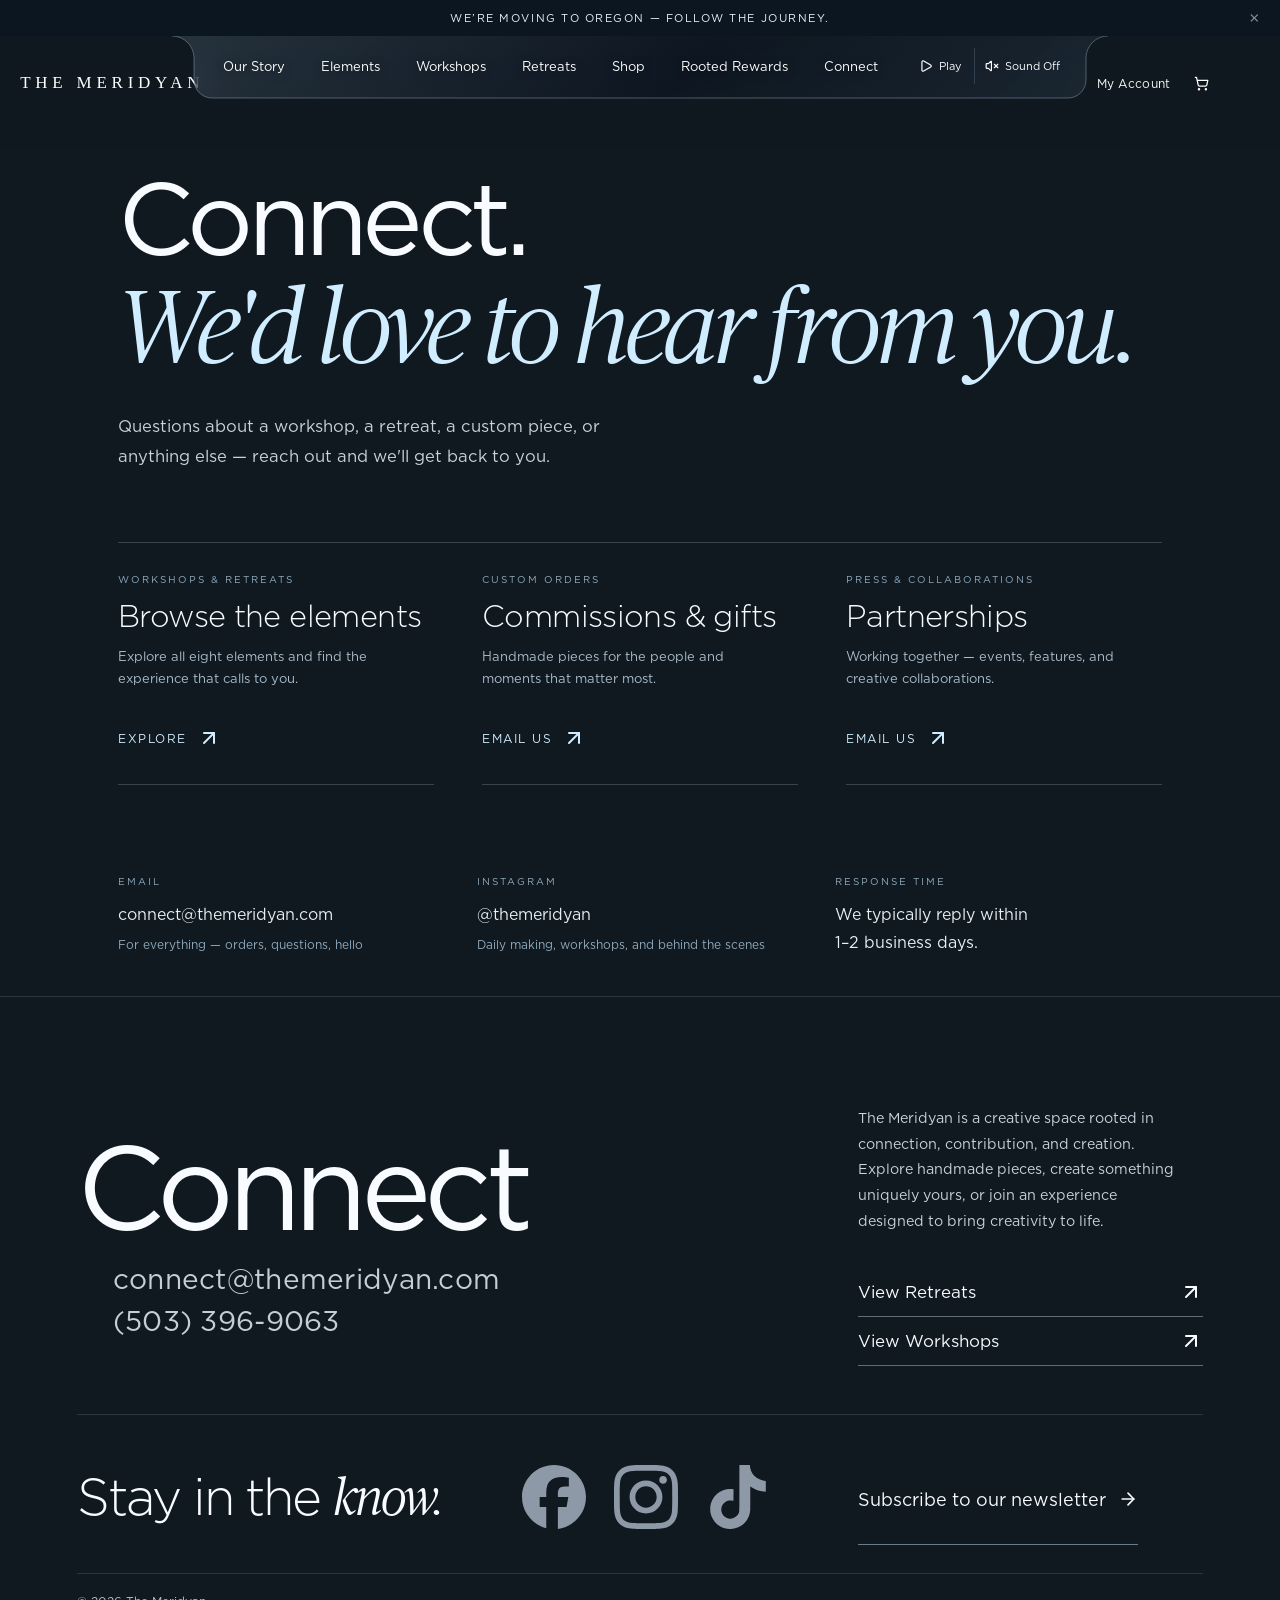
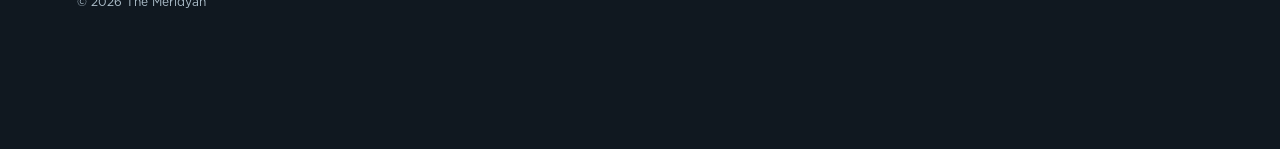
<file: connect.html>
<!DOCTYPE html>
<html lang="en">
<head>
<meta charset="utf-8">
<meta name="viewport" content="width=device-width, initial-scale=1">
<title>Connect — The Meridyan</title>
<meta name="description" content="Get in touch with The Meridyan — workshops, retreats, custom orders, and collaborations.">
<style>html,body{margin:0;padding:0;background:#101820!important;overflow-x:hidden}</style>
<link media="all" rel="stylesheet" href="css/fd61ed82119a6d0c.css">
<link media="all" rel="stylesheet" href="css/1377dd7e572981b0.css">
<link media="all" rel="stylesheet" href="css/81c3c7df92520b79.css">
<link media="all" rel="stylesheet" href="css/9e2f454f65f2772a.css">
<link media="all" rel="stylesheet" href="css/0107829da691d027.css">
<link media="all" rel="stylesheet" href="css/0ce53d15ddeab85c.css">
<link media="all" rel="stylesheet" href="css/914edfe8f866d2f8.css">
<link media="all" rel="stylesheet" href="css/b02af53e4f1dc310.css">
<link media="all" rel="stylesheet" href="css/92854c48005adeb0.css">
<link media="all" rel="stylesheet" href="css/3cbabd3b90bd09d2.css">
<link media="all" rel="stylesheet" href="css/3c0b1736c7ed2e35.css">
<link media="all" rel="stylesheet" href="css/846dfcc68f16207b.css">
<link rel="stylesheet" href="scroll-fixes.css?v=229">
<style>
.connect-wrap{max-width:1100px;margin:0 auto;padding:170px 28px 40px}
.connect-hero{margin-bottom:70px}
.connect-eyebrow{font-size:11px;letter-spacing:2.5px;color:#d0edff;text-transform:uppercase;margin:0 0 26px}
.connect-title{margin:0;color:#f8fbff;font:400 clamp(64px,8vw,120px)/.95 Gotham,Arial,sans-serif;letter-spacing:-.055em}
.connect-title em{display:block;margin-top:.08em;font:italic 300 1.02em/.98 "Publico Headline",Georgia,serif;letter-spacing:-.045em;color:#d0edff}
.connect-intro{max-width:520px;margin-top:34px;font-size:clamp(15px,1.3vw,18px);line-height:1.8;color:#c7d4dd}
.connect-grid{display:grid;grid-template-columns:repeat(3,1fr);gap:0 48px;border-top:1px solid #d0edff33}
.connect-card{display:flex;flex-direction:column;padding:30px 0 34px;border-bottom:1px solid #d0edff33;text-decoration:none;color:#f8fbff;transition:padding-left .2s}
.connect-card:hover{padding-left:10px}
.connect-card small{display:block;font-size:10px;letter-spacing:2px;color:#8faabd;text-transform:uppercase;margin-bottom:14px}
.connect-card strong{display:block;font:300 clamp(24px,2.4vw,34px)/1.15 Gotham,Arial,sans-serif;letter-spacing:-.02em;margin-bottom:12px}
.connect-card span{display:block;font-size:13px;line-height:1.7;color:#a9bdca;margin-bottom:18px;max-width:280px}
.connect-card i{display:inline-flex;align-items:center;gap:10px;font-style:normal;font-size:12px;letter-spacing:1.5px;text-transform:uppercase;color:#d0edff;margin-top:auto;padding-top:18px}
.connect-card i svg{transition:transform .2s}
.connect-card:hover i svg{transform:translate(3px,-3px)}
.connect-details{display:grid;grid-template-columns:repeat(3,1fr);gap:32px;margin-top:80px;padding-top:10px}
.connect-details h3{font-size:10px;letter-spacing:2px;color:#8faabd;text-transform:uppercase;font-weight:400;margin:0 0 14px}
.connect-details a,.connect-details p{display:block;color:#e9f0f4;text-decoration:none;font-size:16px;line-height:1.7;margin:0}
.connect-details a:hover{color:#d0edff}
.connect-details small{display:block;margin-top:8px;font-size:12px;color:#8faabd}
@media(max-width:900px){.connect-grid{grid-template-columns:1fr}.connect-details{grid-template-columns:1fr;gap:26px}}
</style>
<link rel="canonical" href="https://itsyoboyyyyyy.github.io/meridyan-scroll/connect.html"><meta property="og:type" content="website"><meta property="og:site_name" content="The Meridyan"><meta property="og:title" content="Connect — The Meridyan"><meta property="og:description" content="Get in touch with The Meridyan — workshops, retreats, custom orders, and collaborations."><meta property="og:url" content="https://itsyoboyyyyyy.github.io/meridyan-scroll/connect.html"><meta property="og:image" content="https://itsyoboyyyyyy.github.io/meridyan-scroll/site-files/hero1.jpg"><meta name="twitter:card" content="summary_large_image"><meta name="twitter:title" content="Connect — The Meridyan"><meta name="twitter:description" content="Get in touch with The Meridyan — workshops, retreats, custom orders, and collaborations."><meta name="twitter:image" content="https://itsyoboyyyyyy.github.io/meridyan-scroll/site-files/hero1.jpg"></head>
<body style="margin:0">
<header class="morpho-header" data-open="false"><a class="morpho-header-logo" href="https://www.themeridyan.com/" target="_top" aria-label="The Meridyan homepage"><span class="meridyan-wordmark">THE MERIDYAN</span></a><fieldset class="site-player" aria-label="Experience controls" data-autoplay="false" data-film-blocked="false" lang="en"><button class="site-autoplay" type="button" aria-pressed="false" aria-label="Play experience"><svg xmlns="http://www.w3.org/2000/svg" width="15" height="15" viewBox="0 0 24 24" fill="none" stroke="currentColor" stroke-width="2" stroke-linecap="round" stroke-linejoin="round" class="lucide lucide-play" aria-hidden="true"><path d="M5 5a2 2 0 0 1 3.008-1.728l11.997 6.998a2 2 0 0 1 .003 3.458l-12 7A2 2 0 0 1 5 19z"></path></svg><span>Play</span></button><button class="site-sound-toggle" type="button" aria-pressed="false" aria-label="Turn sound on"><svg xmlns="http://www.w3.org/2000/svg" width="16" height="16" viewBox="0 0 24 24" fill="none" stroke="currentColor" stroke-width="2" stroke-linecap="round" stroke-linejoin="round" class="lucide lucide-volume-x" aria-hidden="true"><path d="M11 4.702a.705.705 0 0 0-1.203-.498L6.413 7.587A1.4 1.4 0 0 1 5.416 8H3a1 1 0 0 0-1 1v6a1 1 0 0 0 1 1h2.416a1.4 1.4 0 0 1 .997.413l3.383 3.384A.705.705 0 0 0 11 19.298z"></path><line x1="22" x2="16" y1="9" y2="15"></line><line x1="16" x2="22" y1="9" y2="15"></line></svg><span>Sound<!-- --> <!-- -->Off</span></button><div hidden="" aria-hidden="true"><aside class="morpho-radio  radio-is-hidden" inert="" aria-hidden="true" aria-label="Meridyan ambient" data-playing="false" data-track="0" data-loading="false" data-muted="false"><audio preload="none" aria-hidden="true"></audio><div class="radio-info"><span class="radio-brand"><i></i><i></i><i></i> MERIDYAN <span class="radio-count" aria-hidden="true">01<!-- --> / <!-- -->08</span></span><div aria-live="polite" aria-atomic="true"><span class="radio-title" title="Wildamore">Wildamore</span><span class="radio-artist" title="The Meridyan">The Meridyan</span></div></div><div class="radio-buttons"><button disabled="" aria-label="Previous track"><svg xmlns="http://www.w3.org/2000/svg" width="13" height="13" viewBox="0 0 24 24" fill="none" stroke="currentColor" stroke-width="2" stroke-linecap="round" stroke-linejoin="round" class="lucide lucide-skip-back" aria-hidden="true"><path d="M17.971 4.285A2 2 0 0 1 21 6v12a2 2 0 0 1-3.029 1.715l-9.997-5.998a2 2 0 0 1-.003-3.432z"></path><path d="M3 20V4"></path></svg></button><button class="radio-play" aria-busy="false" aria-label="Play ambient sound"><svg xmlns="http://www.w3.org/2000/svg" width="15" height="15" viewBox="0 0 24 24" fill="none" stroke="currentColor" stroke-width="2" stroke-linecap="round" stroke-linejoin="round" class="lucide lucide-play" aria-hidden="true"><path d="M5 5a2 2 0 0 1 3.008-1.728l11.997 6.998a2 2 0 0 1 .003 3.458l-12 7A2 2 0 0 1 5 19z"></path></svg></button><button aria-label="Next track"><svg xmlns="http://www.w3.org/2000/svg" width="13" height="13" viewBox="0 0 24 24" fill="none" stroke="currentColor" stroke-width="2" stroke-linecap="round" stroke-linejoin="round" class="lucide lucide-skip-forward" aria-hidden="true"><path d="M21 4v16"></path><path d="M6.029 4.285A2 2 0 0 0 3 6v12a2 2 0 0 0 3.029 1.715l9.997-5.998a2 2 0 0 0 .003-3.432z"></path></svg></button></div></aside></div></fieldset><div class="morpho-notch"><div class="morpho-notch-glass" style="width: 616.469px; height: 62px; clip-path: path(&quot;M 0 0 A 22 22 0 0 1 22 22 L 22 44 A 18 18 0 0 0 40 62 L 576.469 62 A 18 18 0 0 0 594.469 44 L 594.469 22 A 22 22 0 0 1 616.469 0 Z&quot;);" aria-hidden="true"></div><svg class="morpho-notch-shape" viewBox="0 0 616.46875 62" style="width: 616.469px; height: 62px;" aria-hidden="true"><path d="M0,0 A22,22 0 0 1 22,22 L22,44 A18,18 0 0 0 40,62 L576.46875,62 A18,18 0 0 0 594.46875,44 L594.46875,22 A22,22 0 0 1 616.46875,0 Z"></path><path class="morpho-notch-edge" d="M0,0 A22,22 0 0 1 22,22 L22,44 A18,18 0 0 0 40,62 L576.46875,62 A18,18 0 0 0 594.46875,44 L594.46875,22 A22,22 0 0 1 616.46875,0" vector-effect="non-scaling-stroke"></path></svg><div class="morpho-notch-bar"><nav class="morpho-main-nav" aria-label="Main navigation"><a href="https://itsyoboyyyyyy.github.io/meridyan-scroll/our-story.html" target="_top" id="_R_11bqlb_-community" data-current="false"><span>Our Story</span></a><span class="nav-drop" data-menu="elements"><a href="elements.html" target="_top" data-current="false"><span>Elements</span></a></span><a id="meridyan-workshops" href="workshops.html" target="_top" data-current="false"><span>Workshops</span></a><a href="retreats.html" target="_top" data-current="false"><span>Retreats</span></a><a href="https://www.themeridyan.com/shop" target="_top" data-current="false"><span>Shop</span></a><a href="rooted-rewards.html" target="_top" data-current="false"><span>Rooted Rewards</span></a><a href="https://www.themeridyan.com/connect" target="_top" data-current="false"><span>Connect</span></a></nav><button type="button" class="morpho-mobile-trigger" aria-expanded="false" aria-controls="_R_11bqlb_-panel">Explore</button></div></div><div class="morpho-header-actions"><a class="morpho-header-login" href="https://www.themeridyan.com/account/my-account" target="_top">My Account</a><a class="morpho-header-cart" href="https://www.themeridyan.com/cart-page" target="_top" aria-label="Cart"><svg xmlns="http://www.w3.org/2000/svg" width="15" height="15" viewBox="0 0 24 24" fill="none" stroke="currentColor" stroke-width="2" stroke-linecap="round" stroke-linejoin="round"><circle cx="8" cy="21" r="1"></circle><circle cx="19" cy="21" r="1"></circle><path d="M2.05 2.05h2l2.66 12.42a2 2 0 0 0 2 1.58h9.78a2 2 0 0 0 1.95-1.57l1.65-7.43H5.12"></path></svg></a></div><section class="morpho-mega" id="meridyan-mega" aria-label="The Eight Elements" hidden>
<div class="morpho-mega-body">
<figure class="morpho-mega-film" data-playback="poster">
<video muted loop playsinline preload="none" aria-hidden="true"></video>
<figcaption><span>THE MERIDYAN</span><em id="mega-caption">Where Curiosity Grows Wild</em></figcaption>
<button type="button" id="mega-video-toggle" aria-label="Pause menu video"><svg xmlns="http://www.w3.org/2000/svg" width="13" height="13" viewBox="0 0 24 24" fill="none" stroke="currentColor" stroke-width="2" stroke-linecap="round" stroke-linejoin="round"><rect x="6" y="4" width="4" height="16" rx="1"></rect><rect x="14" y="4" width="4" height="16" rx="1"></rect></svg></button>
</figure>
<div class="morpho-mega-links">
<p class="morpho-mega-eyebrow" id="mega-eyebrow">CREATE WITH YOUR COMMUNITY</p>
<nav aria-label="Elements"><a href="element.html?e=wildamore" data-e="wildamore" target="_top"><span class="morpho-mega-number">01</span><span>Wildamore</span><svg xmlns="http://www.w3.org/2000/svg" width="14" height="14" viewBox="0 0 24 24" fill="none" stroke="currentColor" stroke-width="2" stroke-linecap="round" stroke-linejoin="round" aria-hidden="true"><path d="M7 7h10v10"></path><path d="M7 17 17 7"></path></svg></a><a href="element.html?e=siren" data-e="siren" target="_top"><span class="morpho-mega-number">02</span><span>Siren</span><svg xmlns="http://www.w3.org/2000/svg" width="14" height="14" viewBox="0 0 24 24" fill="none" stroke="currentColor" stroke-width="2" stroke-linecap="round" stroke-linejoin="round" aria-hidden="true"><path d="M7 7h10v10"></path><path d="M7 17 17 7"></path></svg></a><a href="element.html?e=ember" data-e="ember" target="_top"><span class="morpho-mega-number">03</span><span>Ember</span><svg xmlns="http://www.w3.org/2000/svg" width="14" height="14" viewBox="0 0 24 24" fill="none" stroke="currentColor" stroke-width="2" stroke-linecap="round" stroke-linejoin="round" aria-hidden="true"><path d="M7 7h10v10"></path><path d="M7 17 17 7"></path></svg></a><a href="element.html?e=horizon" data-e="horizon" target="_top"><span class="morpho-mega-number">04</span><span>Horizon</span><svg xmlns="http://www.w3.org/2000/svg" width="14" height="14" viewBox="0 0 24 24" fill="none" stroke="currentColor" stroke-width="2" stroke-linecap="round" stroke-linejoin="round" aria-hidden="true"><path d="M7 7h10v10"></path><path d="M7 17 17 7"></path></svg></a><a href="element.html?e=summit" data-e="summit" target="_top"><span class="morpho-mega-number">05</span><span>Summit</span><svg xmlns="http://www.w3.org/2000/svg" width="14" height="14" viewBox="0 0 24 24" fill="none" stroke="currentColor" stroke-width="2" stroke-linecap="round" stroke-linejoin="round" aria-hidden="true"><path d="M7 7h10v10"></path><path d="M7 17 17 7"></path></svg></a><a href="element.html?e=mirage" data-e="mirage" target="_top"><span class="morpho-mega-number">06</span><span>Mirage</span><svg xmlns="http://www.w3.org/2000/svg" width="14" height="14" viewBox="0 0 24 24" fill="none" stroke="currentColor" stroke-width="2" stroke-linecap="round" stroke-linejoin="round" aria-hidden="true"><path d="M7 7h10v10"></path><path d="M7 17 17 7"></path></svg></a><a href="element.html?e=halcyon" data-e="halcyon" target="_top"><span class="morpho-mega-number">07</span><span>Halcyon</span><svg xmlns="http://www.w3.org/2000/svg" width="14" height="14" viewBox="0 0 24 24" fill="none" stroke="currentColor" stroke-width="2" stroke-linecap="round" stroke-linejoin="round" aria-hidden="true"><path d="M7 7h10v10"></path><path d="M7 17 17 7"></path></svg></a><a href="element.html?e=astoria" data-e="astoria" target="_top"><span class="morpho-mega-number">08</span><span>Astoria</span><svg xmlns="http://www.w3.org/2000/svg" width="14" height="14" viewBox="0 0 24 24" fill="none" stroke="currentColor" stroke-width="2" stroke-linecap="round" stroke-linejoin="round" aria-hidden="true"><path d="M7 7h10v10"></path><path d="M7 17 17 7"></path></svg></a></nav>
<p class="morpho-mega-description" id="mega-desc"></p>
</div>

</div>
<div class="morpho-mega-bottom">
<a href="https://www.themeridyan.com/connect" target="_top"><svg xmlns="http://www.w3.org/2000/svg" width="16" height="16" viewBox="0 0 24 24" fill="none" stroke="currentColor" stroke-width="2" stroke-linecap="round" stroke-linejoin="round"><path d="M2.992 16.342a2 2 0 0 1 .094 1.167l-1.065 3.29a1 1 0 0 0 1.236 1.168l3.413-.998a2 2 0 0 1 1.099.092 10 10 0 1 0-4.777-4.719"></path></svg><span>Let&rsquo;s talk. <strong>Connect</strong></span><svg xmlns="http://www.w3.org/2000/svg" width="15" height="15" viewBox="0 0 24 24" fill="none" stroke="currentColor" stroke-width="2" stroke-linecap="round" stroke-linejoin="round"><path d="M7 7h10v10"></path><path d="M7 17 17 7"></path></svg></a>
<div><span>From the elements, with love.</span></div>
</div>
</section></header>
<main class="connect-wrap">
  <div class="connect-hero">
    <h1 class="connect-title">Connect.<em>We'd love to hear from you.</em></h1>
    <p class="connect-intro">Questions about a workshop, a retreat, a custom piece, or anything else — reach out and we'll get back to you.</p>
  </div>
  <div class="connect-grid">
    <a class="connect-card" href="workshops.html" target="_top">
      <small>Workshops &amp; retreats</small>
      <strong>Browse the elements</strong>
      <span>Explore all eight elements and find the experience that calls to you.</span>
      <i>Explore <svg xmlns="http://www.w3.org/2000/svg" width="24" height="24" viewBox="0 0 24 24" fill="none" stroke="currentColor" stroke-width="2" stroke-linecap="round" stroke-linejoin="round" class="lucide lucide-arrow-up-right" aria-hidden="true"><path d="M7 7h10v10"></path><path d="M7 17 17 7"></path></svg></i>
    </a>
    <a class="connect-card" href="mailto:connect@themeridyan.com">
      <small>Custom orders</small>
      <strong>Commissions &amp; gifts</strong>
      <span>Handmade pieces for the people and moments that matter most.</span>
      <i>Email us <svg xmlns="http://www.w3.org/2000/svg" width="24" height="24" viewBox="0 0 24 24" fill="none" stroke="currentColor" stroke-width="2" stroke-linecap="round" stroke-linejoin="round" class="lucide lucide-arrow-up-right" aria-hidden="true"><path d="M7 7h10v10"></path><path d="M7 17 17 7"></path></svg></i>
    </a>
    <a class="connect-card" href="mailto:connect@themeridyan.com?subject=Press%20%26%20collaborations">
      <small>Press &amp; collaborations</small>
      <strong>Partnerships</strong>
      <span>Working together — events, features, and creative collaborations.</span>
      <i>Email us <svg xmlns="http://www.w3.org/2000/svg" width="24" height="24" viewBox="0 0 24 24" fill="none" stroke="currentColor" stroke-width="2" stroke-linecap="round" stroke-linejoin="round" class="lucide lucide-arrow-up-right" aria-hidden="true"><path d="M7 7h10v10"></path><path d="M7 17 17 7"></path></svg></i>
    </a>
  </div>
  <div class="connect-details">
    <div>
      <h3>Email</h3>
      <a href="mailto:connect@themeridyan.com">connect@themeridyan.com</a>
      <small>For everything — orders, questions, hello</small>
    </div>
    <div>
      <h3>Instagram</h3>
      <a href="https://www.instagram.com/themeridyan" target="_top" rel="noopener">@themeridyan</a>
      <small>Daily making, workshops, and behind the scenes</small>
    </div>
    <div>
      <h3>Response time</h3>
      <p>We typically reply within<br>1–2 business days.</p>
      
    </div>
  </div>
</main>
<div class="morpho-outro">
<footer class="flow-footer morpho-footer"><div class="footer-story"><h2 class="footer-signature"><span>Connect</span></h2><div class="footer-invitation"><p>The Meridyan is a creative space rooted in connection, contribution, and creation. Explore handmade pieces, create something uniquely yours, or join an experience designed to bring creativity to life.</p><a class="footer-shop" href="retreats.html" target="_top">View Retreats<svg xmlns="http://www.w3.org/2000/svg" width="24" height="24" viewBox="0 0 24 24" fill="none" stroke="currentColor" stroke-width="2" stroke-linecap="round" stroke-linejoin="round" class="lucide lucide-arrow-up-right" aria-hidden="true"><path d="M7 7h10v10"></path><path d="M7 17 17 7"></path></svg></a><a class="footer-shop" href="workshops.html" target="_top">View Workshops<svg xmlns="http://www.w3.org/2000/svg" width="24" height="24" viewBox="0 0 24 24" fill="none" stroke="currentColor" stroke-width="2" stroke-linecap="round" stroke-linejoin="round" class="lucide lucide-arrow-up-right" aria-hidden="true"><path d="M7 7h10v10"></path><path d="M7 17 17 7"></path></svg></a></div></div><section class="footer-connect" id="newsletter" aria-labelledby="newsletter-title"><div class="footer-connect-copy"><h3 id="newsletter-title">Stay in the<!-- --> <em>know.</em></h3></div><a class="footer-subscribe-link" href="https://www.themeridyan.com/newsletter" target="_top">Subscribe to our newsletter <svg xmlns="http://www.w3.org/2000/svg" width="20" height="20" viewBox="0 0 24 24" fill="none" stroke="currentColor" stroke-width="2" stroke-linecap="round" stroke-linejoin="round" class="lucide lucide-arrow-right" aria-hidden="true"><path d="M5 12h14"></path><path d="m12 5 7 7-7 7"></path></svg></a></section><div class="footer-legal"><span>© <!-- -->2026<!-- --> The Meridyan</span></div><dialog class="footer-legal-dialog" aria-labelledby="legal-dialog-title"><div class="legal-sheet"><header><span>THE MERIDYAN</span><button type="button" aria-label="Close legal document" autofocus=""><svg xmlns="http://www.w3.org/2000/svg" width="24" height="24" viewBox="0 0 24 24" fill="none" stroke="currentColor" stroke-width="2" stroke-linecap="round" stroke-linejoin="round" class="lucide lucide-x" aria-hidden="true"><path d="M18 6 6 18"></path><path d="m6 6 12 12"></path></svg></button></header><h2 id="legal-dialog-title">Privacy Policy</h2><div class="legal-document" lang="en"></div></div></dialog></footer>
</div>
<script src="nav.js?v=32"></script>
</body>
</html>
</file>
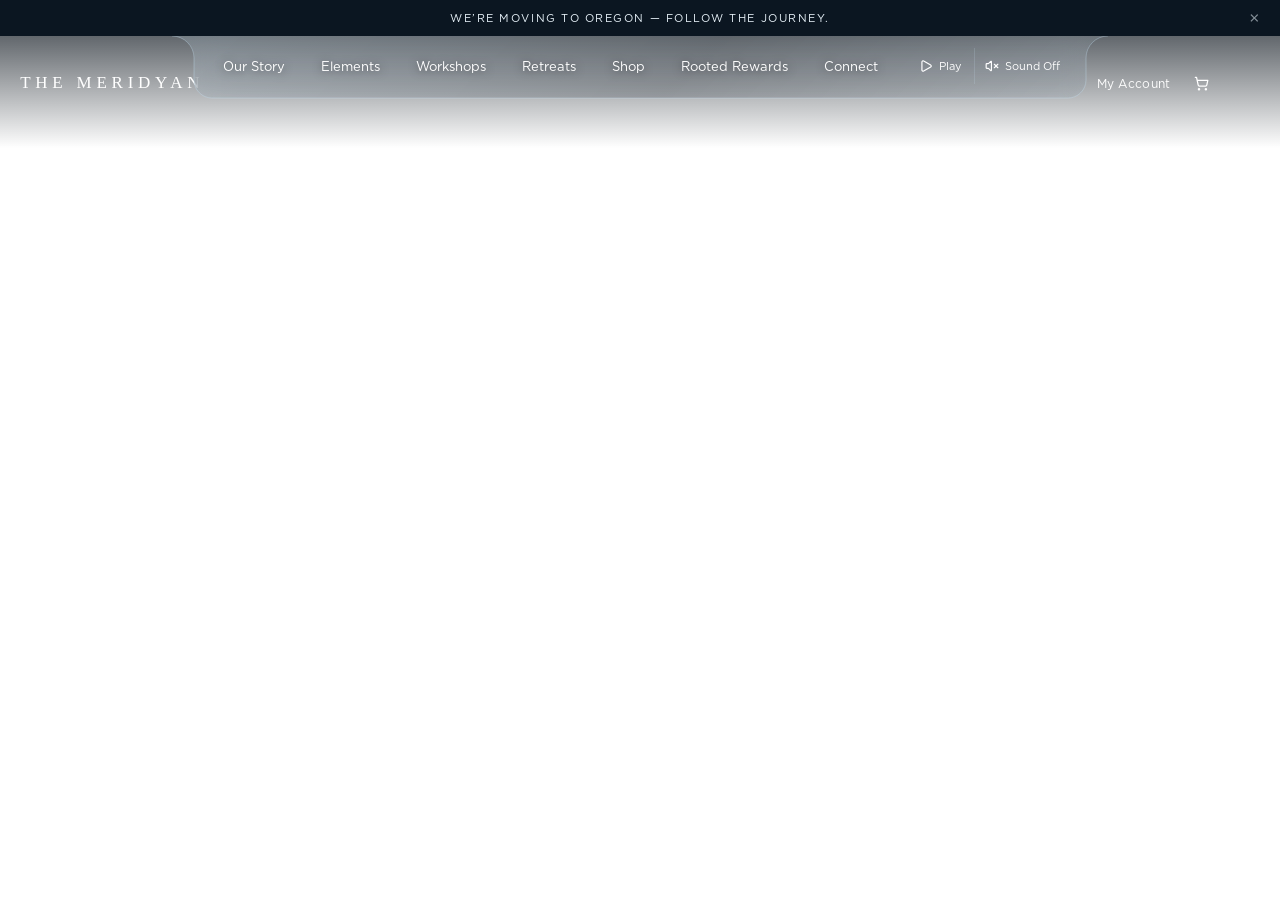
<file: nav.html>
<head>
<meta charset="utf-8">
<meta name="viewport" content="width=device-width, initial-scale=1">
<title>The Meridyan — Creative & Experiential Brand</title>
<style>html,body{margin:0;padding:0;background:#101820}</style>
<link media="all" rel="stylesheet" href="css/fd61ed82119a6d0c.css">
<link media="all" rel="stylesheet" href="css/1377dd7e572981b0.css">
<link media="all" rel="stylesheet" href="css/81c3c7df92520b79.css">
<link media="all" rel="stylesheet" href="css/9e2f454f65f2772a.css">
<link media="all" rel="stylesheet" href="css/0107829da691d027.css">
<link media="all" rel="stylesheet" href="css/0ce53d15ddeab85c.css">
<link media="all" rel="stylesheet" href="css/914edfe8f866d2f8.css">
<link media="all" rel="stylesheet" href="css/b02af53e4f1dc310.css">
<link media="all" rel="stylesheet" href="css/92854c48005adeb0.css">
<link media="all" rel="stylesheet" href="css/3cbabd3b90bd09d2.css">
<link media="all" rel="stylesheet" href="css/3c0b1736c7ed2e35.css">
<link media="all" rel="stylesheet" href="css/846dfcc68f16207b.css">
<link rel="stylesheet" href="scroll-fixes.css?v=229">
<style>html.meridyan-fm .morpho-main-nav{display:none!important}html.meridyan-fm .morpho-mobile-trigger{display:flex!important}html.meridyan-fm .morpho-header .morpho-header-actions{display:none!important}html.meridyan-fm .morpho-header .morpho-header-logo{display:none!important}html.meridyan-fm .meridyan-logo{font-size:12.5px;letter-spacing:.24em}html.meridyan-fm .morpho-header{height:74px;padding:0 20px;gap:8px}html.meridyan-fm .morpho-notch-bar{height:54px;padding:4px 9px 6px}html.meridyan-fm .morpho-mobile-trigger{min-width:82px;gap:8px;font-size:0!important}html.meridyan-fm .morpho-mobile-trigger::after{content:"Explore";font-size:12px;letter-spacing:.14em}html.meridyan-fm .morpho-header[data-open="true"] .morpho-mobile-trigger::after{content:"Close"}</style><script>if(window.innerHeight<250&&(window.innerWidth<760||(window.screen&&window.screen.width<760))){document.documentElement.classList.add('meridyan-fm')}</script><style>html,body{background:transparent!important}html,body{pointer-events:none}.morpho-header{pointer-events:auto}.morpho-mega{display:none!important}</style><style>html.meridyan-dsk .morpho-main-nav{display:flex!important}html.meridyan-dsk .morpho-mobile-trigger{display:none!important}html.meridyan-dsk .morpho-header .morpho-header-actions{display:flex!important}</style><script>var __dm=!/Mobi|Android|iPhone|iPad/i.test(navigator.userAgent);if(__dm&&((window.screen&&window.screen.width>1000)||(window.matchMedia&&window.matchMedia("(pointer:fine)").matches))){document.documentElement.classList.add("meridyan-dsk")}</script><meta name="robots" content="noindex,nofollow"></head><body style="margin:0"><header class="morpho-header" data-open="false"><a class="morpho-header-logo" href="https://www.themeridyan.com/" target="_top" aria-label="The Meridyan homepage"><span class="meridyan-wordmark">THE MERIDYAN</span></a><fieldset class="site-player" aria-label="Experience controls" data-autoplay="false" data-film-blocked="false" lang="en"><button class="site-autoplay" type="button" aria-pressed="false" aria-label="Play experience"><svg xmlns="http://www.w3.org/2000/svg" width="15" height="15" viewBox="0 0 24 24" fill="none" stroke="currentColor" stroke-width="2" stroke-linecap="round" stroke-linejoin="round" class="lucide lucide-play" aria-hidden="true"><path d="M5 5a2 2 0 0 1 3.008-1.728l11.997 6.998a2 2 0 0 1 .003 3.458l-12 7A2 2 0 0 1 5 19z"></path></svg><span>Play</span></button><button class="site-sound-toggle" type="button" aria-pressed="false" aria-label="Turn sound on"><svg xmlns="http://www.w3.org/2000/svg" width="16" height="16" viewBox="0 0 24 24" fill="none" stroke="currentColor" stroke-width="2" stroke-linecap="round" stroke-linejoin="round" class="lucide lucide-volume-x" aria-hidden="true"><path d="M11 4.702a.705.705 0 0 0-1.203-.498L6.413 7.587A1.4 1.4 0 0 1 5.416 8H3a1 1 0 0 0-1 1v6a1 1 0 0 0 1 1h2.416a1.4 1.4 0 0 1 .997.413l3.383 3.384A.705.705 0 0 0 11 19.298z"></path><line x1="22" x2="16" y1="9" y2="15"></line><line x1="16" x2="22" y1="9" y2="15"></line></svg><span>Sound<!-- --> <!-- -->Off</span></button><div hidden="" aria-hidden="true"><aside class="morpho-radio  radio-is-hidden" inert="" aria-hidden="true" aria-label="Meridyan ambient" data-playing="false" data-track="0" data-loading="false" data-muted="false"><audio preload="none" aria-hidden="true"></audio><div class="radio-info"><span class="radio-brand"><i></i><i></i><i></i> MERIDYAN <span class="radio-count" aria-hidden="true">01<!-- --> / <!-- -->08</span></span><div aria-live="polite" aria-atomic="true"><span class="radio-title" title="Wildamore">Wildamore</span><span class="radio-artist" title="The Meridyan">The Meridyan</span></div></div><div class="radio-buttons"><button disabled="" aria-label="Previous track"><svg xmlns="http://www.w3.org/2000/svg" width="13" height="13" viewBox="0 0 24 24" fill="none" stroke="currentColor" stroke-width="2" stroke-linecap="round" stroke-linejoin="round" class="lucide lucide-skip-back" aria-hidden="true"><path d="M17.971 4.285A2 2 0 0 1 21 6v12a2 2 0 0 1-3.029 1.715l-9.997-5.998a2 2 0 0 1-.003-3.432z"></path><path d="M3 20V4"></path></svg></button><button class="radio-play" aria-busy="false" aria-label="Play ambient sound"><svg xmlns="http://www.w3.org/2000/svg" width="15" height="15" viewBox="0 0 24 24" fill="none" stroke="currentColor" stroke-width="2" stroke-linecap="round" stroke-linejoin="round" class="lucide lucide-play" aria-hidden="true"><path d="M5 5a2 2 0 0 1 3.008-1.728l11.997 6.998a2 2 0 0 1 .003 3.458l-12 7A2 2 0 0 1 5 19z"></path></svg></button><button aria-label="Next track"><svg xmlns="http://www.w3.org/2000/svg" width="13" height="13" viewBox="0 0 24 24" fill="none" stroke="currentColor" stroke-width="2" stroke-linecap="round" stroke-linejoin="round" class="lucide lucide-skip-forward" aria-hidden="true"><path d="M21 4v16"></path><path d="M6.029 4.285A2 2 0 0 0 3 6v12a2 2 0 0 0 3.029 1.715l9.997-5.998a2 2 0 0 0 .003-3.432z"></path></svg></button></div></aside></div></fieldset><div class="morpho-notch"><div class="morpho-notch-glass" style="width: 616.469px; height: 62px; clip-path: path(&quot;M 0 0 A 22 22 0 0 1 22 22 L 22 44 A 18 18 0 0 0 40 62 L 576.469 62 A 18 18 0 0 0 594.469 44 L 594.469 22 A 22 22 0 0 1 616.469 0 Z&quot;);" aria-hidden="true"></div><svg class="morpho-notch-shape" viewBox="0 0 616.46875 62" style="width: 616.469px; height: 62px;" aria-hidden="true"><path d="M0,0 A22,22 0 0 1 22,22 L22,44 A18,18 0 0 0 40,62 L576.46875,62 A18,18 0 0 0 594.46875,44 L594.46875,22 A22,22 0 0 1 616.46875,0 Z"></path><path class="morpho-notch-edge" d="M0,0 A22,22 0 0 1 22,22 L22,44 A18,18 0 0 0 40,62 L576.46875,62 A18,18 0 0 0 594.46875,44 L594.46875,22 A22,22 0 0 1 616.46875,0" vector-effect="non-scaling-stroke"></path></svg><div class="morpho-notch-bar"><nav class="morpho-main-nav" aria-label="Main navigation"><a href="https://itsyoboyyyyyy.github.io/meridyan-scroll/our-story.html" target="_top" id="_R_11bqlb_-community" data-current="false"><span>Our Story</span></a><span class="nav-drop" data-menu="elements"><a href="elements.html" target="_top" data-current="false"><span>Elements</span></a></span><a id="meridyan-workshops" href="workshops.html" target="_top" data-current="false"><span>Workshops</span></a><a href="retreats.html" target="_top" data-current="false"><span>Retreats</span></a><a href="https://www.themeridyan.com/shop" target="_top" data-current="false"><span>Shop</span></a><a href="rooted-rewards.html" target="_top" data-current="false"><span>Rooted Rewards</span></a><a href="https://www.themeridyan.com/connect" target="_top" data-current="false"><span>Connect</span></a></nav><button type="button" class="morpho-mobile-trigger" aria-expanded="false" aria-controls="_R_11bqlb_-panel">Explore</button></div></div><div class="morpho-header-actions"><a class="morpho-header-login" href="https://www.themeridyan.com/account/my-account" target="_top">My Account</a><a class="morpho-header-cart" href="https://www.themeridyan.com/cart-page" target="_top" aria-label="Cart"><svg xmlns="http://www.w3.org/2000/svg" width="15" height="15" viewBox="0 0 24 24" fill="none" stroke="currentColor" stroke-width="2" stroke-linecap="round" stroke-linejoin="round"><circle cx="8" cy="21" r="1"></circle><circle cx="19" cy="21" r="1"></circle><path d="M2.05 2.05h2l2.66 12.42a2 2 0 0 0 2 1.58h9.78a2 2 0 0 0 1.95-1.57l1.65-7.43H5.12"></path></svg></a></div><section class="morpho-mega" id="meridyan-mega" aria-label="The Eight Elements" hidden>
<div class="morpho-mega-body">
<figure class="morpho-mega-film" data-playback="poster">
<video muted loop playsinline preload="none" aria-hidden="true"></video>
<figcaption><span>THE MERIDYAN</span><em id="mega-caption">Where Curiosity Grows Wild</em></figcaption>
<button type="button" id="mega-video-toggle" aria-label="Pause menu video"><svg xmlns="http://www.w3.org/2000/svg" width="13" height="13" viewBox="0 0 24 24" fill="none" stroke="currentColor" stroke-width="2" stroke-linecap="round" stroke-linejoin="round"><rect x="6" y="4" width="4" height="16" rx="1"></rect><rect x="14" y="4" width="4" height="16" rx="1"></rect></svg></button>
</figure>
<div class="morpho-mega-links">
<p class="morpho-mega-eyebrow" id="mega-eyebrow">CREATE WITH YOUR COMMUNITY</p>
<nav aria-label="Elements"><a href="element.html?e=wildamore" data-e="wildamore" target="_top"><span class="morpho-mega-number">01</span><span>Wildamore</span><svg xmlns="http://www.w3.org/2000/svg" width="14" height="14" viewBox="0 0 24 24" fill="none" stroke="currentColor" stroke-width="2" stroke-linecap="round" stroke-linejoin="round" aria-hidden="true"><path d="M7 7h10v10"></path><path d="M7 17 17 7"></path></svg></a><a href="element.html?e=siren" data-e="siren" target="_top"><span class="morpho-mega-number">02</span><span>Siren</span><svg xmlns="http://www.w3.org/2000/svg" width="14" height="14" viewBox="0 0 24 24" fill="none" stroke="currentColor" stroke-width="2" stroke-linecap="round" stroke-linejoin="round" aria-hidden="true"><path d="M7 7h10v10"></path><path d="M7 17 17 7"></path></svg></a><a href="element.html?e=ember" data-e="ember" target="_top"><span class="morpho-mega-number">03</span><span>Ember</span><svg xmlns="http://www.w3.org/2000/svg" width="14" height="14" viewBox="0 0 24 24" fill="none" stroke="currentColor" stroke-width="2" stroke-linecap="round" stroke-linejoin="round" aria-hidden="true"><path d="M7 7h10v10"></path><path d="M7 17 17 7"></path></svg></a><a href="element.html?e=horizon" data-e="horizon" target="_top"><span class="morpho-mega-number">04</span><span>Horizon</span><svg xmlns="http://www.w3.org/2000/svg" width="14" height="14" viewBox="0 0 24 24" fill="none" stroke="currentColor" stroke-width="2" stroke-linecap="round" stroke-linejoin="round" aria-hidden="true"><path d="M7 7h10v10"></path><path d="M7 17 17 7"></path></svg></a><a href="element.html?e=summit" data-e="summit" target="_top"><span class="morpho-mega-number">05</span><span>Summit</span><svg xmlns="http://www.w3.org/2000/svg" width="14" height="14" viewBox="0 0 24 24" fill="none" stroke="currentColor" stroke-width="2" stroke-linecap="round" stroke-linejoin="round" aria-hidden="true"><path d="M7 7h10v10"></path><path d="M7 17 17 7"></path></svg></a><a href="element.html?e=mirage" data-e="mirage" target="_top"><span class="morpho-mega-number">06</span><span>Mirage</span><svg xmlns="http://www.w3.org/2000/svg" width="14" height="14" viewBox="0 0 24 24" fill="none" stroke="currentColor" stroke-width="2" stroke-linecap="round" stroke-linejoin="round" aria-hidden="true"><path d="M7 7h10v10"></path><path d="M7 17 17 7"></path></svg></a><a href="element.html?e=halcyon" data-e="halcyon" target="_top"><span class="morpho-mega-number">07</span><span>Halcyon</span><svg xmlns="http://www.w3.org/2000/svg" width="14" height="14" viewBox="0 0 24 24" fill="none" stroke="currentColor" stroke-width="2" stroke-linecap="round" stroke-linejoin="round" aria-hidden="true"><path d="M7 7h10v10"></path><path d="M7 17 17 7"></path></svg></a><a href="element.html?e=astoria" data-e="astoria" target="_top"><span class="morpho-mega-number">08</span><span>Astoria</span><svg xmlns="http://www.w3.org/2000/svg" width="14" height="14" viewBox="0 0 24 24" fill="none" stroke="currentColor" stroke-width="2" stroke-linecap="round" stroke-linejoin="round" aria-hidden="true"><path d="M7 7h10v10"></path><path d="M7 17 17 7"></path></svg></a></nav>
<p class="morpho-mega-description" id="mega-desc"></p>
</div>

</div>
<div class="morpho-mega-bottom">
<a href="https://www.themeridyan.com/connect" target="_top"><svg xmlns="http://www.w3.org/2000/svg" width="16" height="16" viewBox="0 0 24 24" fill="none" stroke="currentColor" stroke-width="2" stroke-linecap="round" stroke-linejoin="round"><path d="M2.992 16.342a2 2 0 0 1 .094 1.167l-1.065 3.29a1 1 0 0 0 1.236 1.168l3.413-.998a2 2 0 0 1 1.099.092 10 10 0 1 0-4.777-4.719"></path></svg><span>Let&rsquo;s talk. <strong>Connect</strong></span><svg xmlns="http://www.w3.org/2000/svg" width="15" height="15" viewBox="0 0 24 24" fill="none" stroke="currentColor" stroke-width="2" stroke-linecap="round" stroke-linejoin="round"><path d="M7 7h10v10"></path><path d="M7 17 17 7"></path></svg></a>
<div><span>From the elements, with love.</span></div>
</div>
</section></header><script src="nav.js?v=32"></script></body></html>
</file>
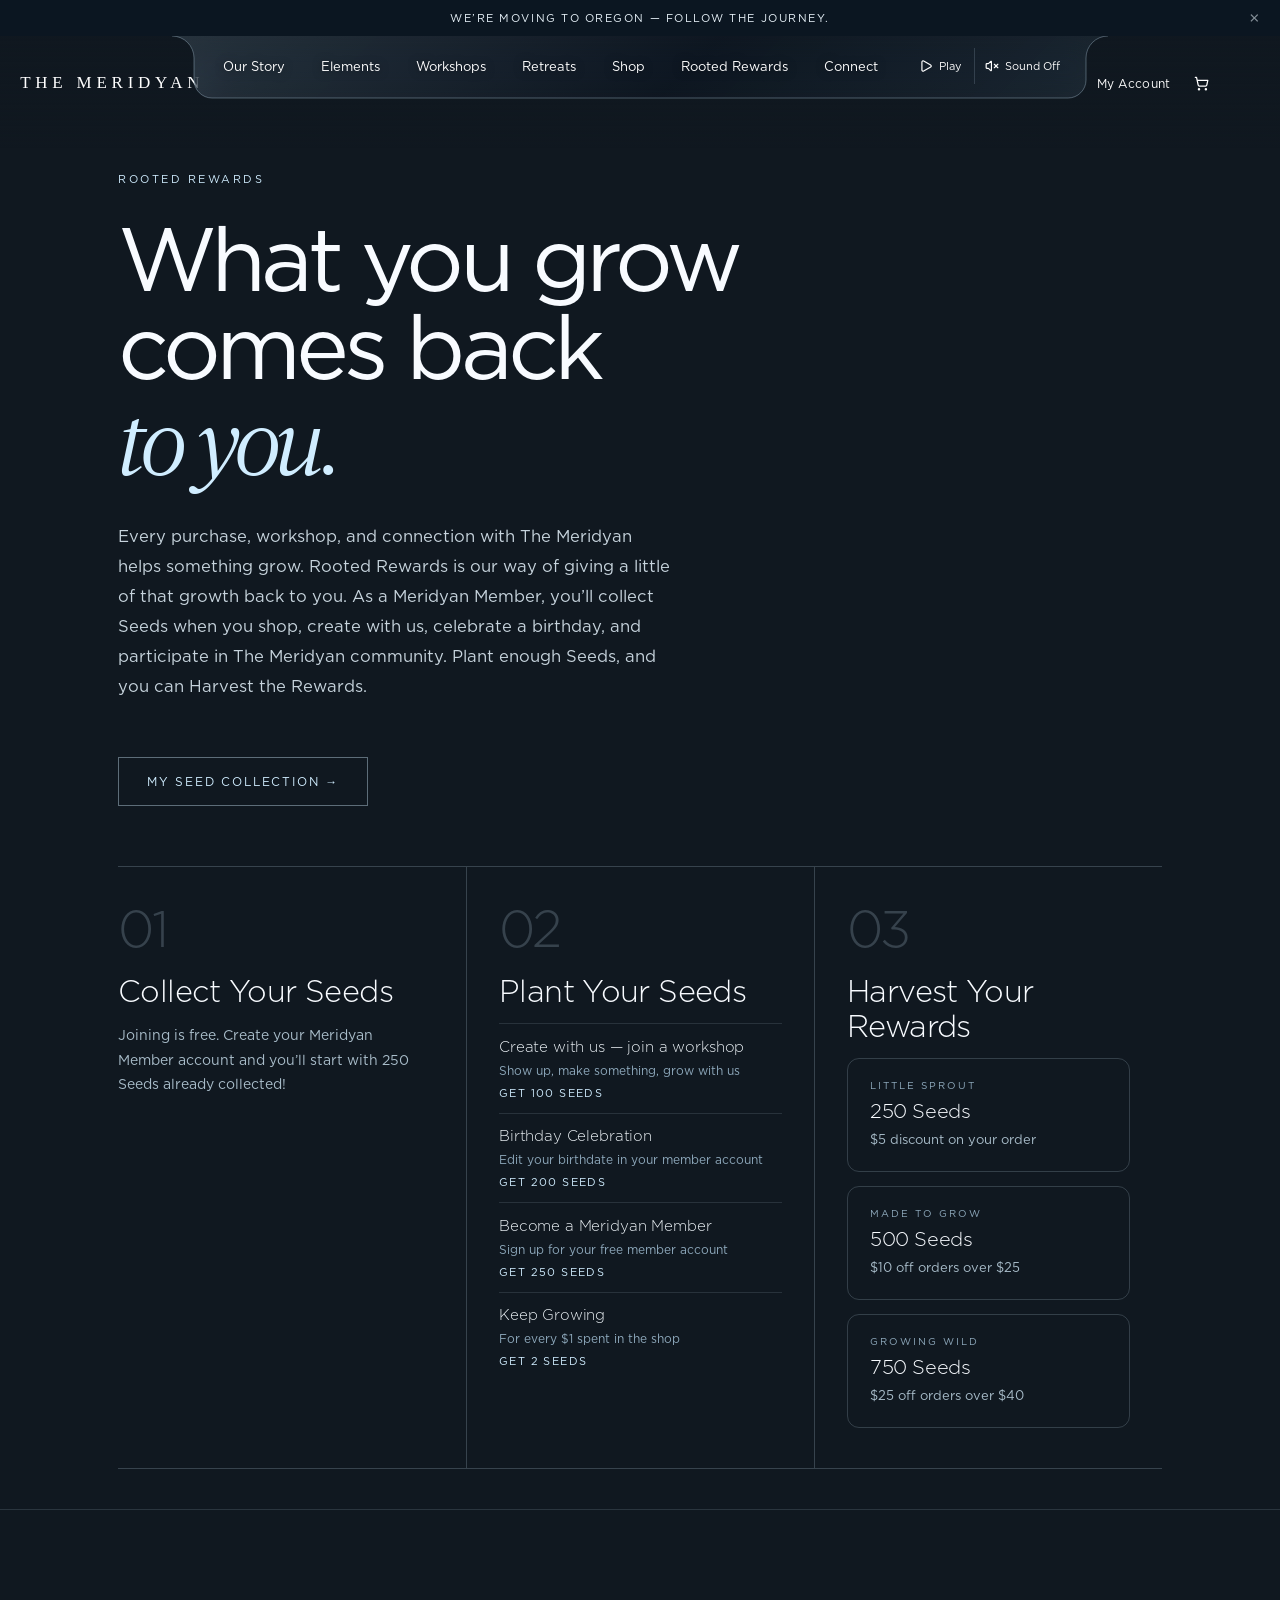
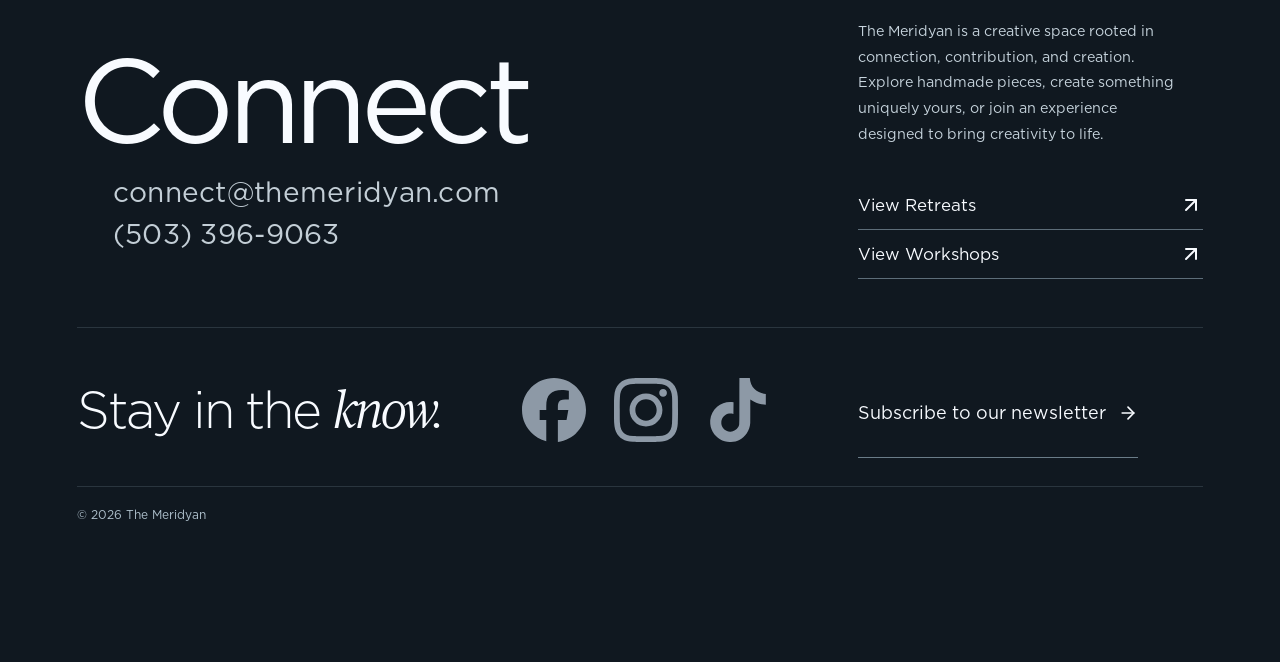
<file: rooted-rewards.html>
<!DOCTYPE html>
<html lang="en">
<head>
<meta charset="utf-8">
<meta name="viewport" content="width=device-width, initial-scale=1">
<title>Rooted Rewards — The Meridyan</title>
<meta name="description" content="Rooted Rewards — every purchase, workshop, and connection helps something grow. Collect Seeds, Plant them, and Harvest the Rewards.">
<style>html,body{margin:0;padding:0;background:#101820!important;overflow-x:hidden}</style>
<link media="all" rel="stylesheet" href="css/fd61ed82119a6d0c.css">
<link media="all" rel="stylesheet" href="css/1377dd7e572981b0.css">
<link media="all" rel="stylesheet" href="css/81c3c7df92520b79.css">
<link media="all" rel="stylesheet" href="css/9e2f454f65f2772a.css">
<link media="all" rel="stylesheet" href="css/0107829da691d027.css">
<link media="all" rel="stylesheet" href="css/0ce53d15ddeab85c.css">
<link media="all" rel="stylesheet" href="css/914edfe8f866d2f8.css">
<link media="all" rel="stylesheet" href="css/b02af53e4f1dc310.css">
<link media="all" rel="stylesheet" href="css/92854c48005adeb0.css">
<link media="all" rel="stylesheet" href="css/3cbabd3b90bd09d2.css">
<link media="all" rel="stylesheet" href="css/3c0b1736c7ed2e35.css">
<link media="all" rel="stylesheet" href="css/846dfcc68f16207b.css">
<link rel="stylesheet" href="scroll-fixes.css?v=229">
<style>
.rr-wrap{max-width:1100px;margin:0 auto;padding:170px 28px 40px}
.rr-hero{margin-bottom:60px}
.rr-eyebrow{font-size:11px;letter-spacing:2.5px;color:#d0edff;text-transform:uppercase;margin:0 0 26px}
.rr-title{margin:0;color:#f8fbff;font:400 clamp(56px,7vw,110px)/.98 Gotham,Arial,sans-serif;letter-spacing:-.055em}
.rr-title em{display:block;margin-top:.08em;font:italic 300 1.02em/.98 "Publico Headline",Georgia,serif;letter-spacing:-.045em;color:#d0edff}
.rr-intro{max-width:560px;margin-top:34px;font-size:clamp(15px,1.3vw,18px);line-height:1.8;color:#c7d4dd}
.rr-cta{display:inline-flex;align-items:center;gap:12px;margin-top:38px;padding:16px 28px;border:1px solid #d0edff66;color:#d0edff;text-decoration:none;font-size:12px;letter-spacing:1.8px;text-transform:uppercase;transition:background .2s,color .2s,border-color .2s}
.rr-cta:hover{background:#d0edff;color:#101820;border-color:#d0edff}
.rr-steps{display:grid;grid-template-columns:repeat(3,1fr);gap:0;border-top:1px solid #d0edff33}
.rr-step{padding:36px 32px 40px 0;border-bottom:1px solid #d0edff33}
.rr-step+.rr-step{padding-left:32px;border-left:1px solid #d0edff33}
.rr-step-num{font:300 clamp(40px,4vw,64px)/1 Gotham,Arial,sans-serif;color:#d0edff33;letter-spacing:-.03em;display:block;margin-bottom:20px}
.rr-step h2{margin:0 0 14px;color:#f8fbff;font:300 clamp(24px,2.4vw,34px)/1.15 Gotham,Arial,sans-serif;letter-spacing:-.02em}
.rr-step>p{margin:0 0 22px;font-size:14px;line-height:1.75;color:#a9bdca;max-width:300px}
.rr-earn{list-style:none;margin:0;padding:0}
.rr-earn li{display:flex;flex-direction:column;gap:4px;padding:13px 0;border-top:1px solid #d0edff1f}
.rr-earn li strong{font:300 15px/1.3 Gotham,Arial,sans-serif;color:#eef4f8;letter-spacing:-.01em}
.rr-earn li span{font-size:12px;line-height:1.55;color:#8faabd}
.rr-earn li em{font-style:normal;font-size:11px;letter-spacing:1.4px;text-transform:uppercase;color:#d0edff;margin-top:2px}
.rr-tier{border:1px solid #d0edff2e;border-radius:12px;padding:20px 22px;margin-bottom:14px}
.rr-tier:last-child{margin-bottom:0}
.rr-tier small{display:block;font-size:10px;letter-spacing:2px;color:#8faabd;text-transform:uppercase;margin-bottom:8px}
.rr-tier strong{display:block;font:300 20px/1.2 Gotham,Arial,sans-serif;color:#f8fbff;letter-spacing:-.02em;margin-bottom:6px}
.rr-tier span{font-size:13px;line-height:1.6;color:#a9bdca}
@media(max-width:900px){.rr-steps{grid-template-columns:1fr}.rr-step{padding:30px 0;border-left:none!important}.rr-step+.rr-step{padding-left:0;border-top:1px solid #d0edff33}}
</style></style>
<link rel="canonical" href="https://itsyoboyyyyyy.github.io/meridyan-scroll/rooted-rewards.html"><meta property="og:type" content="website"><meta property="og:site_name" content="The Meridyan"><meta property="og:title" content="Rooted Rewards — The Meridyan"><meta property="og:description" content="Rooted Rewards — every purchase, workshop, and connection helps something grow. Collect Seeds, Plant them, and Harvest the Rewards."><meta property="og:url" content="https://itsyoboyyyyyy.github.io/meridyan-scroll/rooted-rewards.html"><meta property="og:image" content="https://itsyoboyyyyyy.github.io/meridyan-scroll/site-files/hero1.jpg"><meta name="twitter:card" content="summary_large_image"><meta name="twitter:title" content="Rooted Rewards — The Meridyan"><meta name="twitter:description" content="Rooted Rewards — every purchase, workshop, and connection helps something grow. Collect Seeds, Plant them, and Harvest the Rewards."><meta name="twitter:image" content="https://itsyoboyyyyyy.github.io/meridyan-scroll/site-files/hero1.jpg"></head>
<body style="margin:0">
<header class="morpho-header" data-open="false"><a class="morpho-header-logo" href="https://www.themeridyan.com/" target="_top" aria-label="The Meridyan homepage"><span class="meridyan-wordmark">THE MERIDYAN</span></a><fieldset class="site-player" aria-label="Experience controls" data-autoplay="false" data-film-blocked="false" lang="en"><button class="site-autoplay" type="button" aria-pressed="false" aria-label="Play experience"><svg xmlns="http://www.w3.org/2000/svg" width="15" height="15" viewBox="0 0 24 24" fill="none" stroke="currentColor" stroke-width="2" stroke-linecap="round" stroke-linejoin="round" class="lucide lucide-play" aria-hidden="true"><path d="M5 5a2 2 0 0 1 3.008-1.728l11.997 6.998a2 2 0 0 1 .003 3.458l-12 7A2 2 0 0 1 5 19z"></path></svg><span>Play</span></button><button class="site-sound-toggle" type="button" aria-pressed="false" aria-label="Turn sound on"><svg xmlns="http://www.w3.org/2000/svg" width="16" height="16" viewBox="0 0 24 24" fill="none" stroke="currentColor" stroke-width="2" stroke-linecap="round" stroke-linejoin="round" class="lucide lucide-volume-x" aria-hidden="true"><path d="M11 4.702a.705.705 0 0 0-1.203-.498L6.413 7.587A1.4 1.4 0 0 1 5.416 8H3a1 1 0 0 0-1 1v6a1 1 0 0 0 1 1h2.416a1.4 1.4 0 0 1 .997.413l3.383 3.384A.705.705 0 0 0 11 19.298z"></path><line x1="22" x2="16" y1="9" y2="15"></line><line x1="16" x2="22" y1="9" y2="15"></line></svg><span>Sound<!-- --> <!-- -->Off</span></button><div hidden="" aria-hidden="true"><aside class="morpho-radio  radio-is-hidden" inert="" aria-hidden="true" aria-label="Meridyan ambient" data-playing="false" data-track="0" data-loading="false" data-muted="false"><audio preload="none" aria-hidden="true"></audio><div class="radio-info"><span class="radio-brand"><i></i><i></i><i></i> MERIDYAN <span class="radio-count" aria-hidden="true">01<!-- --> / <!-- -->08</span></span><div aria-live="polite" aria-atomic="true"><span class="radio-title" title="Wildamore">Wildamore</span><span class="radio-artist" title="The Meridyan">The Meridyan</span></div></div><div class="radio-buttons"><button disabled="" aria-label="Previous track"><svg xmlns="http://www.w3.org/2000/svg" width="13" height="13" viewBox="0 0 24 24" fill="none" stroke="currentColor" stroke-width="2" stroke-linecap="round" stroke-linejoin="round" class="lucide lucide-skip-back" aria-hidden="true"><path d="M17.971 4.285A2 2 0 0 1 21 6v12a2 2 0 0 1-3.029 1.715l-9.997-5.998a2 2 0 0 1-.003-3.432z"></path><path d="M3 20V4"></path></svg></button><button class="radio-play" aria-busy="false" aria-label="Play ambient sound"><svg xmlns="http://www.w3.org/2000/svg" width="15" height="15" viewBox="0 0 24 24" fill="none" stroke="currentColor" stroke-width="2" stroke-linecap="round" stroke-linejoin="round" class="lucide lucide-play" aria-hidden="true"><path d="M5 5a2 2 0 0 1 3.008-1.728l11.997 6.998a2 2 0 0 1 .003 3.458l-12 7A2 2 0 0 1 5 19z"></path></svg></button><button aria-label="Next track"><svg xmlns="http://www.w3.org/2000/svg" width="13" height="13" viewBox="0 0 24 24" fill="none" stroke="currentColor" stroke-width="2" stroke-linecap="round" stroke-linejoin="round" class="lucide lucide-skip-forward" aria-hidden="true"><path d="M21 4v16"></path><path d="M6.029 4.285A2 2 0 0 0 3 6v12a2 2 0 0 0 3.029 1.715l9.997-5.998a2 2 0 0 0 .003-3.432z"></path></svg></button></div></aside></div></fieldset><div class="morpho-notch"><div class="morpho-notch-glass" style="width: 616.469px; height: 62px; clip-path: path(&quot;M 0 0 A 22 22 0 0 1 22 22 L 22 44 A 18 18 0 0 0 40 62 L 576.469 62 A 18 18 0 0 0 594.469 44 L 594.469 22 A 22 22 0 0 1 616.469 0 Z&quot;);" aria-hidden="true"></div><svg class="morpho-notch-shape" viewBox="0 0 616.46875 62" style="width: 616.469px; height: 62px;" aria-hidden="true"><path d="M0,0 A22,22 0 0 1 22,22 L22,44 A18,18 0 0 0 40,62 L576.46875,62 A18,18 0 0 0 594.46875,44 L594.46875,22 A22,22 0 0 1 616.46875,0 Z"></path><path class="morpho-notch-edge" d="M0,0 A22,22 0 0 1 22,22 L22,44 A18,18 0 0 0 40,62 L576.46875,62 A18,18 0 0 0 594.46875,44 L594.46875,22 A22,22 0 0 1 616.46875,0" vector-effect="non-scaling-stroke"></path></svg><div class="morpho-notch-bar"><nav class="morpho-main-nav" aria-label="Main navigation"><a href="https://itsyoboyyyyyy.github.io/meridyan-scroll/our-story.html" target="_top" id="_R_11bqlb_-community" data-current="false"><span>Our Story</span></a><span class="nav-drop" data-menu="elements"><a href="elements.html" target="_top" data-current="false"><span>Elements</span></a></span><a id="meridyan-workshops" href="workshops.html" target="_top" data-current="false"><span>Workshops</span></a><a href="retreats.html" target="_top" data-current="false"><span>Retreats</span></a><a href="https://www.themeridyan.com/shop" target="_top" data-current="false"><span>Shop</span></a><a href="rooted-rewards.html" target="_top" data-current="false"><span>Rooted Rewards</span></a><a href="https://www.themeridyan.com/connect" target="_top" data-current="false"><span>Connect</span></a></nav><button type="button" class="morpho-mobile-trigger" aria-expanded="false" aria-controls="_R_11bqlb_-panel">Explore</button></div></div><div class="morpho-header-actions"><a class="morpho-header-login" href="https://www.themeridyan.com/account/my-account" target="_top">My Account</a><a class="morpho-header-cart" href="https://www.themeridyan.com/cart-page" target="_top" aria-label="Cart"><svg xmlns="http://www.w3.org/2000/svg" width="15" height="15" viewBox="0 0 24 24" fill="none" stroke="currentColor" stroke-width="2" stroke-linecap="round" stroke-linejoin="round"><circle cx="8" cy="21" r="1"></circle><circle cx="19" cy="21" r="1"></circle><path d="M2.05 2.05h2l2.66 12.42a2 2 0 0 0 2 1.58h9.78a2 2 0 0 0 1.95-1.57l1.65-7.43H5.12"></path></svg></a></div><section class="morpho-mega" id="meridyan-mega" aria-label="The Eight Elements" hidden>
<div class="morpho-mega-body">
<figure class="morpho-mega-film" data-playback="poster">
<video muted loop playsinline preload="none" aria-hidden="true"></video>
<figcaption><span>THE MERIDYAN</span><em id="mega-caption">Where Curiosity Grows Wild</em></figcaption>
<button type="button" id="mega-video-toggle" aria-label="Pause menu video"><svg xmlns="http://www.w3.org/2000/svg" width="13" height="13" viewBox="0 0 24 24" fill="none" stroke="currentColor" stroke-width="2" stroke-linecap="round" stroke-linejoin="round"><rect x="6" y="4" width="4" height="16" rx="1"></rect><rect x="14" y="4" width="4" height="16" rx="1"></rect></svg></button>
</figure>
<div class="morpho-mega-links">
<p class="morpho-mega-eyebrow" id="mega-eyebrow">CREATE WITH YOUR COMMUNITY</p>
<nav aria-label="Elements"><a href="element.html?e=wildamore" data-e="wildamore" target="_top"><span class="morpho-mega-number">01</span><span>Wildamore</span><svg xmlns="http://www.w3.org/2000/svg" width="14" height="14" viewBox="0 0 24 24" fill="none" stroke="currentColor" stroke-width="2" stroke-linecap="round" stroke-linejoin="round" aria-hidden="true"><path d="M7 7h10v10"></path><path d="M7 17 17 7"></path></svg></a><a href="element.html?e=siren" data-e="siren" target="_top"><span class="morpho-mega-number">02</span><span>Siren</span><svg xmlns="http://www.w3.org/2000/svg" width="14" height="14" viewBox="0 0 24 24" fill="none" stroke="currentColor" stroke-width="2" stroke-linecap="round" stroke-linejoin="round" aria-hidden="true"><path d="M7 7h10v10"></path><path d="M7 17 17 7"></path></svg></a><a href="element.html?e=ember" data-e="ember" target="_top"><span class="morpho-mega-number">03</span><span>Ember</span><svg xmlns="http://www.w3.org/2000/svg" width="14" height="14" viewBox="0 0 24 24" fill="none" stroke="currentColor" stroke-width="2" stroke-linecap="round" stroke-linejoin="round" aria-hidden="true"><path d="M7 7h10v10"></path><path d="M7 17 17 7"></path></svg></a><a href="element.html?e=horizon" data-e="horizon" target="_top"><span class="morpho-mega-number">04</span><span>Horizon</span><svg xmlns="http://www.w3.org/2000/svg" width="14" height="14" viewBox="0 0 24 24" fill="none" stroke="currentColor" stroke-width="2" stroke-linecap="round" stroke-linejoin="round" aria-hidden="true"><path d="M7 7h10v10"></path><path d="M7 17 17 7"></path></svg></a><a href="element.html?e=summit" data-e="summit" target="_top"><span class="morpho-mega-number">05</span><span>Summit</span><svg xmlns="http://www.w3.org/2000/svg" width="14" height="14" viewBox="0 0 24 24" fill="none" stroke="currentColor" stroke-width="2" stroke-linecap="round" stroke-linejoin="round" aria-hidden="true"><path d="M7 7h10v10"></path><path d="M7 17 17 7"></path></svg></a><a href="element.html?e=mirage" data-e="mirage" target="_top"><span class="morpho-mega-number">06</span><span>Mirage</span><svg xmlns="http://www.w3.org/2000/svg" width="14" height="14" viewBox="0 0 24 24" fill="none" stroke="currentColor" stroke-width="2" stroke-linecap="round" stroke-linejoin="round" aria-hidden="true"><path d="M7 7h10v10"></path><path d="M7 17 17 7"></path></svg></a><a href="element.html?e=halcyon" data-e="halcyon" target="_top"><span class="morpho-mega-number">07</span><span>Halcyon</span><svg xmlns="http://www.w3.org/2000/svg" width="14" height="14" viewBox="0 0 24 24" fill="none" stroke="currentColor" stroke-width="2" stroke-linecap="round" stroke-linejoin="round" aria-hidden="true"><path d="M7 7h10v10"></path><path d="M7 17 17 7"></path></svg></a><a href="element.html?e=astoria" data-e="astoria" target="_top"><span class="morpho-mega-number">08</span><span>Astoria</span><svg xmlns="http://www.w3.org/2000/svg" width="14" height="14" viewBox="0 0 24 24" fill="none" stroke="currentColor" stroke-width="2" stroke-linecap="round" stroke-linejoin="round" aria-hidden="true"><path d="M7 7h10v10"></path><path d="M7 17 17 7"></path></svg></a></nav>
<p class="morpho-mega-description" id="mega-desc"></p>
</div>

</div>
<div class="morpho-mega-bottom">
<a href="https://www.themeridyan.com/connect" target="_top"><svg xmlns="http://www.w3.org/2000/svg" width="16" height="16" viewBox="0 0 24 24" fill="none" stroke="currentColor" stroke-width="2" stroke-linecap="round" stroke-linejoin="round"><path d="M2.992 16.342a2 2 0 0 1 .094 1.167l-1.065 3.29a1 1 0 0 0 1.236 1.168l3.413-.998a2 2 0 0 1 1.099.092 10 10 0 1 0-4.777-4.719"></path></svg><span>Let&rsquo;s talk. <strong>Connect</strong></span><svg xmlns="http://www.w3.org/2000/svg" width="15" height="15" viewBox="0 0 24 24" fill="none" stroke="currentColor" stroke-width="2" stroke-linecap="round" stroke-linejoin="round"><path d="M7 7h10v10"></path><path d="M7 17 17 7"></path></svg></a>
<div><span>From the elements, with love.</span></div>
</div>
</section></header>
<main class="rr-wrap">
  <div class="rr-hero">
    <p class="rr-eyebrow">Rooted Rewards</p>
    <h1 class="rr-title">What you grow<br>comes back<em>to you.</em></h1>
    <p class="rr-intro">Every purchase, workshop, and connection with The Meridyan helps something grow. Rooted Rewards is our way of giving a little of that growth back to you. As a Meridyan Member, you&rsquo;ll collect Seeds when you shop, create with us, celebrate a birthday, and participate in The Meridyan community. Plant enough Seeds, and you can Harvest the Rewards.</p>
    <a class="rr-cta" href="https://www.themeridyan.com/account/my-rewards" target="_top">My Seed Collection &rarr;</a>
  </div>
  <div class="rr-steps">
    <div class="rr-step">
      <span class="rr-step-num">01</span>
      <h2>Collect Your Seeds</h2>
      <p>Joining is free. Create your Meridyan Member account and you&rsquo;ll start with 250 Seeds already collected!</p>
    </div>
    <div class="rr-step">
      <span class="rr-step-num">02</span>
      <h2>Plant Your Seeds</h2>
      <ul class="rr-earn">
        <li><a href="workshops.html" target="_top" style="text-decoration:none;color:inherit;display:block"><strong>Create with us — join a workshop</strong></a><span>Show up, make something, grow with us</span><em>Get 100 Seeds</em></li>
        <li><strong>Birthday Celebration</strong><span>Edit your birthdate in your member account</span><em>Get 200 Seeds</em></li>
        <li><a href="https://www.themeridyan.com/account/my-account" target="_top" style="text-decoration:none;color:inherit;display:block"><strong>Become a Meridyan Member</strong></a><span>Sign up for your free member account</span><em>Get 250 Seeds</em></li>
        <li><strong>Keep Growing</strong><span>For every $1 spent in the shop</span><em>Get 2 Seeds</em></li>
      </ul>
    </div>
    <div class="rr-step">
      <span class="rr-step-num">03</span>
      <h2>Harvest Your Rewards</h2>
      <div class="rr-tier"><small>Little Sprout</small><strong>250 Seeds</strong><span>$5 discount on your order</span></div>
      <div class="rr-tier"><small>Made to Grow</small><strong>500 Seeds</strong><span>$10 off orders over $25</span></div>
      <div class="rr-tier"><small>Growing Wild</small><strong>750 Seeds</strong><span>$25 off orders over $40</span></div>
    </div>
  </div>
</main>
<div class="morpho-outro">
<footer class="flow-footer morpho-footer"><div class="footer-story"><h2 class="footer-signature"><span>Connect</span></h2><div class="footer-invitation"><p>The Meridyan is a creative space rooted in connection, contribution, and creation. Explore handmade pieces, create something uniquely yours, or join an experience designed to bring creativity to life.</p><a class="footer-shop" href="retreats.html" target="_top">View Retreats<svg xmlns="http://www.w3.org/2000/svg" width="24" height="24" viewBox="0 0 24 24" fill="none" stroke="currentColor" stroke-width="2" stroke-linecap="round" stroke-linejoin="round" class="lucide lucide-arrow-up-right" aria-hidden="true"><path d="M7 7h10v10"></path><path d="M7 17 17 7"></path></svg></a><a class="footer-shop" href="workshops.html" target="_top">View Workshops<svg xmlns="http://www.w3.org/2000/svg" width="24" height="24" viewBox="0 0 24 24" fill="none" stroke="currentColor" stroke-width="2" stroke-linecap="round" stroke-linejoin="round" class="lucide lucide-arrow-up-right" aria-hidden="true"><path d="M7 7h10v10"></path><path d="M7 17 17 7"></path></svg></a></div></div><section class="footer-connect" id="newsletter" aria-labelledby="newsletter-title"><div class="footer-connect-copy"><h3 id="newsletter-title">Stay in the<!-- --> <em>know.</em></h3></div><a class="footer-subscribe-link" href="https://www.themeridyan.com/newsletter" target="_top">Subscribe to our newsletter <svg xmlns="http://www.w3.org/2000/svg" width="20" height="20" viewBox="0 0 24 24" fill="none" stroke="currentColor" stroke-width="2" stroke-linecap="round" stroke-linejoin="round" class="lucide lucide-arrow-right" aria-hidden="true"><path d="M5 12h14"></path><path d="m12 5 7 7-7 7"></path></svg></a></section><div class="footer-legal"><span>© <!-- -->2026<!-- --> The Meridyan</span></div><dialog class="footer-legal-dialog" aria-labelledby="legal-dialog-title"><div class="legal-sheet"><header><span>THE MERIDYAN</span><button type="button" aria-label="Close legal document" autofocus=""><svg xmlns="http://www.w3.org/2000/svg" width="24" height="24" viewBox="0 0 24 24" fill="none" stroke="currentColor" stroke-width="2" stroke-linecap="round" stroke-linejoin="round" class="lucide lucide-x" aria-hidden="true"><path d="M18 6 6 18"></path><path d="m6 6 12 12"></path></svg></button></header><h2 id="legal-dialog-title">Privacy Policy</h2><div class="legal-document" lang="en"></div></div></dialog></footer>
</div>
<script src="nav.js?v=32"></script>
</body>
</html>
</file>
<file: css/fd61ed82119a6d0c.css>
.morpho-consent{position:fixed;z-index:2000;left:24px;bottom:95px;width:min(480px,calc(100vw - 48px));padding:22px 24px;background:#101820f5;border:1px solid #d0edff55;box-shadow:0 12px 48px #0005;border-radius:8px;color:#f6fbff;font:13px/1.6 Gotham,Arial,sans-serif}.morpho-consent p{margin:0;color:#c7d8e2}.morpho-consent .consent-title{font-size:17px;color:#fff;margin-bottom:7px}.consent-actions{display:flex;gap:12px;margin-top:16px}.consent-actions button{border:1px solid #d0edff66;background:transparent;color:#fff;padding:9px 14px;min-height:42px;font:inherit;cursor:pointer}.consent-actions button:last-child{background:#d0edff;color:#101820}.consent-actions button:focus-visible{outline:2px solid white;outline-offset:3px}@media(max-width:600px){.morpho-consent{left:14px;bottom:88px;width:calc(100vw - 28px);padding:18px}.consent-actions button{flex:1 1}}
</file>
<file: css/1377dd7e572981b0.css>
@font-face{font-family:Gotham;src:url(../assets/gotham-book.woff2) format("woff2");font-weight:400;font-display:swap;unicode-range:u+0250-1dff,u+1f??,u+20d0-20ff,u+2150-218f,u+2200-fefe,u+ff00-fffc,u+fffe-10ffff}@font-face{font-family:Gotham;src:url(../assets/gotham-light.woff2) format("woff2");font-weight:300;font-display:swap;unicode-range:u+0250-1dff,u+1f??,u+20d0-20ff,u+2150-218f,u+2200-fefe,u+ff00-fffc,u+fffe-10ffff}@font-face{font-family:Gotham;src:url(../assets/gotham-bold.woff2) format("woff2");font-weight:700;font-display:swap;unicode-range:u+0250-1dff,u+1f??,u+20d0-20ff,u+2150-218f,u+2200-fefe,u+ff00-fffc,u+fffe-10ffff}@font-face{font-family:Gotham;src:url(../assets/fonts/gotham-light-latin.woff2) format("woff2");font-weight:300;font-display:swap;unicode-range:u+0100-024f,u+1e??,u+2100-214f}@font-face{font-family:Gotham;src:url(../assets/fonts/gotham-light-common.woff2) format("woff2");font-weight:300;font-display:swap;unicode-range:u+00??,u+2000-209f,u+20a0-20cf,u+2190-21ff,u+feff,u+fffd}@font-face{font-family:Gotham;src:url(../assets/fonts/gotham-book-latin.woff2) format("woff2");font-weight:400;font-display:swap;unicode-range:u+0100-024f,u+1e??,u+2100-214f}@font-face{font-family:Gotham;src:url(../assets/fonts/gotham-book-common.woff2) format("woff2");font-weight:400;font-display:swap;unicode-range:u+00??,u+2000-209f,u+20a0-20cf,u+2190-21ff,u+feff,u+fffd}@font-face{font-family:Gotham;src:url(../assets/fonts/gotham-bold-latin.woff2) format("woff2");font-weight:700;font-display:swap;unicode-range:u+0100-024f,u+1e??,u+2100-214f}@font-face{font-family:Gotham;src:url(../assets/fonts/gotham-bold-common.woff2) format("woff2");font-weight:700;font-display:swap;unicode-range:u+00??,u+2000-209f,u+20a0-20cf,u+2190-21ff,u+feff,u+fffd}:root{--navy:#0a127b;--ink:#20274a;--paper:#faf9f6;--muted:#6b7080;--line:#dbdddF;--serif:Georgia,"Times New Roman",serif}*{box-sizing:border-box}html{scroll-behavior:smooth;scroll-padding-top:100px}body{margin:0;background:var(--paper);color:var(--ink);font-family:Gotham,Arial,sans-serif;font-size:16px;-webkit-font-smoothing:antialiased}a{text-decoration:none}a,button{color:inherit}button{font:inherit;cursor:pointer}img{display:block;max-width:100%}a,button{-webkit-tap-highlight-color:transparent}a:focus-visible,button:focus-visible{outline:2px solid #3278fa;outline-offset:6px}::selection{color:white;background:var(--navy)}.site{overflow:clip;--scroll:0px}.header{height:94px;position:sticky;top:0;z-index:50;display:grid;grid-template-columns:1fr auto 1fr;align-items:center;padding:0 4.2%;background:var(--paper);transition:box-shadow .3s}.header.is-scrolled{box-shadow:0 2px 14px #07132a0d}.brand img{width:180px;height:auto}.nav-left{display:flex;gap:28px}.nav-left a{font-size:12px;position:relative}.nav-left a:after{content:"";position:absolute;bottom:-6px;left:0;right:0;height:1px;background:var(--navy);transform:scaleX(0);transform-origin:left;transition:transform .25s}.nav-left a:hover:after{transform:scaleX(1)}.header-shop{justify-self:end;display:flex;align-items:center;gap:30px;border:1px solid #0a127b55;border-radius:30px;padding:12px 20px;color:var(--navy);font-size:12px;transition:background .2s,color .2s}.header-shop:hover{background:var(--navy);color:white}.menu-toggle,.mobile-menu{display:none}.hero{height:calc(100svh - 94px);min-height:660px;max-height:1050px;position:relative;color:white;isolation:isolate;overflow:hidden}.hero-landscape{position:absolute;inset:-8% 0;transform:translateY(var(--scroll));z-index:-3}.hero-landscape img{width:100%;height:100%;object-fit:cover;object-position:50% 52%}.hero-tint{position:absolute;inset:0;background:linear-gradient(90deg,#061a18ba,#0d25265c 47%,#14232016 80%),linear-gradient(0deg,#071b22a8,transparent 28%);z-index:-2}.hero-content{position:relative;padding:11vh 0 0 7%;z-index:3;width:66%}.eyebrow{font-size:11px;letter-spacing:1.7px;font-weight:400;line-height:1.6;margin:0 0 25px}.hero .eyebrow{display:flex;align-items:center;gap:10px;font-size:10px;letter-spacing:1.6px}.tiny-dot{width:5px;height:5px;background:white;border-radius:50%;display:inline-block}.hero h1{font-family:var(--serif);font-size:clamp(68px,7.6vw,120px);line-height:1.015;letter-spacing:-5px;margin:0 0 30px}.hero h1,.hero h1 em{font-weight:400}.hero-description{font-size:15px;line-height:1.75;margin:0 0 30px;color:#ffffffe6}.pill{display:inline-flex;justify-content:center;align-items:center;gap:30px;min-height:51px;padding:14px 24px;border-radius:40px;font-size:12px;transition:transform .25s,background .25s;white-space:nowrap}.pill:hover{transform:translateY(-3px)}.pill-light{background:var(--paper);color:var(--navy)}.pill-light:hover{background:#e0e7ff}.pill-navy{background:var(--navy);color:#fff}.pill-navy:hover{background:#1f389e}.hero-products{position:absolute;right:6%;bottom:15%;width:32%;height:70%;max-height:620px;pointer-events:none;z-index:2;transform:translateY(calc(var(--scroll) * -.25))}.hero-products img{position:absolute;object-fit:contain;height:90%;width:auto;filter:drop-shadow(9px 25px 14px #07111b50)}.hero-still{left:7%;bottom:0;transform:rotate(-9deg)}.hero-sparkling{right:0;bottom:9%;transform:rotate(12deg) scale(.94)}.can-caption{bottom:-42px;left:15%;letter-spacing:1.6px;white-space:nowrap}.can-caption,.hero-bottom{position:absolute;font-size:9px}.hero-bottom{bottom:26px;left:4.2%;right:4.2%;justify-content:space-between;letter-spacing:1.2px;color:#ffffffe6}.hero-bottom,.hero-bottom a{display:flex;align-items:center}.hero-bottom a{gap:12px;font-size:11px;letter-spacing:0}.origin-strip{padding:27px 7%;display:flex;align-items:center;justify-content:space-between;background:#f0f1ed;color:#5e675c;font-size:9px;letter-spacing:1.6px}.origin-strip i{width:3px;height:3px;border-radius:50%;background:#9caa92}.section-pad{padding-left:7%;padding-right:7%}h2{font-family:var(--serif);font-size:clamp(43px,4.45vw,70px);letter-spacing:-2.5px;line-height:1.1;margin:0;color:var(--navy)}h2,h2 em{font-weight:400}p{line-height:1.8}.intro{text-align:center;padding-top:110px;padding-bottom:110px;max-width:1100px;margin:auto}.intro .eyebrow{color:var(--navy)}.intro>p:not(.eyebrow){font-size:14px;line-height:1.9;color:var(--muted);margin:26px 0}.line-link{font-size:12px;display:inline-flex;align-items:center;justify-content:space-between;gap:40px;border-bottom:1px solid #0a127b80;color:var(--navy);padding:12px 0;transition:gap .25s}.line-link:hover{gap:49px}.water-section{padding-top:25px;padding-bottom:110px}.section-heading{display:flex;justify-content:space-between;align-items:flex-end;margin-bottom:40px}.section-heading .eyebrow{margin-bottom:15px}.section-heading>p{font-size:13px;color:var(--muted);margin:0 0 8px}.products-grid{display:grid;grid-template-columns:1fr 1fr;gap:24px}.product{padding:27px 30px 29px;position:relative;overflow:hidden;min-width:0}.still-product{background:#e7edf0}.sparkling-product{background:#172b31;color:#fff}.product-top{display:flex;justify-content:space-between;align-items:center;font-size:9px;letter-spacing:1.3px;position:relative;z-index:3}.coming{border:1px solid #ffffff40;padding:6px 9px;border-radius:20px;font-size:8px}.product-visual{height:410px;position:relative;display:flex;align-items:center;justify-content:center}.product-visual img{height:82%;width:auto;position:relative;z-index:2;filter:drop-shadow(14px 19px 14px #122d3923);transform:rotate(-8deg);transition:transform .8s cubic-bezier(.16,1,.3,1)}.sparkling-product .product-visual img{transform:rotate(9deg)}.product:hover .product-visual img{transform:translateY(-10px) rotate(0)}.product-word{position:absolute;left:50%;top:50%;transform:translate(-50%,-50%);font-family:var(--serif);font-size:clamp(90px,10vw,170px);font-style:italic;letter-spacing:-7px;color:#c2cfd5;white-space:nowrap}.sparkling-product .product-word{font-size:clamp(60px,7vw,120px);color:#446064;letter-spacing:-4px}.product-bottom{display:flex;justify-content:space-between;align-items:center;gap:12px;position:relative;z-index:4}.product h3{font-family:var(--serif);font-size:28px;font-weight:400;letter-spacing:-.8px;margin:0 0 9px}.product-bottom p{font-size:11px;margin:0;opacity:.7}.circle-link{display:grid;place-items:center;width:43px;height:43px;border:1px solid;border-radius:50%;flex-shrink:0;transition:background .25s,color .25s}.circle-link:hover{background:var(--navy);color:white}.sparkling-product .circle-link:hover{background:white;color:var(--navy)}.source-section{display:grid;grid-template-columns:1fr 1fr;gap:8%;align-items:center;padding-top:20px;padding-bottom:120px}.source-photo{height:650px;position:relative;overflow:hidden}.source-photo>img{height:100%;width:100%;object-fit:cover;transition:transform 1.5s}.source-photo:hover>img{transform:scale(1.035)}.photo-label{position:absolute;bottom:0;left:0;right:0;padding:35px 25px 22px;background:linear-gradient(transparent,#071e2180);display:flex;justify-content:space-between;letter-spacing:1.3px;color:#fff}.photo-label,.source-copy .eyebrow{font-size:9px}.source-copy h2{font-size:clamp(43px,4vw,62px);margin-bottom:30px}.source-copy>p:not(.eyebrow){font-size:13px;color:var(--muted);max-width:420px}.source-facts{display:grid;grid-template-columns:1fr 1fr;border-top:1px solid var(--line);border-bottom:1px solid var(--line);margin:28px 0 20px;padding:23px 0;gap:10px}.source-facts span{font-size:10px;color:#8b92a1}.source-facts h3{font-size:12px;font-weight:400;color:var(--navy);margin:12px 0 5px}.source-facts p{font-size:10px;color:var(--muted);margin:0}.ritual-section{position:relative;min-height:650px;display:grid;grid-template-columns:1fr 1fr;align-items:center;background:#ede9e1}.ritual-photo{grid-column:2;width:100%;height:650px;object-fit:cover;object-position:center 60%}.ritual-copy{position:absolute;left:7%;width:44%}.ritual-copy h2{font-size:clamp(44px,4.6vw,72px)}.ritual-copy>p:not(.eyebrow){font-size:13px;color:#70716f;margin:25px 0 30px}.ritual-footnote{position:absolute;bottom:28px;left:7%;font-size:9px;letter-spacing:1.5px;color:#7a7b79}.purpose-section{margin:100px 0 0;position:relative;min-height:660px;color:white;display:flex;align-items:center;justify-content:center;text-align:center;isolation:isolate;overflow:hidden}.purpose-section>img{position:absolute;inset:0;width:100%;height:100%;object-fit:cover;z-index:-3}.purpose-overlay{position:absolute;inset:0;background:#071c18a8;z-index:-2}.purpose-content{padding:70px 20px}.purpose-content h2{color:white;font-size:clamp(55px,5.7vw,90px)}.purpose-content>p:not(.eyebrow){font-size:13px;margin:25px 0 30px;color:#ffffffcf}.purpose-bottom{position:absolute;bottom:25px;font-size:9px;letter-spacing:1.6px}.faq-section{padding-top:110px;padding-bottom:100px;display:grid;grid-template-columns:1fr 1fr;gap:8%}.faq-section h2{font-size:clamp(40px,3.8vw,59px)}.faq-section .line-link{margin-top:25px}.faq-list{padding-top:15px}.faq-item{border-bottom:1px solid var(--line)}.faq-item h3{margin:0;font-weight:400}.faq-item button{width:100%;padding:24px 0;display:flex;align-items:center;justify-content:space-between;gap:25px;border:0;background:none;text-align:left;font-size:12px;line-height:1.7}.faq-item svg{flex-shrink:0}.faq-item p{font-size:12px;color:var(--muted);margin:0 25px 25px 0;line-height:1.9}.closing{text-align:center;padding:70px 7% 95px;border-top:1px solid var(--line)}.closing h2{font-size:clamp(50px,6vw,90px);margin:0 0 32px}.closing .eyebrow{font-size:9px}.footer{background:var(--navy);color:#fff;padding:50px 7% 23px}.footer-top{display:flex;align-items:center;justify-content:space-between;gap:30px;padding-bottom:45px}.footer-top img{width:170px;height:auto;filter:brightness(0) invert(1)}.footer-top p{font-size:11px;color:#ffffffb3}.footer-top nav{display:flex;gap:26px;font-size:11px}.footer-up{width:40px;height:40px;border:1px solid #ffffff5c;border-radius:50%;display:grid;place-items:center;font-size:19px}.footer-bottom{border-top:1px solid #ffffff26;padding-top:22px;display:flex;justify-content:space-between;align-items:center;font-size:8px;letter-spacing:1.1px;color:#ffffffb8}.footer-bottom a{display:flex;align-items:center;gap:9px}.footer-bottom svg{width:13px;height:13px}.skip{position:fixed;top:-100px;left:20px;background:white;color:var(--navy);padding:15px;z-index:100}.skip:focus{top:12px}[data-reveal]{animation:reveal-entry .8s both}@keyframes reveal-entry{0%{opacity:.6;transform:translateY(15px)}to{opacity:1;transform:translateY(0)}}@media(prefers-reduced-motion:no-preference){@supports(animation-timeline:view()){[data-reveal]{animation:reveal-entry linear both;animation-timeline:view();animation-range:entry 0 entry 25%}}.hero-content{animation:hero-in 1.1s cubic-bezier(.2,.8,.2,1) both}.hero-products{animation:products-in 1.5s cubic-bezier(.2,.8,.2,1) both}@keyframes hero-in{0%{opacity:0;translate:0 25px}to{opacity:1;translate:0 0}}@keyframes products-in{0%{opacity:0;translate:0 45px}to{opacity:1;translate:0 0}}}@media(min-width:1600px){.section-pad{padding-left:max(7%,calc((100vw - 1450px)/2));padding-right:max(7%,calc((100vw - 1450px)/2))}.hero-content{padding-top:13vh}.hero-products{right:9%}}@media(max-width:1100px){.nav-left{gap:18px}.nav-left a{font-size:10px}.brand img{width:155px}.hero h1{font-size:8vw;letter-spacing:-3px}.hero-content{padding-top:14vh}.hero-products{right:4%;width:34%;height:61%}.product{padding:24px}.product-visual{height:350px}.product-bottom p{font-size:10px}.source-section{gap:5%}.source-photo{height:600px}.source-copy h2{font-size:43px}.source-facts{gap:15px}.source-facts p{font-size:9px}.footer-top{gap:20px}.footer-top nav{gap:17px}}@media(max-width:760px){html{scroll-padding-top:85px}.header{height:76px;display:flex;justify-content:space-between;padding:0 6%}.brand img{width:145px}.header-shop,.nav-left{display:none}.menu-toggle{display:grid;place-items:center;background:none;border:0;width:42px;height:42px;color:var(--navy)}.mobile-menu:not([hidden]){display:flex;position:absolute;top:76px;left:0;right:0;background:var(--paper);padding:12px 6% 26px;flex-direction:column;box-shadow:0 12px 20px #07132a12}.mobile-menu a{display:flex;justify-content:space-between;padding:17px 0;border-top:1px solid var(--line);font-size:14px}.hero{height:calc(100svh - 76px);min-height:740px;max-height:940px}.hero-content{padding:43px 7% 0;width:100%}.hero .eyebrow{font-size:8px;letter-spacing:1.2px;gap:8px;margin-bottom:19px}.hero h1{font-size:clamp(49px,12.8vw,88px);line-height:1.04;letter-spacing:-2.4px;margin-bottom:18px}.hero-description{font-size:12px;line-height:1.8;margin-bottom:22px}.pill{font-size:11px;min-height:46px;padding:12px 20px;gap:23px}.hero-products{height:38%;width:53%;right:8%;bottom:12%;max-height:360px;transform:none}.hero-products img{height:95%}.hero-still{left:0}.hero-sparkling{right:0;bottom:7%}.can-caption{font-size:7px;bottom:-25px;left:0;letter-spacing:1.2px}.hero-landscape img{object-position:57% 50%}.hero-tint{background:linear-gradient(90deg,#061a18b0,#0d252647 75%),linear-gradient(0deg,#071b22a8,transparent 35%)}.hero-bottom{bottom:22px;left:7%;right:7%;font-size:7px;letter-spacing:.8px}.hero-bottom a{font-size:9px;gap:7px}.hero-bottom>span:last-child{display:none}.origin-strip{display:grid;grid-template-columns:1fr 1fr;padding:23px 7%;gap:19px 12px;font-size:7px;letter-spacing:1px;text-align:center}.origin-strip i{display:none}.intro{padding:68px 7%}.eyebrow{font-size:9px;letter-spacing:1.4px;margin-bottom:20px}h2{font-size:40px;letter-spacing:-1.6px}.intro>p:not(.eyebrow){font-size:12px;margin:22px 0 18px}.desktop-break{display:none}.line-link{font-size:11px;gap:28px}.water-section{padding-top:15px;padding-bottom:70px}.section-heading{display:block;margin-bottom:28px}.section-heading>p{font-size:12px;margin-top:20px}.products-grid{grid-template-columns:1fr;gap:18px}.product{padding:24px}.product-top{font-size:8px}.product-visual{height:345px}.product-word{font-size:125px}.sparkling-product .product-word{font-size:78px}.product h3{font-size:28px}.product-bottom p{font-size:10px;max-width:225px}.circle-link{width:39px;height:39px}.source-section{grid-template-columns:1fr;gap:40px;padding-top:0;padding-bottom:70px}.source-photo{height:430px}.source-copy h2{font-size:41px}.source-copy>p:not(.eyebrow),.source-facts h3{font-size:12px}.source-facts p{font-size:10px}.ritual-section{display:flex;flex-direction:column;min-height:0}.ritual-copy{position:relative;left:auto;width:100%;padding:55px 7% 60px;order:0}.ritual-copy h2{font-size:42px}.ritual-copy>p:not(.eyebrow){font-size:12px}.ritual-photo{order:1;height:440px}.ritual-footnote{bottom:22px;color:white;font-size:8px}.purpose-section{margin-top:65px;min-height:620px}.purpose-content{padding:70px 8%}.purpose-content h2{font-size:49px}.purpose-content>p:not(.eyebrow){font-size:12px;max-width:340px}.purpose-bottom{font-size:7px;letter-spacing:1px}.faq-section{padding-top:65px;padding-bottom:65px;grid-template-columns:1fr;gap:25px}.faq-section h2{font-size:41px}.faq-item button{font-size:12px;padding:23px 0}.closing{padding:60px 7% 70px}.closing h2{font-size:47px}.closing .eyebrow{font-size:8px}.footer{padding:40px 7% 25px}.footer-top{display:grid;grid-template-columns:1fr auto;gap:20px}.footer-top img{width:145px}.footer-top p{grid-column:1;grid-row:2;margin:0}.footer-top nav{grid-row:3;grid-column:1/-1;gap:24px;padding-top:15px}.footer-up{grid-column:2;grid-row:1}.footer-bottom{font-size:7px;gap:12px;letter-spacing:.5px}.footer-bottom>span:nth-child(2){display:none}}@media(max-width:370px){.hero h1{font-size:47px}.hero-products{right:10%;width:53%;height:34%}.hero-bottom>span{display:none}.product{padding:20px}.product-visual{height:300px}.source-facts{grid-template-columns:1fr;gap:20px}.footer-top nav{gap:18px}}@media(prefers-reduced-motion:reduce){html{scroll-behavior:auto}*,:after,:before{animation:none!important;transition:none!important}.hero-landscape,.hero-products{transform:none!important}}.header-shop,.line-link,.nav-left a,.pill{font-size:14px}.faq-item p,.hero-description,.intro>p:not(.eyebrow),.purpose-content>p:not(.eyebrow),.ritual-copy>p:not(.eyebrow),.section-heading>p,.source-copy>p:not(.eyebrow){font-size:16px}.faq-item button,.footer-top nav,.footer-top p,.product-bottom p,.source-facts h3{font-size:14px}.source-facts p{font-size:12px}.source-copy>p:not(.eyebrow){max-width:460px}.source-facts{margin:23px 0 16px}.eyebrow{font-size:12px}.closing .eyebrow,.hero .eyebrow,.source-copy .eyebrow{font-size:11px}.can-caption,.footer-bottom,.hero-bottom,.origin-strip,.photo-label,.product-top,.purpose-bottom,.ritual-footnote{font-size:10px}.product-bottom p{line-height:1.6}.faq-item button{padding:23px 0}.hero-landscape{inset:-20% 0}.hero-products{animation-fill-mode:backwards}@media(max-width:1100px) and (min-width:761px){.nav-left{gap:16px}.header-shop,.nav-left a{font-size:12px}.header-shop{gap:14px}.source-copy>p:not(.eyebrow){font-size:14px}.product-bottom p{font-size:12px}}@media(max-width:760px){.hero .eyebrow{font-size:8px}.hero-description{font-size:14px}.line-link,.pill{font-size:13px}.faq-item p,.intro>p:not(.eyebrow),.purpose-content>p:not(.eyebrow),.ritual-copy>p:not(.eyebrow),.section-heading>p,.source-copy>p:not(.eyebrow){font-size:15px}.closing .eyebrow,.eyebrow,.source-copy .eyebrow{font-size:10px}.product-bottom p{font-size:12px}.source-facts h3{font-size:13px}.source-facts p{font-size:11px}.can-caption,.footer-bottom,.hero-bottom,.origin-strip,.purpose-bottom,.ritual-footnote{font-size:8px}.footer-top nav,.footer-top p{font-size:12px}.hero-content{padding-top:42px}.hero-products{height:36%;bottom:11%}.product-top{font-size:9px}}.awwwards-ribbon{position:fixed;z-index:40;top:50%;right:0;width:44px;transform:translateY(-50%);color:#f3f5f6}.awwwards-trigger{position:relative;display:flex;align-items:center;justify-content:center;width:44px;height:56px;padding:5px 5px 12px;border:1px solid #d0edff38;border-right:0;border-radius:13px 0 0 13px;background:#101820b8;backdrop-filter:blur(14px);-webkit-backdrop-filter:blur(14px);color:inherit;cursor:pointer;box-shadow:0 4px 18px #00000020}.awwwards-chevron{position:absolute;bottom:4px;font:13px/1 Arial,sans-serif;color:#d0edffb3}.awwwards-card{position:absolute;top:50%;right:44px;display:flex;flex-direction:column;gap:8px;width:202px;box-sizing:border-box;padding:16px 19px;border:1px solid #d0edff38;border-right:0;border-radius:13px 0 0 13px;background:#101820eb;backdrop-filter:blur(14px);-webkit-backdrop-filter:blur(14px);color:inherit;text-decoration:none;opacity:0;visibility:hidden;pointer-events:none;transform:translate(10px,-50%);transition:opacity .2s ease,transform .25s ease,visibility .25s}.awwwards-name{font:400 14px/1.2 Gotham,Arial,sans-serif}.awwwards-status{display:flex;justify-content:space-between;font:400 10px/1.2 Gotham,Arial,sans-serif;letter-spacing:.12em;text-transform:uppercase;color:#d0edff}.awwwards-ribbon.is-expanded .awwwards-card{opacity:1;visibility:visible;pointer-events:auto;transform:translateY(-50%)}.awwwards-ribbon.is-expanded .awwwards-trigger{border-radius:0}.awwwards-card:focus-visible,.awwwards-trigger:focus-visible{outline:2px solid #d0edff;outline-offset:-3px}@media (prefers-reduced-motion:reduce){.awwwards-card{transition:none}}
</file>
<file: css/81c3c7df92520b79.css>
.morpho-radio{position:fixed;left:5%;bottom:18px;z-index:45;width:266px;min-height:62px;padding:12px 14px;display:flex;align-items:center;justify-content:space-between;gap:13px;color:#edf5f1;background:#13252be8;-webkit-backdrop-filter:blur(18px);backdrop-filter:blur(18px);border:1px solid #adc9c524;border-radius:7px;box-shadow:0 5px 25px #00131812}.radio-info{min-width:0;flex:1 1}.radio-brand{display:flex;gap:2px;align-items:center;font-size:6px;letter-spacing:1.35px;color:#aac1bf;white-space:nowrap;margin-bottom:7px}.radio-brand i{display:inline-block;width:1px;height:6px;background:#a8c6bf;transform-origin:center}.radio-brand i:nth-child(2){height:9px}.radio-brand i:nth-child(3){height:4px;margin-right:5px}.radio-artist,.radio-title{display:block;overflow:hidden;text-overflow:ellipsis;white-space:nowrap}.radio-title{font-size:10px;line-height:1.5}.radio-artist{font-size:8px;color:#a3b8b7;margin-top:2px;line-height:1.4}.radio-buttons{display:flex;align-items:center;gap:5px}.radio-buttons button{display:grid;place-items:center;padding:0;width:22px;height:30px;border:0;background:none;color:#dce9e6;flex-shrink:0}.radio-buttons button.radio-play{width:30px;height:30px;border:1px solid #a0bcb74a;border-radius:50%;margin-inline:2px}.radio-buttons button:hover:not(:disabled){color:white;background:#ffffff0e}.radio-buttons button:disabled{opacity:.26;cursor:default}.radio-buttons button:focus-visible{outline:2px solid #a6d9df;outline-offset:3px}.morpho-radio.is-playing .radio-brand i{animation:radio-level 1s ease-in-out infinite alternate}.morpho-radio.is-playing .radio-brand i:nth-child(2){animation-delay:-.6s}.morpho-radio.is-playing .radio-brand i:nth-child(3){animation-delay:-.3s}@keyframes radio-level{to{transform:scaleY(.3)}}.flow-page .flow-bottom>a{display:none}.flow-page .flow-progress{margin-left:295px}.flow-page .water-cinema-bottom{bottom:117px}.flow-page .water-cinema-note{bottom:88px}.flow-page .water-cinema-flow{padding-top:18vh}@media(max-width:700px){.morpho-radio{left:6%;bottom:18px;width:211px;min-height:57px;padding:10px 11px;gap:6px}.radio-brand{font-size:5px;letter-spacing:1px;margin-bottom:5px}.radio-title{font-size:9px}.radio-artist{font-size:7px}.radio-buttons{gap:1px}.radio-buttons button{width:20px}.radio-buttons button.radio-play{width:27px;height:27px;margin-inline:1px}.flow-page .flow-progress{display:none}.flow-page .flow-bottom{justify-content:flex-end}.flow-page .water-cinema-bottom{bottom:119px}.flow-page .water-cinema-note{bottom:86px}.flow-page .water-cinema-flow{padding-top:0}.flow-page .water-cinema-body>div:last-child,.flow-page .water-cinema-flow,.flow-page .water-cinema-intro>div{bottom:24%}}@media(prefers-reduced-motion:reduce){.morpho-radio.is-playing .radio-brand i{animation:none}}.flow-page #flow-h2o{scroll-margin-top:0}.radio-count{margin-left:auto;font-size:7px;letter-spacing:.08em;opacity:.65}.site-player{margin:0;min-width:0;position:fixed;right:calc(var(--morpho-control-edge,24px) + var(--morpho-chat-width,176px) + var(--morpho-control-gap,10px));bottom:var(--morpho-control-bottom,18px);z-index:144;display:flex;align-items:center;height:48px;padding:2px;border:1px solid #d0edff36;border-radius:999px;background:#101820c7;-webkit-backdrop-filter:blur(18px);backdrop-filter:blur(18px);box-shadow:inset 0 1px 0 #ffffff12;color:#d0edff}.site-player>button{display:flex;align-items:center;justify-content:center;gap:7px;min-height:42px;border:0;background:transparent;color:inherit;padding:0 14px;font:300 11px/1 Gotham,Arial,sans-serif;white-space:nowrap;border-radius:999px;cursor:pointer}.site-player>button:hover{background:#d0edff0d}.site-player>button:disabled{opacity:.4;cursor:default}.site-player>button.site-sound-toggle{border-left:1px solid #d0edff29;border-radius:0 999px 999px 0;padding-left:13px}@media(max-width:700px){.site-player{height:46px;padding:0}.site-player>button{min-height:44px;font-size:9px;gap:5px;padding:0 9px}.site-player>button.site-sound-toggle{padding-left:9px}.site-player>button>svg{width:13px;height:13px}}@media(max-width:380px){.site-player>button{padding:0 5px;gap:4px}.site-player>button.site-sound-toggle{padding-left:5px}}.site-player:focus-within{border-color:#d0edff70}.site-player button:focus-visible{outline:2px solid #d0edff;outline-offset:3px}.site-player .site-sound-toggle:first-child{border-left:0;border-radius:999px}.site-player .site-film-retry{border-left:1px solid #d0edff29;border-radius:0}@media(max-width:700px){.site-player[data-film-blocked=true]>button{padding-inline:8px;min-width:44px}.site-player[data-film-blocked=true]>button>span{display:none}}.mineral-film-poster{position:absolute;inset:0;width:100%;height:100%;max-width:none;object-fit:cover;object-position:70% center}.mineral-pour-film video{position:relative}@media(max-width:700px){.mineral-film-poster{object-position:50% 45%}}
</file>
<file: css/9e2f454f65f2772a.css>
.flow-page .mineral-service{position:relative;height:340svh;background:#101820;color:#f4f7f8}.mineral-service .mineral-service-stage{position:sticky;top:0;height:100svh;overflow:hidden;isolation:isolate;--pour-progress:0;--pour-finish:0}.mineral-studio-light{position:absolute;inset:0;background:radial-gradient(ellipse at 55% 48%,#32556655,transparent 47%),radial-gradient(ellipse at 55% 100%,#223c4555,transparent 55%);pointer-events:none}.mineral-service-top{position:absolute;top:18%;left:7%;right:7%;display:flex;justify-content:space-between;gap:20px;color:#b2cbd6a6;font-size:9px;letter-spacing:.17em;z-index:3}.mineral-editorial.water-benefit{position:absolute;left:7%;top:34%;width:29%;z-index:3;--benefit-opacity:1}.flow-page .mineral-service .mineral-eyebrow{font-size:8px;letter-spacing:.16em;color:#b4cdda;margin:0 0 24px;line-height:1.5}.flow-page .mineral-service .mineral-editorial h2{font:300 clamp(34px,4.1vw,65px)/1.08 Gotham,sans-serif;letter-spacing:-.055em;margin:0;color:#f4f7f8}.flow-page .mineral-service h2 em{display:block;font-family:var(--flow-serif);font-weight:300;font-style:italic;letter-spacing:-.055em}.flow-page .mineral-service .mineral-introduction{font-size:13px;line-height:1.85;max-width:320px;margin:26px 0 0;color:#d4e3ec;--read-dim:.4}.flow-page .mineral-service .mineral-promise{font-size:13px;line-height:1.65;margin:25px 0 0;color:#d0edff;opacity:var(--pour-finish);transform:translateY(calc((1 - var(--pour-finish))*8px))}.mineral-promise em{font-family:var(--flow-serif);font-size:21px;font-weight:300}.mineral-pour-composition{position:absolute;inset:0;pointer-events:none;z-index:0}.mineral-pour-film{position:absolute;inset:0}.mineral-pour-film video{display:block;width:100%;height:100%;object-fit:cover;object-position:70% center}.mineral-pour-film-vignette{position:absolute;inset:0;background:linear-gradient(90deg,#101820f5,#101820de 26%,#10182040 52%,transparent 76%),linear-gradient(0deg,#101820,#101820ee 14%,#101820a6 31%,transparent 61%,#10182066)}.mineral-composition{position:absolute;left:77%;top:34%;z-index:3}.flow-page .mineral-service .mineral-composition-title{font-size:8px;letter-spacing:.16em;line-height:1.5;color:#d0edff;margin:0 0 16px}.mineral-composition-title>span{display:block;font-size:9px;letter-spacing:0;color:#9bafb9;margin-top:8px}.mineral-composition dl{margin:0}.mineral-composition-row{position:relative;padding:15px 0 14px;border-bottom:1px solid #b8dbea20;display:flex;justify-content:space-between;align-items:center;gap:8px}.mineral-composition-row:after{content:"";position:absolute;bottom:-1px;left:0;width:calc(var(--mineral-reveal)*100%);height:1px;background:linear-gradient(90deg,#ceeaff80,#ceeaff16)}.mineral-composition-row dt{display:flex;align-items:center;gap:12px;font-size:10px;color:#c4d3db;opacity:calc(.3 + var(--mineral-reveal)*.7)}.mineral-symbol{font:300 25px/1 var(--flow-serif);color:#d0edff;min-width:35px;letter-spacing:-.05em}.mineral-identity{display:flex;flex-direction:column;gap:5px;min-width:0}.mineral-identity b{font:400 10px/1 Gotham,sans-serif;color:#e8f3f8;letter-spacing:.01em}.mineral-identity small{font:400 8px/1.35 Gotham,sans-serif;color:#8fa8b5;letter-spacing:.01em;max-width:112px;opacity:var(--mineral-reveal);transform:translateY(calc((1 - var(--mineral-reveal))*4px))}.mineral-composition-row dd{margin:0;display:flex;align-items:baseline;gap:5px;opacity:var(--mineral-reveal);transform:translateY(calc((1 - var(--mineral-reveal))*10px));white-space:nowrap}.mineral-composition-row dd strong{font:300 clamp(22px,2.3vw,36px)/1 Gotham,sans-serif;letter-spacing:-.06em;font-feature-settings:"tnum";font-variant-numeric:tabular-nums}.mineral-composition-row dd>span{font-size:9px;color:#c3d8e4}.flow-page .mineral-service .mineral-source-note{font-size:10px;line-height:1.8;color:#98aeb9;margin:20px 0 0;opacity:calc(.5 + var(--pour-finish)*.5)}.mineral-service-bottom{position:absolute;left:7%;right:7%;bottom:8%;display:flex;align-items:center;justify-content:flex-end;gap:30px;z-index:4;font-size:10px;color:#a0bac9}.mineral-service-bottom a{display:flex;align-items:center;gap:14px;border-bottom:1px solid #bbdbed42;padding:0 0 9px}.mineral-scroll-hint{position:absolute;left:45%;transform:translateX(-50%);font-size:8px;letter-spacing:.15em;display:flex;align-items:center;gap:15px;white-space:nowrap}.mineral-scroll-hint i{width:70px;height:1px;background:#bdd8e626}.mineral-scroll-hint b{display:block;height:1px;width:calc(var(--pour-progress)*100%);background:#d0edff}.flow-page .mineral-composition,.flow-page .mineral-service-bottom,.flow-page .mineral-service-top{opacity:calc(var(--handoff-copy,1)*var(--handoff-exit-copy,1))}@media(min-width:701px) and (max-width:1150px){.mineral-composition{left:75%;right:5%}.mineral-editorial.water-benefit{left:7%;width:30%}.mineral-symbol{min-width:24px;font-size:21px}.mineral-composition-row dt{gap:6px;font-size:9px}.mineral-pour-composition{left:31%;width:44%}}@media(max-width:700px){.flow-page .mineral-service{height:320svh}.mineral-service-top{top:14%;left:8%;right:8%;font-size:7px;letter-spacing:.12em}.mineral-service-top>span:last-child{max-width:125px;text-align:right;line-height:1.7}.mineral-editorial.water-benefit{left:8%;top:22%;width:84%}.flow-page .mineral-service .mineral-eyebrow{font-size:7px;margin-bottom:12px}.flow-page .mineral-service .mineral-editorial h2{font-size:clamp(32px,9vw,43px);line-height:1.02}.flow-page .mineral-service .mineral-introduction{font-size:11px;line-height:1.65;max-width:330px;margin-top:15px}.flow-page .mineral-service .mineral-promise{display:none}.mineral-pour-composition{left:-3%;width:67%;top:43%;height:47%}.mineral-composition{left:61%;right:8%;top:49%}.flow-page .mineral-service .mineral-composition-title{font-size:6px;margin-bottom:5px;letter-spacing:.12em}.mineral-composition-title>span{font-size:7px;margin-top:5px}.mineral-composition-row{padding:10px 0;gap:4px}.mineral-composition-row dt{font-size:8px;gap:0;max-width:55%}.mineral-symbol{display:none}.mineral-identity{gap:3px}.mineral-identity b{font-size:8px}.mineral-identity small{font-size:6px;line-height:1.3;max-width:70px}.mineral-composition-row dd{gap:3px}.mineral-composition-row dd strong{font-size:21px}.mineral-composition-row dd>span{font-size:7px}.flow-page .mineral-service .mineral-source-note{font-size:8px;margin-top:12px;line-height:1.6}.mineral-service-bottom{bottom:4.5%;left:8%;right:8%;font-size:8px}.mineral-service-bottom a{gap:7px}.mineral-scroll-hint{left:25%;bottom:42px;font-size:6px;gap:8px}.mineral-scroll-hint i{width:40px}}@media(max-width:700px) and (max-height:740px){.mineral-service-top{top:15%}.mineral-editorial.water-benefit{top:23%}.flow-page .mineral-service .mineral-editorial h2{font-size:31px}.flow-page .mineral-service .mineral-eyebrow{margin-bottom:9px}.flow-page .mineral-service .mineral-introduction{font-size:10px;margin-top:12px;line-height:1.65}.mineral-pour-composition{top:43%;height:47%}.mineral-composition{top:49%}.mineral-composition-row{padding:8px 0}.mineral-composition-row dd strong{font-size:19px}.mineral-service-bottom{bottom:4%}}@media(prefers-reduced-motion:reduce){.flow-page .mineral-service{height:auto}.mineral-service .mineral-service-stage{position:relative;height:auto!important;min-height:850px!important;padding:170px 7% 140px;display:grid;grid-template-columns:1fr 1fr;gap:55px}.mineral-service-top{top:110px}.mineral-editorial.water-benefit{position:relative;top:auto;left:auto;width:auto;opacity:1!important}.flow-page .mineral-service .mineral-promise{opacity:1;transform:none}.mineral-pour-composition{position:relative;left:auto;top:auto;width:100%;height:430px;grid-column:2;grid-row:1/span 2}.mineral-composition{position:relative;left:auto;right:auto;top:auto;grid-column:1;max-width:360px}.mineral-composition-row dd,.mineral-composition-row dt,.mineral-source-note{opacity:1!important;transform:none}.mineral-composition-row:after{width:100%}.mineral-scroll-hint{display:none}}@media(max-width:700px) and (prefers-reduced-motion:reduce){.mineral-service .mineral-service-stage{display:block;padding:155px 8% 120px}.mineral-service-top{top:98px}.mineral-pour-composition{height:360px;margin:20px 0}.mineral-composition{max-width:none}.flow-page .mineral-service .mineral-composition-title{font-size:9px}.mineral-composition-title>span{font-size:10px}.mineral-composition-row{padding:18px 0}.mineral-composition-row dt{font-size:12px}.mineral-composition-row dd strong{font-size:30px}}.mineral-studio-light{display:none}.mineral-editorial.water-benefit{top:26%;width:34%}.flow-page .mineral-service .mineral-promise{display:none}.mineral-composition{top:auto;left:7%;right:7%;bottom:15%}.flow-page .mineral-service .mineral-composition-title{display:flex;justify-content:space-between;align-items:center;gap:16px;font-size:9px;margin-bottom:10px}.mineral-composition-title>span{margin:0;font-size:10px}.mineral-composition dl{display:grid;grid-template-columns:repeat(4,minmax(0,1fr));gap:28px}.mineral-composition-row{border-bottom:0;border-top:1px solid #b8dbea33;padding:16px 0 8px}.mineral-composition-row:after{top:-1px;bottom:auto}.mineral-symbol{min-width:0;font-size:26px}.mineral-identity b{font-size:11px}.mineral-identity small{font-size:9px;max-width:105px;color:#a8bfcc}.flow-page .mineral-service .mineral-source-note{font-size:9px;margin:10px 0 0;line-height:1.5}.mineral-service-bottom{bottom:6%}.mineral-scroll-hint{left:50%}@media(min-width:701px) and (max-width:1150px){.mineral-pour-composition{inset:0;width:auto;height:auto}.mineral-composition dl{gap:18px}.mineral-symbol{display:none}.mineral-identity small{font-size:8px}.mineral-editorial.water-benefit{width:38%}}@media(max-width:700px){.mineral-pour-composition{inset:0;width:auto;height:auto}.mineral-pour-film video{object-position:58% center}.mineral-pour-film-vignette{background:linear-gradient(180deg,#101820b3,#101820ba 36%,#10182038 50%,#101820e8 66%,#101820),linear-gradient(90deg,#10182088,transparent 80%)}.mineral-editorial.water-benefit{top:21%;width:84%}.mineral-composition{top:auto;left:8%;right:8%;bottom:15%}.flow-page .mineral-service .mineral-composition-title{font-size:7px;align-items:flex-end;letter-spacing:.1em;margin-bottom:8px}.mineral-composition-title>span{font-size:8px;text-align:right;max-width:115px}.mineral-composition dl{grid-template-columns:repeat(2,minmax(0,1fr));gap:8px 20px}.mineral-composition-row{padding:10px 0 5px;gap:5px}.mineral-composition-row dt{max-width:none}.mineral-identity b{font-size:10px}.mineral-identity small{font-size:8px;max-width:85px;line-height:1.4}.mineral-composition-row dd strong{font-size:26px}.flow-page .mineral-service .mineral-source-note{font-size:8px;margin-top:10px;line-height:1.5}.mineral-service-bottom{bottom:5%}.mineral-scroll-hint{display:none}}@media(max-width:700px) and (max-height:740px){.mineral-editorial.water-benefit{top:20%}.mineral-composition-row{padding:8px 0 4px}.mineral-identity{gap:4px}}@media(prefers-reduced-motion:reduce){.mineral-service .mineral-service-stage{display:block;min-height:900px!important}.mineral-pour-composition{position:absolute;inset:0;width:auto;height:auto;margin:0}.mineral-editorial.water-benefit{position:relative;top:auto;width:50%}.mineral-composition{position:relative;top:auto;bottom:auto;left:auto;right:auto;max-width:none;margin-top:80px}.mineral-identity small{opacity:1!important;transform:none}}@media(max-width:700px) and (prefers-reduced-motion:reduce){.mineral-editorial.water-benefit{width:100%}.mineral-composition{margin-top:120px}}.flow-page .mineral-chapter{height:250svh}.flow-page .mineral-chapter .mineral-story-stage{display:grid;grid-template-columns:.85fr 1.15fr;grid-template-rows:minmax(0,1fr) auto;gap:25px 12%;padding:145px 7% calc(var(--dock-height) + 24px);height:100svh;min-height:0;color:#fff}.mineral-story-heading{position:relative;z-index:2;align-self:center;max-width:460px}.flow-page .mineral-chapter .mineral-story-heading h2{font:300 clamp(36px,4.2vw,65px)/1.08 Gotham,sans-serif;letter-spacing:-.055em;margin:0}.mineral-story-heading h2 em{display:block;font-family:var(--flow-serif);font-weight:300;line-height:1.2}.flow-page .mineral-story-kicker{font-size:10px;letter-spacing:.16em;margin:0 0 22px;color:#d0edff}.flow-page .mineral-story-intro{font-size:var(--story-text);line-height:1.8;max-width:400px;margin-top:24px;color:#d0edff;--read-rest-opacity:.65}.mineral-properties{display:grid;grid-template-columns:1fr 1fr;gap:32px 30px;position:relative;z-index:2;align-self:center}.mineral-property{display:grid;grid-template-columns:44px 1fr;column-gap:12px;align-content:start;transform:translateY(calc((1 - var(--mineral-reveal,0))*10px))}.mineral-property-symbol{display:grid;place-items:center;align-self:start;width:44px;height:44px;border:1px solid #d0edff55;border-radius:50%;font:italic 300 21px/1 var(--flow-serif);color:#d0edff;background:radial-gradient(circle,#d0edff17,transparent);box-shadow:0 0 calc(var(--mineral-reveal,0)*22px) #d0edff14}.flow-page .mineral-property h3{font:400 16px/1.4 Gotham,sans-serif;margin:0 0 6px;color:#d7e8f1}.flow-page .mineral-property-dose{margin:0;font-size:12px;line-height:1.2;color:#d0edff}.mineral-property-dose strong{font-size:34px;font-weight:300;letter-spacing:-.045em;color:white}.flow-page .mineral-property-role{grid-column:1/-1;font:italic 300 22px/1.25 var(--flow-serif);margin:13px 0 8px;color:white}.flow-page .mineral-property-copy{grid-column:1/-1;font-size:12px;line-height:1.65;color:#d3e1e9;margin:0;max-width:245px}.flow-page .mineral-story-note{grid-column:1/-1;position:relative;z-index:2;font-size:10px;line-height:1.6;margin:0;color:#adbfca;max-width:650px}.flow-page .mineral-chapter .mineral-pour-film-vignette{background:linear-gradient(90deg,#101820da,#10182040 43%,#101820ad 72%,#101820df),linear-gradient(0deg,#101820df,transparent 65%)}@media(min-width:701px) and (max-height:740px){.flow-page .mineral-chapter .mineral-story-stage{padding-top:120px;gap:20px 10%}.flow-page .mineral-chapter .mineral-story-heading h2{font-size:clamp(34px,4vw,55px)}.mineral-properties{gap:25px}.flow-page .mineral-property-copy{font-size:11px}.flow-page .mineral-property-role{font-size:21px}}@media(min-width:701px) and (max-width:1050px){.flow-page .mineral-chapter .mineral-story-stage{gap:24px 6%;grid-template-columns:.8fr 1.2fr}.flow-page .mineral-chapter .mineral-story-heading h2{font-size:38px}.mineral-property{grid-template-columns:35px 1fr;column-gap:9px}.mineral-property-symbol{width:35px;height:35px;font-size:18px}.flow-page .mineral-property h3{font-size:13px}.mineral-property-dose strong{font-size:29px}.flow-page .mineral-property-role{font-size:19px}}@media(max-width:700px){.flow-page .mineral-chapter .mineral-story-stage{grid-template-columns:1fr;grid-template-rows:auto minmax(0,1fr) auto;gap:17px;padding:110px 8% calc(var(--dock-height) + 18px)}.flow-page .mineral-chapter .mineral-service-top{top:80px;font-size:6px;gap:18px}.flow-page .mineral-chapter .mineral-service-top span:last-child{white-space:nowrap}.flow-page .mineral-chapter .mineral-story-heading h2{font-size:30px;line-height:1.06}.mineral-story-heading h2 em{display:inline;margin-left:.15em}.flow-page .mineral-story-kicker{font-size:7px;letter-spacing:.1em;margin-bottom:9px}.flow-page .mineral-story-intro{font-size:12px;line-height:1.55;margin-top:10px}.mineral-properties{gap:22px 18px}.mineral-property{grid-template-columns:30px 1fr;column-gap:8px}.mineral-property-symbol{width:30px;height:30px;font-size:16px}.flow-page .mineral-property h3{font-size:12px;margin-bottom:4px}.mineral-property-dose strong{font-size:27px}.flow-page .mineral-property-dose{font-size:10px}.flow-page .mineral-property-role{font-size:18px;margin:9px 0 0}.mineral-property-copy{display:none}.flow-page .mineral-story-note{font-size:9px;line-height:1.5}.flow-page .mineral-chapter .mineral-pour-film-vignette{background:linear-gradient(180deg,#101820b5,#101820a0 38%,#101820cf 80%,#101820ec)}}@media(max-width:700px) and (max-height:700px){.flow-page .mineral-chapter .mineral-story-stage{padding-top:105px;gap:12px}.flow-page .mineral-chapter .mineral-story-heading h2{font-size:26px}.mineral-properties{gap:18px}.flow-page .mineral-property-role{font-size:17px}}@media(prefers-reduced-motion:reduce){.flow-page .mineral-chapter{height:auto}.flow-page .mineral-chapter .mineral-story-stage{height:auto;min-height:100svh}.mineral-property{transform:none}.flow-page .mineral-story-intro{--read-progress:1!important}}.flow-page .mineral-chapter [data-scroll-reading]{--read-rest-opacity:.65}@media(min-width:701px){.flow-page .mineral-property-copy{font-size:13px}.flow-page .mineral-story-note{font-size:11px}}.flow-page .product-finale{color:#fff;background:#101820;height:360svh;padding:0;position:relative;overflow:clip}.finale-products-anchor{position:absolute;top:calc(96% - 96svh);left:0;width:1px;height:1px;pointer-events:none}@media(prefers-reduced-motion:reduce){.finale-products-anchor{top:0}}.product-reveal{isolation:isolate;--return-world:1;--return-studio:0;--return-model:0;--product-rise:0;--pair-progress:0;--final-copy:0;background:#101820;height:100svh;min-height:0;position:sticky;top:0;overflow:hidden}.finale-return-world{z-index:1;opacity:var(--return-world);will-change:opacity;position:absolute;inset:0;overflow:hidden}.finale-return-world>img{object-fit:cover;object-position:center;width:100%;max-width:none;height:100%;position:absolute;inset:0}.finale-memory-shade{display:none}.finale-return-studio{z-index:2;opacity:var(--return-studio);background:radial-gradient(at 50% 46%,#3b4144 0,#101820 76%,#080e13 100%)}.finale-return-model,.finale-return-studio{will-change:opacity;position:absolute;inset:0}.finale-return-model{z-index:3;opacity:var(--return-model);pointer-events:none}.finale-return-model .flow-webgl{opacity:0;transition:opacity .35s}.finale-return-model.is-ready .flow-webgl{opacity:1}.finale-return-fallback{object-fit:contain;width:auto;height:min(68vh,720px);opacity:var(--return-studio);filter:drop-shadow(18px 35px 28px #000a);position:absolute;bottom:6vh;left:50%;transform:translate(-50%)}.finale-return-model.is-ready .finale-return-fallback{opacity:0}.finale-product-scene{z-index:5;pointer-events:none;position:absolute;inset:0}.sparkling-effervescence{z-index:4;pointer-events:none;position:absolute;bottom:99%;left:50%;width:0;height:0;opacity:0}.sparkling-effervescence[data-burst=true]{opacity:1}.sparkling-effervescence i{position:absolute;bottom:0;left:0;width:var(--bubble-size);aspect-ratio:1;border:.6px solid #e9f8ffd9;border-radius:50%;background:radial-gradient(circle at 28% 25%,#fff9,transparent 55%);box-shadow:0 0 2px #d0edff45;opacity:0;transform:translateX(var(--bubble-start));will-change:transform,opacity}.sparkling-effervescence[data-burst=true] i{animation:fresh-bubble var(--bubble-duration) cubic-bezier(.12,.55,.25,1) var(--bubble-delay) both}.sparkling-effervescence[data-burst=true] i[data-droplet=true]{background:#dff5ffb3;animation-name:fresh-droplet}@keyframes fresh-bubble{0%{opacity:0;transform:translate(var(--bubble-start)) scale(.4)}8%{opacity:.9}48%{opacity:.72;transform:translate(calc(var(--bubble-x)*.72),calc(var(--bubble-y)*.72)) scale(1)}to{opacity:0;transform:translate(var(--bubble-x),var(--bubble-y)) scale(.7)}}@keyframes fresh-droplet{0%{opacity:0;transform:translate(var(--bubble-start)) scale(.35)}7%{opacity:.95}58%{opacity:.65;transform:translate(calc(var(--bubble-x)*.8),var(--bubble-y)) scale(1)}to{opacity:0;transform:translate(var(--bubble-x),calc(var(--bubble-y)*.55)) scale(.5)}}.finale-end-copy{z-index:6;text-align:center;width:min(760px,82vw);opacity:var(--final-copy);transform:translate(-50%,calc((1 - var(--final-copy))*24px));pointer-events:none;position:absolute;top:9%;left:50%}.finale-end-copy>p{letter-spacing:.2em;margin:0 0 22px;font-size:11px}.flow-page .finale-end-copy h2{color:#fff;letter-spacing:-.065em;margin:0;font:300 clamp(48px,5.7vw,88px)/.96 Gotham,sans-serif}.finale-end-copy h2 em{font-family:var(--flow-serif);font-weight:300}.finale-end-copy>span{color:#ffffffa8;letter-spacing:.17em;margin-top:20px;font-size:10px;display:block}.finale-end-copy>span i{color:#fff;padding:0 14px;font-style:normal}.finale-product-label{z-index:7;width:min(18vw,250px);opacity:var(--final-copy);color:#fff;position:absolute;top:62%}.finale-still-label{left:5%}.finale-sparkling-label{right:5%}.finale-product-label p{justify-content:space-between;align-items:baseline;gap:15px;margin:0 0 18px;display:flex}.finale-product-label strong{font:italic 300 clamp(36px,3.4vw,56px)/1 var(--flow-serif)}.finale-product-label span{color:#ffffffa3;letter-spacing:.15em;white-space:nowrap;font-size:10px}.finale-product-label a{color:#fff;border-bottom:1px solid #ffffff70;justify-content:space-between;align-items:center;gap:20px;padding:16px 0;font-size:14px;display:flex}.finale-product-label a svg{flex-shrink:0;transition:transform .3s}.finale-product-label a:hover svg{transform:translate(3px,-3px)}.finale-product-label a:focus-visible{outline-offset:6px;outline:2px solid #fff}@media(max-width:900px){.finale-product-label{width:20vw;top:66%}.finale-still-label{left:3%}.finale-sparkling-label{right:3%}.finale-product-label strong{font-size:32px}.finale-product-label a{font-size:12px}}@media(max-width:700px){.flow-page .product-finale{height:330svh}.finale-return-world>img{object-position:center}.finale-return-fallback{height:52vh;bottom:16vh}.sparkling-effervescence{bottom:99%}.finale-end-copy{width:90vw;top:10%}.finale-end-copy>p{margin-bottom:18px;font-size:9px;line-height:1.5}.flow-page .finale-end-copy h2{font-size:clamp(42px,12vw,58px)}.finale-end-copy>span{letter-spacing:.1em;margin-top:16px;font-size:8px}.finale-product-label{width:44%;top:auto;bottom:3%}.finale-still-label{left:4%}.finale-sparkling-label{right:4%}.finale-product-label p{margin-bottom:8px}.finale-product-label strong{font-size:27px}.finale-product-label span{letter-spacing:.08em;font-size:7px}.finale-product-label a{padding:10px 0;font-size:11px}}@media(prefers-reduced-motion:reduce){.flow-page .product-finale{height:auto}.product-reveal{--product-rise:1;--pair-progress:1;--final-copy:1;min-height:100svh;position:relative}.finale-return-studio,.finale-return-world{display:none}.sparkling-effervescence[data-burst=true] i{opacity:.38;animation:none;transform:translate(-50%,-6vh)}.finale-product-label a svg{transition:none}}.product-reveal{--can-height:min(51svh,620px);--can-gap:min(12vw,220px);--can-bottom:8svh}.finale-sparkling-wrap{position:absolute;bottom:var(--can-bottom);left:50%;height:var(--can-height);width:calc(var(--can-height)*.38);padding:0;border:0;background:none;overflow:visible;transform-origin:50% 100%;left:calc(50% + var(--can-gap));opacity:var(--pair-progress);transform:translateX(calc(-50% + (1 - var(--pair-progress))*40vw));pointer-events:auto;cursor:pointer}.finale-sparkling-wrap:focus-visible{outline:1px solid #d0edff;outline-offset:12px;border-radius:16px}.finale-can{position:absolute;inset:0;width:100%;height:100%;object-fit:fill;filter:drop-shadow(18px 25px 24px #0008)}.finale-end-copy{top:13%}.finale-end-copy>p.finale-tagline{font-size:19px;letter-spacing:-.02em;margin-bottom:18px}.finale-tagline em{font-family:var(--flow-serif);font-weight:300}@media(max-width:700px){.product-reveal{--can-height:38svh;--can-gap:20vw;--can-bottom:23svh}.finale-end-copy{top:14%}.finale-end-copy>p.finale-tagline{font-size:17px;margin-bottom:13px}.flow-page .finale-end-copy h2{font-size:clamp(36px,10.5vw,54px)}.finale-product-label{bottom:11%;width:40%}.finale-still-label{left:8%}.finale-sparkling-label{right:8%}}@media(max-width:700px) and (max-height:720px){.product-reveal{--can-height:34svh;--can-bottom:27svh}.finale-end-copy{top:13%}.finale-end-copy>p.finale-tagline{margin-bottom:10px}.flow-page .finale-end-copy h2{font-size:36px}}.finale-return-fallback{height:var(--can-height);bottom:var(--can-bottom);transform:translateX(calc(-50% - var(--pair-progress)*var(--can-gap)))}@media(prefers-reduced-motion:reduce){.sparkling-effervescence[data-burst=true] i{animation:none;opacity:.4;transform:translate(var(--bubble-start),-12px)}.sparkling-effervescence i:nth-child(n+9){display:none}}.finale-recap{position:absolute;z-index:8;top:32%;left:7%;width:31%;max-width:490px;margin:0;padding:0;background:none;color:#fff;font:300 clamp(28px,3.5vw,58px)/1.08 Gotham,sans-serif;letter-spacing:-.055em;opacity:var(--recap-copy,0);transform:translateY(calc((1 - var(--recap-copy,0))*16px));pointer-events:none;text-shadow:0 2px 18px #10182033}.finale-recap>em,.finale-recap>span{display:block}.finale-recap>em{font:italic 300 1.06em/1.2 var(--flow-serif);letter-spacing:-.045em;margin-top:.1em}@media(max-width:700px){.finale-recap{top:16%;left:8%;width:84%;max-width:none;text-align:center;font-size:clamp(28px,8vw,36px)}}@media(prefers-reduced-motion:reduce){.finale-recap{display:none}}.finale-reduced-recap{display:none}@media(prefers-reduced-motion:reduce){.finale-motion-tagline{display:none}.finale-reduced-recap{display:inline}}.butterfly-3{left:72%;top:42%;width:11px;height:11px;animation-delay:-7s;animation-duration:37s}.butterfly-4{left:28%;top:27%;width:13px;height:13px;animation-delay:-24s;animation-duration:33s}.butterfly-3 i{animation-duration:.21s}.butterfly-4 i{animation-duration:.18s}.flow-distant-birds{position:absolute;inset:0;z-index:1;pointer-events:none;overflow:hidden;opacity:var(--nature-copy,0)}.distant-bird{position:absolute;width:13px;height:6px;opacity:0;animation:bird-crossing 35s linear infinite}.distant-bird>span{display:block;position:relative;width:100%;height:100%;transform:rotate(-10deg)}.distant-bird i{position:absolute;left:0;top:2px;width:50%;height:2px;background:#101820aa;border-radius:100% 20% 30% 20%;transform-origin:right center;animation:bird-wing-left 1.2s ease-in-out infinite alternate}.distant-bird i+i{left:50%;transform-origin:left center;animation-name:bird-wing-right;border-radius:20% 100% 20% 30%}.bird-0{left:36%;top:18%;animation-delay:-4s}.bird-1{left:42%;top:22%;width:9px;animation-delay:-5.5s;animation-duration:38s}.bird-2{left:58%;top:32%;width:8px;animation-delay:-18s;animation-duration:41s}.bird-3{left:63%;top:15%;width:10px;animation-delay:-27s;animation-duration:46s}@keyframes bird-crossing{0%{transform:translate(-100px,30px) scale(.7);opacity:0}15%{opacity:.65}55%{transform:translate(40px,-4px) scale(.85);opacity:.6}85%{opacity:.5}to{transform:translate(190px,-45px) scale(.55);opacity:0}}@keyframes bird-wing-left{0%,60%{transform:rotate(10deg)}to{transform:rotate(38deg)}}@keyframes bird-wing-right{0%,60%{transform:rotate(-10deg)}to{transform:rotate(-38deg)}}.flow-source-reveal[aria-hidden=true] .butterfly-wings i,.flow-source-reveal[aria-hidden=true] .distant-bird,.flow-source-reveal[aria-hidden=true] .distant-bird i,.flow-source-reveal[aria-hidden=true] .flow-butterfly,.motion-paused .distant-bird,.motion-paused .distant-bird i{animation-play-state:paused}@media(prefers-reduced-motion:reduce){.distant-bird,.distant-bird i{animation:none}.distant-bird{opacity:.45}}.natural-morphos{position:absolute;inset:0;z-index:1;pointer-events:none;overflow:hidden;perspective:900px}.natural-morpho{position:absolute;left:0;top:0;width:17px;height:16px;opacity:0;will-change:transform;filter:blur(.23px)}.natural-morpho:nth-child(2){width:13px;height:12px}.natural-morpho:nth-child(3){width:11px;height:10px}.natural-wings{position:relative;display:block;width:100%;height:100%;transform-style:preserve-3d;transform:rotateX(38deg)}.natural-wings i{position:absolute;inset:0 auto 0 0;width:50%;height:100%;transform-origin:right center;transform-style:preserve-3d}.natural-wings i+i{left:50%;transform-origin:left center}.natural-wings i:after,.natural-wings i:before{content:"";position:absolute;inset:0;background:url(../assets/morpho-butterfly.png) 0/200% 100% no-repeat;backface-visibility:hidden;filter:saturate(.72) brightness(.72)}.natural-wings i+i:after,.natural-wings i+i:before{background-position:100%}.natural-wings i:after{transform:rotateY(180deg);filter:sepia(1) saturate(.45) brightness(.42)}.natural-wings b{position:absolute;left:48%;top:29%;width:5%;height:48%;background:#29251f;border-radius:50%;transform:translateZ(.2px)}@media(prefers-reduced-motion:reduce){.natural-morpho{display:none}}.flow-page .flow-source-reveal .flow-landscape{object-position:50% 50%}.flow-page{--ink:#152d33;--paper:#eeeee7;--flow-serif:Georgia,"Times New Roman",serif;background:var(--paper);color:white}.flow-page *{box-sizing:border-box}.flow-page a,.flow-page button{-webkit-tap-highlight-color:transparent}.flow-page a:focus-visible,.flow-page button:focus-visible{outline:2px solid #65c8df;outline-offset:7px}.flow-page button{cursor:pointer;font:inherit}.flow-page button:disabled{cursor:wait}.flow-skip{position:fixed;left:20px;top:-80px;z-index:100;padding:14px;background:#fff;color:#152d33}.flow-skip:focus{top:20px}.flow-journey{height:440vh;position:relative}.flow-stage{height:100svh;min-height:580px;position:sticky;top:0;overflow:hidden;isolation:isolate;--intro:1;--open:0;--pour:0;--source:0;--object:1;--line:0%}.flow-studio{position:absolute;inset:0;z-index:-5;background:radial-gradient(ellipse at 52% 44%,#3b4144,#10151b 80%)}.flow-header{position:absolute;top:0;left:0;right:0;height:100px;display:flex;justify-content:space-between;align-items:center;padding:0 5%;z-index:10}.flow-header img{width:165px;height:auto;filter:brightness(0) invert(1)}.flow-header nav{display:flex;gap:30px;font-size:12px}.flow-shop{display:flex;gap:22px;align-items:center;font-size:12px;border-bottom:1px solid #ffffff60;padding:12px 0}.flow-model{opacity:var(--object);z-index:1;pointer-events:none}.flow-model,.flow-webgl{position:absolute;inset:0}.flow-webgl{opacity:0;transition:opacity .7s}.flow-webgl canvas{display:block;width:100%;height:100%}.flow-model.is-ready .flow-webgl{opacity:1}.flow-fallback{position:absolute;height:65vh;width:auto;top:18vh;left:50%;transform:translateX(-50%);object-fit:contain;transition:opacity .7s}.flow-model.is-ready .flow-fallback{opacity:0}.flow-opening{opacity:var(--intro);pointer-events:none}.flow-copy{position:absolute;left:5%;top:27%;z-index:2;width:35%}.flow-copy>p,.flow-open-copy>p,.flow-pour-copy>p,.flow-source-reveal p{font-size:9px;letter-spacing:1.8px;margin:0 0 30px}.flow-copy h1{font-family:Gotham,Arial,sans-serif;font-weight:300;letter-spacing:-5px;font-size:clamp(52px,6.2vw,96px);line-height:1.03;margin:0}.flow-description{font-size:12px;line-height:1.9;margin-top:35px;color:#ffffffa8}.flow-intro-right{position:absolute;right:5%;top:54%;text-align:right;z-index:2;max-width:33%}.flow-intro-right>span{font-family:var(--flow-serif);font-size:clamp(28px,3.6vw,57px);font-style:italic;letter-spacing:-2px}.flow-intro-right p{font-size:8px;letter-spacing:1.5px;line-height:1.9;margin-top:16px}.flow-open-button{position:absolute;z-index:4;left:50%;bottom:12%;transform:translateX(-50%);display:flex;align-items:center;gap:13px;padding:0;color:white;border:0;background:none;text-align:left;font-size:13px;white-space:nowrap}.flow-open-button small{display:block;font-size:7px;letter-spacing:1.6px;margin-top:6px;color:#ffffff98}.open-button-ring{width:43px;height:43px;border:1px solid #ffffff70;border-radius:50%;display:grid;place-items:center;transition:background .3s,transform .3s}.flow-open-button:hover .open-button-ring{background:#ffffff20;transform:rotate(45deg)}.flow-open-copy,.flow-pour-copy{position:absolute;z-index:2;left:6%;top:22%;pointer-events:none;opacity:var(--open);max-width:30%}.flow-open-copy h2,.flow-pour-copy h2{font-family:Gotham,Arial,sans-serif;font-weight:300;font-size:clamp(28px,3.6vw,55px);letter-spacing:-2px;line-height:1.12;color:#fff;margin:0}.flow-open-copy em,.flow-pour-copy em{font-family:var(--flow-serif);font-weight:400}.flow-pour-copy{opacity:var(--pour);left:auto;right:6%;top:26%;text-align:right}.flow-source-reveal{position:absolute;inset:0;opacity:var(--source);z-index:3;pointer-events:none}.flow-source-reveal .flow-landscape{width:100%;height:100%;object-fit:cover;position:absolute;inset:0}.flow-video-shade{position:absolute;inset:0;background:linear-gradient(90deg,#071a1840,transparent 68%),linear-gradient(0deg,#071a18a0,transparent 60%,#071a1840)}.flow-nature-title{position:absolute;left:6%;bottom:17%;max-width:680px;z-index:3}.flow-nature-title h2{font-family:Gotham,sans-serif;font-size:clamp(52px,7vw,110px);font-weight:300;line-height:1.03;letter-spacing:-4px;color:white;margin:0}.flow-nature-title em{font-family:var(--flow-serif)}.flow-nature-title>a{display:flex;align-items:center;gap:26px;font-size:9px;letter-spacing:1.8px;margin-top:35px;pointer-events:auto;width:fit-content;border-bottom:1px solid #ffffff60;padding-bottom:10px}.flow-bottom{position:absolute;z-index:10;left:5%;right:5%;bottom:30px;justify-content:space-between;font-size:8px;letter-spacing:1.2px}.flow-bottom,.flow-bottom>a{display:flex;align-items:center}.flow-bottom>a{gap:12px}.flow-progress{display:flex;align-items:center;gap:15px}.flow-progress>div{width:90px;height:1px;background:#ffffff3a}.flow-progress i{height:1px;background:#fff;width:var(--line);display:block}.flow-controls{display:flex;gap:8px}.flow-controls button{display:grid;place-items:center;width:36px;height:36px;border:1px solid #ffffff60;border-radius:50%;background:#ffffff08;color:white}.flow-controls button:hover{background:#ffffff25}.flow-begin{position:absolute;top:100vh;height:1px}.flow-butterflies{position:absolute;inset:0;perspective:1000px;z-index:1;overflow:hidden}.flow-butterfly{position:absolute;animation:distant-flight 24s linear infinite;will-change:transform;opacity:0}.butterfly-wings{position:relative;width:100%;height:100%;transform:rotate(-15deg);transform-style:preserve-3d;filter:saturate(.68) brightness(.85) blur(.35px)}.butterfly-wings i{position:absolute;top:0;left:0;width:50%;height:100%;background:url(../assets/morpho-butterfly.png) 0/200% 100% no-repeat;transform-origin:right center;animation:morpho-left .16s ease-in-out infinite alternate}.butterfly-wings i+i{left:50%;background-position:100%;transform-origin:left center;animation-name:morpho-right}.butterfly-0{left:43%;top:35%;width:18px;height:18px;animation-delay:-3s}.butterfly-1{left:60%;top:48%;width:12px;height:12px;animation-delay:-11s;animation-duration:29s}.butterfly-2{left:35%;top:58%;width:15px;height:15px;animation-delay:-19s;animation-duration:31s}.butterfly-1 i{animation-duration:.19s}.butterfly-2 i{animation-duration:.22s}@keyframes morpho-left{to{transform:rotateY(80deg)}}@keyframes morpho-right{to{transform:rotateY(-80deg)}}@keyframes distant-flight{0%{transform:translate3d(-70px,35px,-20px) scale(.55);opacity:0}10%{opacity:.65}35%{transform:translate3d(10px,-12px,-40px) rotate(20deg) scale(.85)}60%{transform:translate3d(55px,10px,-65px) rotate(-15deg) scale(.65);opacity:.6}90%{opacity:0}to{transform:translate3d(120px,-50px,-90px) scale(.4);opacity:0}}.flow-eyebrow{font-size:10px;letter-spacing:1.8px;margin:0 0 28px}.flow-lifestyle{background:var(--paper);color:var(--ink);padding:120px 6% 90px}.life-heading{display:grid;grid-template-columns:1.1fr 1fr;gap:0 12%;align-items:end;margin-bottom:65px}.life-heading>.flow-eyebrow{grid-column:1/-1}.flow-bluezone h2,.flow-origin>h2,.flow-water h2,.life-heading h2,.water-heading h2{font-family:Gotham,sans-serif;font-size:clamp(48px,5.8vw,88px);font-weight:300;letter-spacing:-3.5px;line-height:1.04;color:var(--ink);margin:0}.flow-bluezone h2 em,.flow-origin>h2 em,.flow-water h2 em,.life-heading h2 em,.water-heading h2 em{font-family:var(--flow-serif);font-weight:400}.life-heading>p:last-child{font-size:15px;line-height:1.9;padding-bottom:4px;color:#647276}.life-gallery{display:grid;grid-template-columns:1.4fr 1fr;gap:26px;align-items:start}.life-gallery figure{position:relative;margin:0;overflow:hidden;background:#ccd6d2}.life-gallery img{width:100%;height:100%;object-fit:cover;transition:transform 1.5s cubic-bezier(.2,.6,.2,1);filter:saturate(.8)}.life-gallery figure:hover img{transform:scale(1.035)}.life-surf{height:500px}.life-road{height:620px;margin-top:95px!important}.life-coast{height:440px;margin-top:-185px!important}.life-palms{height:310px}.life-gallery figure:after{content:"";position:absolute;inset:35% 0 0;background:linear-gradient(0deg,#06202d9c,transparent);pointer-events:none}.life-gallery figcaption{position:absolute;bottom:30px;left:30px;right:20px;z-index:1;color:white}.life-gallery figcaption span{font-size:8px;letter-spacing:1.7px;display:block;margin-bottom:14px}.life-gallery figcaption strong{font:italic 32px var(--flow-serif);font-weight:400;letter-spacing:-.5px}.life-signoff{display:flex;justify-content:space-between;align-items:center;margin-top:60px;border-top:1px solid #a8b4b155;padding-top:35px}.life-signoff>span{font-size:8px;letter-spacing:1.4px;color:#677b7f}.life-signoff p{font-size:28px;line-height:1.5;text-align:right;margin:0;font-weight:300}.life-signoff em{font-family:var(--flow-serif)}.flow-bluezone{display:grid;grid-template-columns:1fr 1fr;align-items:center;gap:11%;padding:80px 8% 100px;color:var(--ink);background:#e2e6dd}.flow-bluezone>div>p:not(.flow-eyebrow){font-size:14px;line-height:1.9;color:#627169;max-width:470px;margin:30px 0 0}.flow-bluezone h2{font-size:clamp(45px,4.9vw,73px)}.flow-bluezone a{display:inline-flex;gap:25px;align-items:center;border-bottom:1px solid #7b8a8055;padding:14px 0;font-size:12px;margin-top:20px}.flow-bluezone figure{margin:0;position:relative}.flow-bluezone img{width:100%;height:540px;object-fit:cover;filter:saturate(.65)}.flow-bluezone figcaption{font-size:8px;letter-spacing:1.3px;margin-top:17px;color:#687c75}.water-story{background:#e3eff0;color:var(--ink);padding:110px 6% 100px}.water-heading{display:grid;grid-template-columns:1.4fr 1fr;gap:0 9%;align-items:end}.water-heading>.flow-eyebrow{grid-column:1/-1}.water-heading h2{font-size:clamp(43px,5vw,77px)}.water-heading>p:last-child{font-size:14px;line-height:1.9;color:#617e85}.water-explainer{display:grid;grid-template-columns:1.25fr 1fr;gap:9%;align-items:center;margin-top:60px}.water-lab{position:relative;min-height:540px;overflow:hidden}.water-formula{position:absolute;top:0;left:0;font-size:clamp(150px,22vw,320px);font-weight:300;line-height:1;color:#a5cdd44d;letter-spacing:-18px;-webkit-user-select:none;user-select:none}.water-molecule{width:100%;position:relative;z-index:1;overflow:visible}.molecule-float{animation:molecule-breathe 8s ease-in-out infinite alternate;transform-origin:center}.water-function{position:relative;display:flex;align-items:center;gap:25px;margin:-30px auto 0;width:85%;min-height:100px;padding-top:15px;border-top:1px solid #accbd2}.water-function>span{font-size:8px;line-height:1.8;letter-spacing:1.5px;max-width:210px}.water-body-meter{position:relative;width:73px;height:73px;border:1px solid #4b93a6;border-radius:50%;overflow:hidden;display:grid;place-items:center;flex-shrink:0}.water-body-meter>div{position:absolute;left:0;right:0;bottom:0;height:60%;background:#78bdcc75}.water-body-meter strong{z-index:1;font-weight:300;font-size:24px}.water-body-meter strong span{font-size:12px}.water-temperature{width:75px;height:75px;display:flex;align-items:center;gap:9px;position:relative}.water-temperature i{width:2px;height:32px;background:linear-gradient(0deg,#5097b1,transparent);animation:heat-rise 2s ease-in-out infinite}.water-temperature i:nth-child(2){animation-delay:.5s}.water-temperature i:nth-child(3){animation-delay:1s}.water-temperature>span{font-size:40px;color:#438899}.water-transport{width:95px;height:55px;border-block:1px solid #5c95a6;position:relative;overflow:hidden}.water-transport i{width:6px;height:6px;border-radius:50%;position:absolute;left:-10px;top:17px;background:#41859e;animation:water-carry 3s linear infinite}.water-transport i:nth-child(2){animation-delay:-.5s;top:35px}.water-transport i:nth-child(3){animation-delay:-1s;top:8px}.water-transport i:nth-child(4){animation-delay:-1.5s;top:29px}.water-transport i:nth-child(5){animation-delay:-2s}.water-transport i:nth-child(6){animation-delay:-2.5s;top:36px}.water-facts{align-self:center}.water-fact{border-top:1px solid #acc5ca;padding:25px 0}.water-fact button{display:flex;align-items:center;justify-content:space-between;width:100%;border:0;background:none;color:#60808a;text-align:left;padding:0}.water-fact button small{display:block;font-size:8px;letter-spacing:1.6px;margin-bottom:13px}.water-fact button strong{display:block;font-family:var(--flow-serif);font-weight:400;font-size:35px;letter-spacing:-.7px}.water-fact.is-active button{color:#143c4c}.water-fact p{font-size:14px;line-height:1.9;color:#5d7a83;margin:20px 25px 3px 0}.water-source{font-size:9px;line-height:1.9;color:#799199;margin-top:22px}.water-source a{display:inline-flex;gap:7px;align-items:center;text-decoration:underline;text-underline-offset:3px}@keyframes molecule-breathe{to{transform:translateY(-9px) rotate(3deg)}}@keyframes heat-rise{0%{transform:translateY(12px);opacity:0}50%{opacity:1}to{transform:translateY(-15px);opacity:0}}@keyframes water-carry{to{transform:translateX(115px)}}.flow-origin{padding:100px 8%;color:var(--ink);background:var(--paper)}.flow-origin>h2{font-size:clamp(40px,4.5vw,70px)}.flow-origin-grid{display:grid;grid-template-columns:1fr 1fr;gap:12%;align-items:center;margin-top:60px}.flow-origin-grid img{width:100%;height:450px;object-fit:cover}.flow-origin-grid p{font-size:15px;color:#5b666b;line-height:1.9}.flow-origin-grid a{display:inline-flex;gap:30px;align-items:center;border-bottom:1px solid #929fa3;padding:15px 0;font-size:12px;margin-top:20px}.flow-water{padding:40px 8% 100px;background:var(--paper);color:var(--ink)}.flow-water-heading{margin-bottom:45px}.flow-product-grid{display:grid;grid-template-columns:1fr 1fr;gap:25px}.flow-product-grid>a{background:#dde3e2;padding:28px 32px}.flow-product-grid>a:nth-child(2){background:#223036;color:white}.flow-product-grid>a>span{font-size:9px;letter-spacing:1.6px}.flow-product-grid img{height:340px;width:auto;margin:45px auto;transition:transform .6s}.flow-product-grid>a:hover img{transform:translateY(-12px) rotate(-4deg)}.flow-product-grid>a>div{display:flex;align-items:center;justify-content:space-between;gap:15px}.flow-product-grid h3{font-family:var(--flow-serif);font-size:28px;font-weight:400;margin:0}.flow-footer{background:#111b23;padding:45px 6%;display:flex;justify-content:space-between;align-items:center;gap:30px}.flow-footer img{width:145px;height:auto;filter:brightness(0) invert(1)}.flow-footer>span{font-size:8px;letter-spacing:1.4px}.flow-footer>a{display:flex;gap:15px;align-items:center;font-size:11px}.flow-credits{padding:12px 6%;background:#111b23;color:#9aacab;font-size:8px;line-height:1.8}.flow-credits a{text-decoration:underline;text-underline-offset:3px}.motion-paused .butterfly-wings i,.motion-paused .flow-butterfly{animation-play-state:paused}@media(max-width:1000px){.flow-header nav{gap:17px;font-size:10px}.flow-header img{width:140px}.flow-copy h1{font-size:65px}.flow-intro-right>span{font-size:35px}.life-gallery{gap:20px}.life-surf{height:380px}.life-road{height:480px}.life-coast{height:350px;margin-top:-175px!important}.life-palms{height:240px}.life-gallery figcaption strong{font-size:26px}.water-explainer{gap:4%}.water-fact button strong{font-size:30px}.flow-bluezone{gap:7%}.flow-bluezone img{height:460px}}@media(max-width:700px){.flow-journey{height:400vh}.flow-stage{min-height:560px}.flow-header{height:78px;padding:0 6%}.flow-header img{width:128px}.flow-header nav{display:none}.flow-shop{font-size:10px;gap:12px}.flow-copy{top:15%;left:6%;width:85%}.flow-copy>p{font-size:7px;letter-spacing:1.2px;margin-bottom:20px}.flow-copy h1{font-size:49px;letter-spacing:-3px;line-height:1.03}.flow-description{display:none}.flow-intro-right{right:6%;top:auto;bottom:22%;max-width:none}.flow-intro-right>span{font-size:34px;letter-spacing:-1.5px}.flow-intro-right p{display:none}.flow-open-button{bottom:12%;font-size:11px}.flow-open-button small{font-size:6px}.open-button-ring{width:35px;height:35px}.flow-open-copy{top:17%;left:6%;max-width:85%}.flow-open-copy h2,.flow-pour-copy h2{font-size:34px;letter-spacing:-1.5px}.flow-open-copy>p,.flow-pour-copy>p{font-size:7px;margin-bottom:17px}.flow-pour-copy{top:17%;max-width:80%}.flow-nature-title{bottom:19%;left:6%;right:5%}.flow-nature-title h2{font-size:55px;letter-spacing:-2.5px}.flow-nature-title p{font-size:7px;margin-bottom:20px}.flow-nature-title>a{font-size:7px;margin-top:27px}.flow-bottom{left:6%;right:6%;bottom:24px;gap:12px}.flow-bottom>a{font-size:6px;line-height:1.7;letter-spacing:.7px;max-width:75px;gap:5px}.flow-bottom>a svg{width:10px;flex-shrink:0}.flow-progress{gap:7px;font-size:6px;letter-spacing:.5px}.flow-progress>div{width:30px}.flow-controls{gap:6px}.flow-controls button{width:30px;height:30px}.flow-controls svg{width:13px}.flow-lifestyle,.water-story{padding:75px 6% 65px}.flow-eyebrow{font-size:8px;margin-bottom:23px;letter-spacing:1.4px}.life-heading,.water-heading{display:block;margin-bottom:35px}.life-heading h2,.water-heading h2{font-size:47px;letter-spacing:-2.5px}.life-heading>p:last-child,.water-heading>p:last-child{font-size:13px;margin-top:25px}.life-gallery{grid-template-columns:1fr 1fr;gap:13px}.life-gallery figure{margin-top:0!important}.life-surf{height:340px;grid-column:1/-1}.life-road{height:300px;grid-row:span 2}.life-coast,.life-palms{height:143px}.life-gallery figcaption{left:16px;bottom:17px;right:12px}.life-gallery figcaption span{font-size:6px;letter-spacing:1px;margin-bottom:10px}.life-gallery figcaption strong{font-size:20px;line-height:1.1;display:block}.life-coast figcaption strong,.life-palms figcaption strong{font-size:17px}.life-coast figcaption span,.life-palms figcaption span{display:none}.life-signoff{display:block;margin-top:35px;padding-top:25px}.life-signoff>span{font-size:7px}.life-signoff p{text-align:left;font-size:24px;margin-top:17px}.flow-bluezone{display:block;padding:60px 6%}.flow-bluezone h2{font-size:48px;letter-spacing:-2px}.flow-bluezone>div>p:not(.flow-eyebrow){font-size:13px;margin-top:24px}.flow-bluezone figure{margin-top:40px}.flow-bluezone img{height:400px}.flow-bluezone figcaption{font-size:7px}.water-explainer{display:block;margin-top:20px}.water-lab{min-height:370px;max-width:490px;margin:auto}.water-formula{font-size:190px;letter-spacing:-12px}.water-function{margin-top:-25px;width:90%;min-height:95px}.water-function>span{font-size:7px}.water-body-meter{width:61px;height:61px}.water-facts{margin-top:30px}.water-fact{padding:21px 0}.water-fact button strong{font-size:31px}.water-fact p{font-size:13px}.water-source{font-size:8px}.flow-origin{padding:65px 6%}.flow-origin>h2{font-size:39px;letter-spacing:-2px}.flow-origin-grid{display:block;margin-top:35px}.flow-origin-grid img{height:330px;margin-bottom:25px}.flow-origin-grid p{font-size:13px}.flow-water{padding:20px 6% 60px}.flow-water h2{font-size:47px;letter-spacing:-2px}.flow-water-heading{margin-bottom:30px}.flow-product-grid{gap:13px}.flow-product-grid>a{padding:18px 13px}.flow-product-grid>a>span{font-size:6px;letter-spacing:.6px}.flow-product-grid img{height:230px;margin:30px auto}.flow-product-grid h3{font-size:20px;line-height:1.1}.flow-product-grid>a>div svg{width:16px;flex-shrink:0}.flow-footer{padding:35px 6%;flex-wrap:wrap;gap:25px}.flow-footer img{width:130px}.flow-footer>a{font-size:10px}.flow-credits{font-size:7px}}@media(prefers-reduced-motion:reduce){.flow-page *{scroll-behavior:auto!important}.butterfly-wings i,.flow-butterfly,.molecule-float,.water-temperature i,.water-transport i{animation:none}.flow-butterfly{opacity:.55}.flow-fallback,.flow-webgl,.life-gallery img{transition:none}.flow-controls{display:flex}}.life-surf img{object-position:50% 78%}.life-road img{object-position:58% 50%}@media(max-width:700px){.flow-fallback{height:42vh;top:31vh}.flow-copy h1{font-size:47px}}
</file>
<file: css/0107829da691d027.css>
html:has(.flow-page){scroll-padding-top:0}@font-face{font-family:Publico Headline;src:url(../assets/brand/publico-headline-light-italic.woff2) format("woff2");font-style:italic;font-weight:300;font-display:swap;unicode-range:u+0250-1dff,u+1f??,u+20d0-20ff,u+2150-218f,u+2200-fefe,u+ff00-fffc,u+fffe-10ffff}@font-face{font-family:Gotham;src:url(../assets/brand/gotham-medium.woff2) format("woff2");font-style:normal;font-weight:500;font-display:swap;unicode-range:u+0250-1dff,u+1f??,u+20d0-20ff,u+2150-218f,u+2200-fefe,u+ff00-fffc,u+fffe-10ffff}@font-face{font-family:Publico Headline;src:url(../assets/fonts/publico-headline-light-italic-latin.woff2) format("woff2");font-style:italic;font-weight:300;font-display:swap;unicode-range:u+0100-024f,u+1e??,u+2100-214f}@font-face{font-family:Publico Headline;src:url(../assets/fonts/publico-headline-light-italic-common.woff2) format("woff2");font-style:italic;font-weight:300;font-display:swap;unicode-range:u+00??,u+2000-209f,u+20a0-20cf,u+2190-21ff,u+feff,u+fffd}@font-face{font-family:Gotham;src:url(../assets/fonts/gotham-medium-latin.woff2) format("woff2");font-style:normal;font-weight:500;font-display:swap;unicode-range:u+0100-024f,u+1e??,u+2100-214f}@font-face{font-family:Gotham;src:url(../assets/fonts/gotham-medium-common.woff2) format("woff2");font-style:normal;font-weight:500;font-display:swap;unicode-range:u+00??,u+2000-209f,u+20a0-20cf,u+2190-21ff,u+feff,u+fffd}.flow-page{--brand-flight:#d0edff;--brand-reserve:#0a127b;--brand-blue:#0056d4;--brand-purity:#ffffff;--brand-premium:#101820;--ink:var(--brand-premium);--paper:var(--brand-purity);--flow-serif:"Publico Headline",Georgia,serif;--brand-secondary:color-mix(in srgb,var(--brand-premium) 68%,white);--brand-rule:color-mix(in srgb,var(--brand-premium) 20%,transparent);font-family:Gotham,Arial,sans-serif;color:var(--brand-purity)}.flow-page .flow-intro-right>span,.flow-page .life-gallery figcaption strong,.flow-page :is(.life-heading,.flow-bluezone,.flow-origin,.flow-water,.flow-open-copy,.flow-pour-copy,.flow-nature-title) em,.flow-page em{font-family:var(--flow-serif);font-style:italic;font-weight:300;font-synthesis:none}.flow-page .flow-footer img,.flow-page .flow-header img{filter:none}.flow-page .flow-skip{color:var(--brand-premium)}.flow-page .flow-eyebrow{color:var(--brand-reserve);font-weight:500}.flow-page .flow-nature-title>a,.flow-page .flow-shop{border-bottom-color:#ffffff60}.flow-page a:focus-visible,.flow-page button:focus-visible{outline-color:var(--brand-blue)}.flow-page .flow-stage a:focus-visible,.flow-page .flow-stage button:focus-visible,.flow-page .morpho-radio button:focus-visible,.flow-page .water-cinema a:focus-visible,.flow-page .water-cinema button:focus-visible{outline-color:var(--brand-flight)}.flow-page ::selection{background:var(--brand-reserve);color:white}.flow-page .flow-bluezone figcaption,.flow-page .flow-bluezone>div>p:not(.flow-eyebrow),.flow-page .flow-origin-grid p,.flow-page .life-heading>p:last-child,.flow-page .life-signoff>span{color:var(--brand-secondary)}.flow-page .life-gallery figure{background:var(--brand-flight)}.flow-page .life-signoff{border-top-color:var(--brand-rule)}.flow-page .flow-bluezone{background:color-mix(in srgb,var(--brand-flight) 32%,var(--brand-purity))}.flow-page .flow-bluezone a,.flow-page .flow-origin-grid a{border-bottom-color:var(--brand-rule);color:var(--brand-reserve)}.flow-page .flow-product-grid>a{background:color-mix(in srgb,var(--brand-flight) 46%,var(--brand-purity))}.flow-page .flow-product-grid>a:nth-child(2){background:var(--brand-premium)}.flow-page .flow-product-grid h3{font-family:var(--flow-serif);font-style:italic;font-weight:300;font-synthesis:none}.flow-page .flow-credits,.flow-page .flow-footer{background:var(--brand-premium)}.flow-page .flow-credits{color:#ffffff99}.flow-page .water-cinema{background:var(--brand-premium)}.flow-page .water-cinema,.flow-page .water-cinema h2{color:var(--brand-purity)}.flow-page .water-cinema h2 em{font-family:var(--flow-serif);font-weight:300}.flow-page .water-cinema-formula{color:#d0edff06;-webkit-text-stroke-color:#d0edff76}.flow-page .water-cinema-number{color:#ffffffd9}.flow-page .water-cinema-description{color:#ffffffb5}.flow-page .water-cinema .water-cinema-roles p{color:#ffffffc4}.flow-page .water-cinema-roles{border-top-color:#d0edff44}.flow-page .water-chapters{border-bottom-color:#d0edff37}.flow-page .water-chapters button{color:#ffffff80}.flow-page .water-chapters button[aria-current]{color:white}.flow-page .water-chapters>i{background:var(--brand-flight)}.flow-page .water-motion-control{border-color:#d0edff66}.flow-page .water-cinema-note{color:#ffffff98}.flow-page .morpho-radio{color:white;background:#101820e8;border-color:#d0edff24}.flow-page .radio-brand{color:#d0edffb8}.flow-page .radio-brand i{background:var(--brand-flight)}.flow-page .radio-artist{color:#ffffff99}.flow-page .radio-buttons button{color:white}.flow-page .radio-buttons button.radio-play{border-color:#d0edff4a}[data-scroll-reading=true]{--read-progress:0;--read-rest-opacity:.34}.scroll-reading-line{display:inline}.scroll-reading-word{--word-on:clamp(0,calc((var(--read-progress) - var(--word-start))*40),1);color:rgb(255 255 255/calc(var(--read-rest-opacity) + var(--word-on)*(1 - var(--read-rest-opacity))))!important;transition:color .1s linear}.water-cinema [data-scroll-reading=true],[data-shot=wellbeing] [data-scroll-reading=true]{--read-rest-opacity:.3}.bluezone-journey [data-scroll-reading=true]{--read-rest-opacity:.32}@media(prefers-reduced-motion:reduce){[data-scroll-reading=true]{--read-progress:1!important}}
</file>
<file: css/0ce53d15ddeab85c.css>
body:has(.flow-page),html:has(.flow-page){background:#101820}.flow-page{--flow-surface:#101820;background:var(--flow-surface)}.flow-page>.flow-header{position:fixed;inset:0 0 auto;z-index:60;color:var(--brand-purity);transition:color 1s ease}.flow-page>.flow-header:before{content:"";position:absolute;inset:0 0 -25px;z-index:-1;pointer-events:none;background:linear-gradient(var(--brand-premium),transparent);opacity:.22;transition:background 1s ease,opacity 1s ease}.flow-page>.flow-header[data-tone=light]{color:var(--brand-reserve)}.flow-page>.flow-header[data-tone=light]:before{background:linear-gradient(var(--flow-surface) 15%,transparent);opacity:.95}.flow-page .flow-header>a:first-child{position:relative;display:block}.flow-page .flow-header .flow-logo-white{transition:opacity .8s ease}.flow-page .flow-header .flow-logo-blue{position:absolute;inset:0;width:100%;height:100%;opacity:0;transition:opacity .8s ease}.flow-page .flow-header[data-tone=light] .flow-logo-white{opacity:0}.flow-page .flow-header[data-tone=light] .flow-logo-blue{opacity:1}.flow-page .flow-header .flow-shop{border-color:currentColor}.flow-page .flow-header a:focus-visible{outline-color:currentColor}.flow-page .morpho-radio{background:none;border:0;box-shadow:none;-webkit-backdrop-filter:none;backdrop-filter:none;border-radius:0;padding-left:0;padding-right:0;transition:color .8s ease;mix-blend-mode:difference}.flow-page .morpho-radio,.flow-page .morpho-radio[data-tone=light]{color:var(--brand-purity)}.flow-page .morpho-radio .radio-buttons button:disabled{opacity:.42}.flow-page .morpho-radio .radio-artist,.flow-page .morpho-radio .radio-brand,.flow-page .morpho-radio .radio-buttons button{color:inherit}.flow-page .morpho-radio .radio-brand{opacity:.7}.flow-page .morpho-radio .radio-artist{opacity:.65}.flow-page .morpho-radio .radio-brand i{background:currentColor}.flow-page .morpho-radio .radio-buttons button.radio-play{border-color:currentColor}.flow-page .morpho-radio button:focus-visible{outline-color:currentColor}.flow-page .flow-bluezone,.flow-page .flow-lifestyle,.flow-page .flow-origin,.flow-page .flow-water{background:transparent}.flow-page .flow-product-grid>a:first-child{background:color-mix(in srgb,var(--brand-flight) 50%,var(--flow-surface))}.flow-page .flow-product-grid>a:nth-child(2){background:linear-gradient(130deg,var(--brand-premium),var(--brand-reserve),var(--brand-premium));background-size:240% 240%;animation:morpho-deep-tide 28s ease-in-out infinite alternate}.flow-page .flow-footer{background:linear-gradient(110deg,var(--brand-premium),var(--brand-reserve),var(--brand-premium));background-size:250% 250%;animation:morpho-deep-tide 32s ease-in-out infinite alternate}@keyframes morpho-deep-tide{0%{background-position:0 50%}to{background-position:100% 50%}}.flow-page .flow-stage:after,.flow-page .water-cinema-stage:after{content:"";position:absolute;z-index:5;inset:auto 0 0;height:42vh;pointer-events:none;background:linear-gradient(transparent,rgba(0,0,0,.55));opacity:var(--scene-exit,0)}.flow-page .water-cinema{background:var(--flow-surface)}.flow-page .water-cinema-stage:before{content:"";position:absolute;z-index:3;inset:0 0 auto;height:15vh;pointer-events:none;background:linear-gradient(rgba(0,0,0,.4),transparent);opacity:var(--scene-entry,0)}.flow-page .water-cinema-top{top:130px}.flow-page .water-cinema-body>div:last-child,.flow-page .water-cinema-intro>div{bottom:24%}.flow-page .water-cinema-formula{top:19%}.flow-page .water-cinema-number{top:20%}.flow-page .water-cinema-shade{background:linear-gradient(90deg,#0a127b28,transparent 60%),linear-gradient(0deg,#101820c9,transparent 55%,#10182055);animation:morpho-water-light 24s ease-in-out infinite alternate}@keyframes morpho-water-light{0%{opacity:.7}to{opacity:1}}.flow-page .flow-bottom{opacity:calc(1 - var(--scene-exit, 0))}.flow-page #flow-life,.flow-page #flow-origin,.flow-page #flow-water{scroll-margin-top:0}@media (prefers-reduced-motion:no-preference){.flow-page [data-flow-reveal]{opacity:0;translate:0 22px;transition:opacity 1.4s ease,translate 1.6s cubic-bezier(.2,.7,.2,1)}.flow-page [data-flow-reveal][data-arrived=true]{opacity:1;translate:0 0}}@media (max-width:700px){.flow-page .water-cinema-top{top:107px}.flow-page .water-cinema-formula{top:23%}.flow-page .water-cinema-number{top:24%}}@media (prefers-reduced-motion:reduce){.flow-page .flow-header,.flow-page .flow-header img,.flow-page .flow-header:before,.flow-page .morpho-radio{transition:none}.flow-page .flow-footer,.flow-page .flow-product-grid>a:nth-child(2),.flow-page .water-cinema-shade{animation:none}.flow-page .flow-stage:after,.flow-page .water-cinema-stage:after,.flow-page .water-cinema-stage:before{display:none}}.flow-language{display:flex;align-items:center;gap:7px;font-family:Gotham,sans-serif;font-size:10px;letter-spacing:.07em;flex-shrink:0}.flow-language button{appearance:none;background:none;border:0;color:inherit;font:inherit;cursor:pointer;padding:8px 2px;opacity:.5;transition:opacity .3s}.flow-language button[aria-pressed=true]{opacity:1;text-decoration:underline;text-underline-offset:5px;text-decoration-thickness:1px}.flow-language button:hover{opacity:1}.flow-language button:focus-visible{outline:1px solid currentColor;outline-offset:3px}.flow-language>span{opacity:.3}.flow-locale[lang=es] .flow-copy h1{font-size:clamp(46px,6.1vw,94px)}.flow-locale[lang=es] .flow-origin>h2{font-size:clamp(36px,4.4vw,66px)}@media(max-width:700px){.flow-language{font-size:9px;gap:4px}.flow-page>.flow-header{gap:12px}.flow-locale[lang=es] .flow-copy h1{font-size:47px}.flow-locale[lang=es] .flow-shop{font-size:9px;gap:4px}.flow-locale[lang=es] .water-cinema:not(.mineral-chapter) h2{font-size:44px}.flow-locale[lang=es] .water-cinema-top{font-size:7px}.flow-locale[lang=es] .water-cinema-roles p{font-size:12px}.flow-locale[lang=es] .flow-product-grid h3{font-size:24px}}.flow-page .flow-copy h1{line-height:.9;letter-spacing:-.065em}.flow-page .flow-copy h1>span{display:block}.flow-page .flow-copy h1>span+span{margin-top:.015em}.flow-page .flow-description{max-width:285px;line-height:1.8;color:#ffffffbf}.flow-page .flow-open-button{left:6%;bottom:20%;transform:none;font-size:12px;gap:17px}.flow-page .open-button-ring{width:48px;height:48px}.flow-page .flow-open-button small{margin-top:8px}.flow-page .flow-video-shade{background:linear-gradient(90deg,#1018202e,transparent 65%),linear-gradient(0deg,#10182032,transparent 47%,#10182018)}.flow-page .flow-nature-title{bottom:20%;text-shadow:0 2px 18px #10182055}.flow-page .flow-nature-title>a{background:var(--brand-purity);color:var(--brand-reserve);border:0;padding:17px 22px;text-shadow:none;letter-spacing:1.1px;font-size:9px;gap:30px;transition:background .3s,transform .3s}.flow-page .flow-nature-title>a:hover{background:var(--brand-flight);transform:translateY(-2px)}.flow-page .flow-stage:after{display:none}.flow-page .flow-stage{-webkit-mask-image:none;mask-image:none}.flow-page .flow-source-reveal:after{content:"";display:block;position:absolute;inset:auto 0 0;height:24svh;z-index:2;pointer-events:none;background:linear-gradient(180deg,transparent,rgba(0,0,0,.55));opacity:var(--nature-exit,0);transition:opacity 1.8s ease}.flow-page .flow-source-reveal .flow-landscape{transform:scale(calc(1 + var(--nature-exit,0)*.065)) translateY(calc(var(--nature-exit,0)*-1.3%));transform-origin:55% 42%;transition:transform 1.8s cubic-bezier(.18,.55,.3,1)}.flow-page .flow-nature-title{translate:0 calc(var(--nature-exit,0)*-24px);transition:translate 1.8s cubic-bezier(.18,.55,.3,1)}.flow-page .flow-video-shade{background:linear-gradient(90deg,#1018201c,transparent 58%),linear-gradient(0deg,#10182020,transparent 44%,#1018200d)}.flow-page .flow-nature-title{z-index:4}@media(max-width:700px){.flow-page .flow-copy{top:14%}.flow-page .flow-copy h1{line-height:.88}.flow-page .flow-open-button{left:6%;bottom:13%;font-size:11px;gap:12px}.flow-page .open-button-ring{width:39px;height:39px}.flow-page .flow-intro-right{bottom:23%}.flow-page .flow-nature-title{bottom:22%}.flow-page .flow-nature-title>a{font-size:8px;padding:15px 18px;gap:22px;margin-top:25px}}@media(prefers-reduced-motion:reduce){.flow-page .flow-nature-title>a{transition:none}.flow-page .flow-source-reveal .flow-landscape{transform:none;transition:none}.flow-page .flow-nature-title{translate:none;transition:none}.flow-page .flow-source-reveal:after{transition:none}}.flow-page .flow-studio{background:radial-gradient(ellipse at 52% 44%,color-mix(in srgb,var(--brand-premium) 75%,var(--brand-flight)) 0,var(--brand-premium) 80%)}.flow-page .flow-nature-title,.flow-page .flow-video-shade{opacity:var(--nature-copy,0)}.flow-page .morpho-radio{transition:opacity .45s ease,visibility .45s ease}.flow-page .morpho-radio.radio-is-hidden{opacity:0;visibility:hidden;pointer-events:none}.flow-page .flow-progress{margin-left:0}.flow-page .flow-source-reveal{background:#101820}.flow-page .territory-journey{height:350svh;position:relative;background:var(--brand-premium);color:white;padding:0}.flow-page .territory-everyday{height:250svh}.territory-anchor{position:absolute;top:0}.territory-stage{position:sticky;top:0;height:100svh;min-height:650px;overflow:hidden;isolation:isolate}.territory-panel{position:absolute;inset:0;opacity:var(--panel-opacity,0);overflow:hidden}.territory-panel:first-child{--panel-opacity:1;--copy-opacity:1}.territory-image{position:absolute;inset:-7%;width:114%;height:114%;max-width:none;object-fit:cover;transform:scale(calc(1.06 - var(--panel-drift,0)*.06)) translate3d(calc(var(--panel-drift,0)*-2%),calc(var(--panel-drift,0)*-2%),0);will-change:transform}.territory-shade{position:absolute;inset:0;background:linear-gradient(90deg,#101820b8,transparent 85%),linear-gradient(0deg,#101820,#10182018 45%,#10182065)}.territory-word{position:absolute;right:-2%;top:15%;font:300 clamp(140px,21vw,360px)/1 var(--flow-serif);font-style:italic;letter-spacing:-.06em;color:#ffffff22;transform:translateX(calc((1 - var(--panel-drift,0))*8%));white-space:nowrap;pointer-events:none}.territory-copy{position:absolute;left:7%;bottom:21%;max-width:850px;right:7%;opacity:var(--copy-opacity);transform:translateY(var(--copy-rise,0))}.territory-kicker{font-size:12px;letter-spacing:.18em;margin:0 0 26px}.flow-page .territory-copy h2{font:300 clamp(48px,6.5vw,112px)/1.04 Gotham,sans-serif;letter-spacing:-.06em;margin:0;color:white}.territory-copy h2 em{font-family:var(--flow-serif);font-weight:300}.territory-description{font-size:17px;line-height:1.8;max-width:490px;margin:28px 0 0;color:#ffffffcf}.territory-copy a{display:inline-flex;align-items:center;gap:32px;font-size:14px;border-bottom:1px solid #ffffff88;padding:14px 0;margin-top:16px}.territory-caption{position:absolute;right:7%;bottom:24%;writing-mode:vertical-rl;font-size:11px;letter-spacing:.15em;color:#ffffff99}.territory-navigation{position:absolute;left:7%;bottom:10%;right:7%;display:flex;gap:28px;align-items:center;font-size:10px;letter-spacing:.14em}.territory-navigation>div:first-child{display:flex;gap:18px}.territory-navigation button{background:none;border:0;border-bottom:1px solid transparent;color:#ffffff66;padding:12px 0;font-size:12px}.territory-navigation button[aria-current]{color:white;border-color:white}.territory-track{height:1px;background:#ffffff33;flex:1 1}.territory-track i{display:block;width:var(--territory-progress,0);height:1px;background:white}.territory-source{position:absolute;right:7%;bottom:4%;display:flex;gap:8px;align-items:center;font-size:11px;color:#ffffffaa}.territory-journey a:focus-visible,.territory-journey button:focus-visible{outline:2px solid white;outline-offset:5px}.flow-page .water-cinema{background:var(--brand-premium)}.flow-page .water-cinema-stage:after{background:linear-gradient(transparent,var(--brand-premium));height:22vh}.flow-page .water-cinema-stage:before{background:linear-gradient(var(--brand-premium),transparent);opacity:1;height:18vh}@media(max-width:700px){.flow-page .territory-journey{height:330svh}.flow-page .territory-everyday{height:230svh}.territory-stage{min-height:660px}.territory-copy{left:6%;right:6%;bottom:22%}.flow-page .territory-copy h2{font-size:clamp(40px,10vw,58px)}.territory-kicker{font-size:10px;line-height:1.7;margin-bottom:20px;letter-spacing:.1em}.territory-description{font-size:15px;line-height:1.75;max-width:330px;margin-top:22px}.territory-word{top:22%;right:-5%;font-size:32vw}.territory-caption{display:none}.territory-navigation{left:6%;right:6%;bottom:12%;gap:15px;font-size:8px}.territory-navigation>div:first-child{gap:12px}.territory-source{bottom:7%;font-size:10px}.territory-copy a{font-size:13px}.territory-everyday .territory-panel:first-child .territory-image{object-position:65% center}}@media(prefers-reduced-motion:reduce){.territory-copy,.territory-image,.territory-word{transform:none;will-change:auto}.territory-panel{transition:none}}.flow-page>.bluezone-journey{position:relative;height:300svh;z-index:2;background:transparent;color:#fff}.bluezone-stage{position:sticky;top:0;height:100svh;overflow:hidden;background:radial-gradient(ellipse at 76% 42%,#234761 0,#142b3e 39%,#101820 76%)}.bz-globe{position:absolute;width:70%;height:108%;left:35%;top:-4%;transition:opacity .5s}.bz-globe canvas{width:100%;height:100%;display:block}.bz-orbit{display:none}.bluezone-stage:after{content:"";position:absolute;inset:0;z-index:1;pointer-events:none;background:linear-gradient(90deg,#101820,#101820e8 25%,#10182070 42%,transparent 62%)}.bz-bottom,.bz-top{position:absolute;left:7%;right:7%;display:flex;justify-content:space-between;gap:20px;font-size:10px;letter-spacing:.2em;color:#d0edffb5;z-index:3}.bz-top{top:19%}.bz-bottom{bottom:6%}.bz-bottom a{letter-spacing:.04em}.bz-copy{position:absolute;left:7%;top:31%;width:43%;max-width:670px;z-index:2;transition:opacity .5s,transform .7s;opacity:calc(var(--handoff-copy,1)*var(--handoff-exit-copy,1))}.bz-copy .bz-eyebrow{font-size:9px;letter-spacing:.2em;color:#d0edffb8;margin:0 0 28px;line-height:1.8}.flow-page .bz-copy h2{font-family:Gotham,Arial,sans-serif;font-weight:300;font-size:clamp(40px,5.2vw,88px);line-height:1.04;letter-spacing:-.055em;margin:0 0 27px}.flow-page .bz-copy h2 em{display:block;font-family:var(--flow-serif);font-weight:300;line-height:1.2;letter-spacing:-.055em}.bz-copy>p:not(.bz-eyebrow){font-size:clamp(13px,1.1vw,17px);line-height:1.8;max-width:410px;color:#d0edffb5;margin:0}.bz-scroll{display:block;margin-top:32px;font-size:9px;letter-spacing:.18em;color:#d0edff9c}.bz-pin{position:absolute;color:#fff;white-space:nowrap;font-size:11px;letter-spacing:.02em;padding:0 0 0 18px;text-shadow:0 2px 8px #000;pointer-events:none;opacity:0;transform:translateY(-50%)}.bz-pin small{display:block;color:#d0edff9c;font-size:8px;margin-top:4px}.bz-pin[data-active=true]{color:#ffffff}.bz-index{position:absolute;left:7%;right:7%;bottom:13%;z-index:2;transition:opacity .4s}.bz-index>p{font-size:8px;letter-spacing:.2em;color:#d0edff70;margin:0 0 18px}.bz-index ol{list-style:none;margin:0;padding:0;display:flex;gap:3vw;max-width:820px}.bz-index li{flex:1 1;border-top:1px solid #d0edff2b;padding-top:12px;display:grid;grid-template-columns:20px 1fr;gap:6px;color:#d0edff66;transition:color .4s,border-color .4s}.bz-index li[data-active=true]{color:#ffffff;border-color:#72c7ff}.bz-index li span{font-size:8px;padding-top:2px}.bz-index b{font-size:11px;font-weight:400}.bz-index small{font-size:8px;grid-column:2}.bz-nicoya{opacity:0;pointer-events:none;transform:translateY(20px);top:29%;width:44%}[data-chapter="2"] .bz-world{opacity:0;pointer-events:none;transform:translateY(-20px)}[data-chapter="2"] .bz-nicoya{opacity:calc(var(--handoff-copy,1)*var(--handoff-exit-copy,1));pointer-events:auto;transform:none}[data-chapter="2"] .bz-index{opacity:0;pointer-events:none}.bz-habits{margin-top:28px;display:grid;gap:12px;font-size:9px;color:#d0edff75}.bz-habits b{font-size:12px;font-weight:400;margin-left:18px}.bz-habits b,.bz-nicoya>a{color:#ffffff;display:inline-block}.bz-nicoya>a{margin-top:25px;font-size:10px;border-bottom:1px solid #72c7ff5c;padding-bottom:8px}.bz-progress{position:absolute;bottom:0;left:0;width:var(--bz-progress,0);height:1px;background:#72c7ff70}.flow-page>.territory-journey.territory-film{height:365svh}.flow-page .territory-closing{height:145svh}[data-fallback=true] .bz-globe{display:none}[data-fallback=true] .bz-index{opacity:1}@media(max-width:700px){.flow-page>.bluezone-journey{height:300svh}.bz-top{top:14%;font-size:8px;left:6%;right:6%}.bz-top>span:last-child{display:none}.bz-globe{width:112%;height:62%;left:-6%;top:6%;opacity:.9}.bz-copy{left:7%;top:56%;width:86%;max-width:none}.bz-copy .bz-eyebrow{font-size:7px;margin-bottom:10px}.flow-page .bz-copy h2{font-size:clamp(32px,9vw,46px);margin-bottom:13px;line-height:1.02}.bz-copy>p:not(.bz-eyebrow){font-size:11px;line-height:1.65;max-width:330px}.bz-scroll{display:none}.bz-index{left:7%;right:7%;bottom:9%}.bz-index>p{display:none}.bz-index ol{gap:10px}.bz-index li{display:block;padding-top:7px}.bz-index li>span,.bz-index small{display:none}.bz-index b{font-size:7px;line-height:1.3}.bz-bottom{bottom:4%;font-size:7px;left:7%;right:7%}.bz-pin{font-size:9px;padding-left:10px}.bz-pin small{font-size:7px}.bz-nicoya{top:49%}.bz-habits{margin-top:15px;gap:8px;font-size:8px}.bz-habits b{font-size:10px}.bz-nicoya>a{margin-top:16px;font-size:9px}[data-chapter="2"] .bz-globe{opacity:.65;top:-5%}.bz-orbit{display:none}}@media(max-height:650px) and (min-width:701px){.bz-copy{top:28%}.flow-page .bz-copy h2{font-size:42px}.bz-copy .bz-eyebrow{margin-bottom:12px}.bz-copy>p:not(.bz-eyebrow){font-size:12px}.bz-scroll{display:none}.bz-habits{gap:7px}.bz-habits,.bz-nicoya>a{margin-top:12px}}@media(prefers-reduced-motion:reduce){.flow-page>.bluezone-journey{height:auto}.bluezone-stage{position:relative;height:auto;min-height:100svh;padding:150px 7% 100px;overflow:hidden}.bz-globe{width:60%;height:600px;left:40%;top:50px;opacity:.4}.bz-copy,.bz-nicoya{top:auto;width:100%;max-width:650px;transform:none!important;pointer-events:auto;margin-bottom:50px;transition:none}.bz-copy,.bz-index,.bz-nicoya{position:relative;left:auto;opacity:1!important}.bz-index{right:auto;bottom:auto;margin:30px 0}.bz-top{top:100px}.bz-bottom{bottom:35px}.bz-progress,.bz-scroll{display:none}.bz-copy[aria-hidden=true]{visibility:visible}}.flow-page .bluezone-journey h2,.flow-page .bluezone-journey h2 em{color:#fff}.bz-bottom{left:42%}@media(max-width:700px){.bz-bottom{left:auto;right:7%}.bz-bottom>span{display:none}}.bz-globe{mask-image:linear-gradient(90deg,transparent,#000 28%);-webkit-mask-image:linear-gradient(90deg,transparent,#000 28%)}@media(max-width:700px){.bz-globe{mask-image:linear-gradient(0deg,transparent,#000 20%,#000 85%,transparent);-webkit-mask-image:linear-gradient(0deg,transparent,#000 20%,#000 85%,transparent)}}.flow-page>.bluezone-journey[data-fallback=true]{height:auto}[data-fallback=true] .bluezone-stage{position:relative;height:auto;min-height:100svh;padding:170px 7% 120px}[data-fallback=true] .bz-copy{position:relative;left:auto;top:auto;width:100%;opacity:1;transform:none;margin-bottom:45px;pointer-events:auto}[data-fallback=true] .bz-index{position:relative;left:auto;right:auto;bottom:auto}[data-fallback=true] .bz-progress{display:none}.bluezone-journey[data-fallback=true] [data-scroll-reading=true]{--read-progress:1!important}@media(max-width:700px){.bz-index b{font-size:9px}.bz-pin:not([data-active=true]){visibility:hidden}.bz-pin[data-active=true]{color:#fff;text-shadow:0 1px 5px #101820}}@media(min-width:701px) and (prefers-reduced-motion:no-preference){.bz-copy{top:25%;width:41%;max-width:650px}.bz-copy .bz-eyebrow{margin-bottom:18px}.flow-page .bz-copy h2{font-size:clamp(34px,min(5.2vw,8svh),84px);margin-bottom:20px}.bz-copy>p:not(.bz-eyebrow){font-size:clamp(12px,min(1.1vw,1.8svh),17px);line-height:1.65;max-width:440px}.bz-scroll{display:none}.bz-index{bottom:17%;left:7%;right:7%}.bz-index>p{margin-bottom:14px}.bz-nicoya{top:24%}.flow-page .bz-copy h2.bz-destination-title{font-size:clamp(44px,min(7vw,11svh),115px);line-height:.9;letter-spacing:-.06em;margin-bottom:18px}.flow-page .bz-copy h2.bz-destination-title em{line-height:.98}.bz-habits{display:flex;gap:20px;margin-top:20px}.bz-habits span{flex:1 1;max-width:145px;line-height:1.4}.bz-habits b{display:block;margin:7px 0 0;font-size:10px}.bz-nicoya>a{margin-top:16px}}@media(max-width:700px) and (prefers-reduced-motion:no-preference){.bz-copy{top:54%;left:8%;width:84%}.bz-nicoya{top:47%}.flow-page .bz-copy h2.bz-destination-title{font-size:clamp(40px,7svh,68px);line-height:.85;margin-bottom:14px}.flow-page .bz-copy h2.bz-destination-title em{display:inline;margin-left:.15em;line-height:1}.bz-nicoya .bz-eyebrow{margin-bottom:14px}.bz-habits{display:flex;gap:13px}.bz-habits span{flex:1 1}.bz-habits b{display:block;margin:5px 0 0;font-size:9px}.bz-index{bottom:13%}.bz-copy>p:not(.bz-eyebrow){font-size:clamp(10px,1.4svh,12px)}}.bz-morpho-mark{display:block;width:115px;height:auto;margin-bottom:12px;opacity:clamp(0,calc((var(--bz-zoom,0) - .6)*3),1);filter:drop-shadow(0 2px 8px #10182080)}.bz-pin:has(.bz-morpho-mark){padding-left:20px}@media(max-width:700px){.bz-morpho-mark{width:92px;margin-bottom:8px}}.bz-pin:has(.bz-morpho-mark){padding-left:0;text-align:center;transform:translate(-50%,-50%)}.bz-morpho-mark{width:108px}@media(max-width:700px){.bz-morpho-mark{width:88px}}.bz-nicoya{opacity:calc(var(--handoff-copy,1)*var(--handoff-exit-copy,1));pointer-events:auto;transform:none}.bz-index{max-width:680px}@media(min-width:701px){.bz-index{left:52%;right:5%;bottom:15%}.bz-index ol{gap:16px}.bz-index li{display:block}.bz-index li>span{display:none}.bz-index small{display:block;margin-top:5px}.bz-index b{font-size:10px}}@media(max-width:700px){.bz-index{bottom:15%}.bz-nicoya{top:48%}.bz-habits,.bz-nicoya>a{margin-top:12px}}.bz-pin[data-pin="1"]{padding-left:0;transform:translate(-105%,-110%)}.bz-pin[data-pin="2"]{transform:translate(5px,8px)}.bz-nicoya-target{position:absolute;width:14px;height:14px;transform:translate(-50%,-50%);pointer-events:none;opacity:0;z-index:2}.bz-nicoya-target b{display:block;width:100%;height:100%;border-radius:50%;background:#e9f7ff;box-shadow:0 0 9px 3px #b3e3ffc9,0 0 28px 12px #93d5ff70;animation:nicoya-light 2.4s ease-in-out infinite;animation-play-state:paused}.bluezone-stage[data-offscreen=false] .bz-nicoya-target b{animation-play-state:running}.bz-pin:has(.bz-morpho-mark){transform:translate(-50%,calc(-50% - var(--bz-zoom,0)*70px))}@keyframes nicoya-light{0%,to{opacity:.35;transform:scale(.8)}50%{opacity:1;transform:scale(1.05)}}@media(max-width:700px){.bz-nicoya-target{width:12px;height:12px}.bz-pin:has(.bz-morpho-mark){transform:translate(-50%,calc(-50% - var(--bz-zoom,0)*55px))}}@media(prefers-reduced-motion:reduce){.bz-nicoya-target b{animation:none}}.flow-page>.bluezone-life{position:relative;height:410svh;z-index:2;background:transparent;color:#fff}.bluezone-life-stage{position:sticky;top:0;height:100svh;overflow:hidden;isolation:isolate;background:#101820}.blue-life-films,.blue-life-shade,.blue-life-shot{position:absolute;inset:0;pointer-events:none}.blue-life-shot{opacity:var(--film-opacity,0);will-change:opacity}.blue-life-shot>img,.blue-life-shot>video{position:absolute;inset:0;width:100%;height:100%;max-width:none;object-fit:cover;object-position:center}.blue-life-shade{background:linear-gradient(90deg,#0b1621c9,#0b162191 32%,#10182026 73%,#10182012),linear-gradient(180deg,#1018207a,transparent 28%,transparent 65%,#101820c4)}.blue-life-top{position:absolute;z-index:3;left:7%;right:7%;top:19%;display:flex;justify-content:space-between;gap:24px;font-size:10px;letter-spacing:.17em;color:#d0edffb3;opacity:calc(var(--handoff-copy,1)*var(--handoff-exit-copy,1))}.blue-life-stories{position:absolute;z-index:2;left:7%;top:32%;width:52%;height:52%;max-width:780px}.blue-life-copy{position:absolute;inset:0;opacity:calc(var(--life-copy,0)*var(--handoff-copy,1)*var(--handoff-exit-copy,1));transform:translateY(var(--life-rise,0));will-change:opacity,transform}.blue-life-kicker{margin:0 0 22px;font-size:10px;letter-spacing:.17em;color:#d0edffbf}.flow-page .blue-life-copy h2{margin:0 0 28px;font:300 clamp(45px,min(6.4vw,10svh),104px)/1.02 Gotham,sans-serif;letter-spacing:-.055em;color:#fff}.flow-page .blue-life-copy h2 em{display:block;font:italic 300 1.08em/1.12 var(--flow-serif);letter-spacing:-.045em}.blue-life-description{max-width:495px;font-size:clamp(14px,1.12vw,17px);line-height:1.8;color:#fff;margin:0;text-shadow:0 1px 18px #1018204d}.blue-life-description[data-scroll-reading]{--read-rest-opacity:.43}.blue-life-bottom{position:absolute;z-index:3;bottom:7%;left:42%;right:7%;display:flex;align-items:center;justify-content:space-between;gap:24px;opacity:calc(var(--handoff-copy,1)*var(--handoff-exit-copy,1))}.blue-life-bottom a{display:flex;align-items:center;gap:16px;font-size:11px;color:#d0edffcd;padding:8px 0;border-bottom:1px solid #d0edff52}.blue-life-beats{display:flex;gap:8px}.blue-life-beats i{width:22px;height:1px;background:#d0edff55;transition:background .5s,width .5s}.blue-life-beats i[data-active=true]{width:44px;background:#fff}@media(max-width:700px){.blue-life-top{top:15%;left:8%;right:8%;font-size:8px}.blue-life-top>span:last-child{display:none}.blue-life-stories{left:8%;top:40%;width:84%;height:44%}.blue-life-kicker{font-size:9px;margin-bottom:18px}.flow-page .blue-life-copy h2{font-size:clamp(38px,min(11vw,6.1svh),58px);margin-bottom:22px;line-height:1.02}.blue-life-description{font-size:13px;line-height:1.75;max-width:360px}.blue-life-shade{background:linear-gradient(180deg,#10182080,#10182026 24%,#10182087 44%,#101820c4 75%,#101820ed),linear-gradient(90deg,#10182033,transparent)}.blue-life-bottom{bottom:5%;left:auto;right:8%}.blue-life-bottom a{font-size:10px}.blue-life-beats{display:none}}@media(max-width:700px) and (max-height:740px){.blue-life-stories{top:33%}.blue-life-description{font-size:12px;line-height:1.65}.flow-page .blue-life-copy h2{margin-bottom:18px}.blue-life-kicker{margin-bottom:14px}.blue-life-bottom{bottom:4%}}@media(min-width:701px) and (max-height:650px){.blue-life-stories{top:28%;width:53%}.blue-life-kicker{margin-bottom:14px}.blue-life-description{font-size:13px;line-height:1.6;max-width:470px}.flow-page .blue-life-copy h2{margin-bottom:18px}}@media(prefers-reduced-motion:reduce){.flow-page>.bluezone-life{height:auto}.bluezone-life-stage{position:relative;height:auto;min-height:100svh;padding:150px 8% 110px}.blue-life-top{position:relative;inset:auto;margin-bottom:55px}.blue-life-shot>video{display:none}.blue-life-films{opacity:.32}.blue-life-shade{background:#10182075}.blue-life-stories{position:relative;inset:auto;width:100%;height:auto;max-width:650px}.blue-life-copy{position:relative;inset:auto;opacity:1!important;transform:none!important;margin-bottom:70px}.blue-life-description{max-width:500px}.blue-life-bottom{left:auto;right:8%;bottom:40px}.blue-life-beats{display:none}}
</file>
<file: css/914edfe8f866d2f8.css>
.flow-page{background:var(--brand-premium)}.flow-page>.flow-journey{z-index:1}.flow-page>.territory-journey{z-index:2;background:transparent}.flow-page>.water-cinema{z-index:3;background:transparent}.flow-page>.territory-everyday{z-index:4}.flow-page>.product-finale{z-index:5;position:relative}.flow-page [data-handoff=true]{transform:none;opacity:var(--handoff-opacity,1);will-change:opacity}.flow-page .territory-stage,.flow-page .water-cinema-stage{background:var(--brand-premium)}.flow-page .territory-copy{filter:none}.flow-page .flow-header[data-tone=dark]{color:var(--brand-purity)}.flow-page .water-cinema-bottom{justify-content:flex-end}.flow-page .water-cinema-top{font-size:11px}.flow-page .territory-source{bottom:7%}@media(prefers-reduced-motion:reduce){.flow-page [data-handoff=true]{transform:none;opacity:1;will-change:auto}}.flow-page .flow-stage[data-handoff] .flow-nature-title{opacity:calc(var(--nature-copy,0)*var(--handoff-exit-copy,1))}.flow-page .territory-copy{opacity:calc(var(--copy-opacity,1)*var(--handoff-copy,1)*var(--handoff-exit-copy,1))}.flow-page .territory-caption,.flow-page .territory-source,.flow-page .territory-word{opacity:calc(var(--handoff-copy,1)*var(--handoff-exit-copy,1))}.flow-page .water-cinema-intro{opacity:calc(var(--water-intro)*var(--handoff-copy,1)*var(--handoff-exit-copy,1))}.flow-page .water-cinema-body{opacity:calc(var(--water-body)*var(--handoff-copy,1)*var(--handoff-exit-copy,1))}.flow-page .water-cinema-flow{opacity:calc(var(--water-flow)*var(--handoff-copy,1)*var(--handoff-exit-copy,1))}.flow-page .water-cinema-bottom,.flow-page .water-cinema-top{opacity:calc(var(--handoff-copy,1)*var(--handoff-exit-copy,1))}.flow-page>.product-finale{background:transparent}.flow-page .territory-stage,.flow-page .water-cinema-stage{height:100svh;min-height:0}.flow-page .product-reveal>.water-choice-heading,.flow-page .product-reveal>.water-editions{opacity:var(--handoff-copy,1)}@media(max-height:650px){.flow-page .territory-copy{bottom:16%}.flow-page .territory-copy h2{font-size:clamp(32px,7vh,58px)}.territory-description{font-size:13px;line-height:1.6;margin-top:16px;max-width:520px}.territory-kicker{margin-bottom:14px}.flow-page .water-cinema h2{font-size:clamp(34px,8vh,60px)}.water-cinema-flow{padding-top:15vh}}.territory-everyday .territory-panel:first-child{background:#101820}.territory-everyday .territory-panel:first-child .territory-image{inset:auto;right:8%;top:50%;width:min(38vw,500px);height:auto;max-height:74svh;object-fit:contain;object-position:center;transform:translateY(-50%)}.territory-everyday .territory-panel:first-child .territory-shade{display:none}.territory-everyday .territory-panel:first-child .territory-copy{right:51%;bottom:26%}.flow-page .territory-everyday .territory-panel:first-child h2{font-size:clamp(44px,5.4vw,86px)}.territory-everyday .territory-panel:first-child .territory-word{top:6%;left:6%;font-size:18vw;color:#ffffff0c}.territory-everyday .territory-panel:first-child .territory-caption{display:none}@media(max-width:700px){.territory-everyday .territory-panel:first-child .territory-image{top:90px;right:6%;width:74%;max-height:38svh;transform:none}.territory-everyday .territory-panel:first-child .territory-copy{left:6%;right:6%;top:56%;bottom:auto}.flow-page .territory-everyday .territory-panel:first-child h2{font-size:clamp(36px,10vw,48px)}.territory-everyday .territory-panel:first-child .territory-description{font-size:13px;line-height:1.6;margin-top:16px;max-width:340px}.territory-everyday .territory-panel:first-child .territory-kicker{font-size:9px;margin-bottom:14px}.territory-everyday .territory-panel:first-child .territory-word{top:20%;font-size:24vw}}@media(prefers-reduced-motion:no-preference){.flow-page [data-handoff=true][data-pinned=true]{position:fixed;top:0;left:0;width:100%;margin:0;transform:translateZ(0);backface-visibility:hidden;will-change:transform,opacity}.flow-page [data-handoff=true][data-offscreen=true]{visibility:hidden;pointer-events:none}}.flow-footer>.flow-brand-signature{font-size:20px;letter-spacing:-.02em}.flow-brand-signature em{font-family:var(--flow-serif);font-weight:300}.flow-page .water-benefit{opacity:calc(var(--benefit-opacity,0)*var(--handoff-copy,1)*var(--handoff-exit-copy,1))}.flow-page .water-benefits-footer,.flow-page .water-benefits-top,.flow-page .water-product>span{opacity:calc(var(--handoff-copy,1)*var(--handoff-exit-copy,1))}
</file>
<file: css/b02af53e4f1dc310.css>
.journey-rail{position:fixed;z-index:50;left:1.4vw;top:50%;transform:translateY(-50%);width:34px;color:#d0edff;display:flex;flex-direction:column;align-items:center;gap:3px;transition:opacity .4s}.journey-rail[data-footer=true]{opacity:0;pointer-events:none}.journey-rail-count{font-size:9px;letter-spacing:.1em;margin-bottom:15px}.journey-rail-count i{display:block;font-style:normal;font-size:7px;color:#d0edff60;margin-top:6px}.journey-rail a{position:relative;display:flex;width:34px;height:24px;align-items:center;justify-content:center}.journey-rail a>i{display:block;width:1px;height:14px;background:#d0edff36;transition:height .4s,background .4s,box-shadow .4s}.journey-rail a[aria-current]>i{height:24px;background:#d0edff;box-shadow:0 0 9px #d0edff55}.journey-rail a>span{position:absolute;left:31px;white-space:nowrap;font-size:10px;background:#101820ed;padding:9px 12px;opacity:0;pointer-events:none;transform:translateX(-5px);transition:opacity .2s,transform .2s}.journey-rail a:focus-visible>span,.journey-rail a:hover>span{opacity:1;transform:none}.journey-rail-name{writing-mode:vertical-rl;font-size:8px;letter-spacing:.13em;margin-top:17px;max-height:150px;text-transform:uppercase;color:#d0edff8a}.journey-tour-control{position:fixed;z-index:60;bottom:26px;right:30px;display:flex;gap:10px;align-items:center;background:#101820dc;border:1px solid #d0edff50;border-radius:30px;padding:12px 17px;color:white;cursor:pointer;font:9px Gotham,Arial;letter-spacing:.1em;-webkit-backdrop-filter:blur(8px);backdrop-filter:blur(8px)}@media(max-width:700px){.journey-rail{left:3px;width:13px;gap:1px}.journey-rail a{width:18px;height:21px}.journey-rail-count{font-size:7px}.journey-rail-count i,.journey-rail-name{display:none}.journey-tour-control{right:15px;bottom:70px;padding:10px 12px;font-size:8px}}@media(prefers-reduced-motion:reduce){.journey-rail *{transition:none}}@media(max-width:700px){.journey-rail{left:0;width:24px;gap:2px}.journey-rail a{width:24px;height:26px}}.journey-tour-control{top:96px;bottom:auto}.journey-tour-control span{font-size:9px}@media(max-width:700px){.journey-tour-control{top:82px;bottom:auto}.journey-tour-control span{font-size:8px}}
</file>
<file: css/92854c48005adeb0.css>
.flow-page .home-offer{position:absolute;top:85px;right:5%;max-width:90%;opacity:0;visibility:hidden;transform:translateY(-4px);transition:opacity .2s ease,transform .2s ease,visibility .2s;pointer-events:none}.flow-page .home-offer[data-visible=true]{opacity:1;visibility:visible;transform:none;pointer-events:auto}.flow-page .home-offer a{display:flex;align-items:center;gap:13px;min-height:36px;color:#d0edff;font-size:14px;line-height:1.4;text-decoration:none}.home-offer-saving{white-space:nowrap}.home-offer strong{font-size:12px;font-weight:400;letter-spacing:.09em;border:1px solid #d0edff50;padding:5px 9px;white-space:nowrap}.home-offer-date{font-size:12px;color:#bacbd5;white-space:nowrap}.home-offer svg{flex-shrink:0;transition:transform .2s ease}.home-offer a:hover strong{border-color:#d0edff;background:#d0edff0b}.home-offer a:hover svg{transform:translate(2px,-2px)}.flow-page .flow-mobile-menu nav{z-index:2}@media(max-width:700px){.flow-page .home-offer{top:70px;left:5%;right:5%;max-width:none}.flow-page .home-offer a{justify-content:center;gap:10px;min-height:38px}.flow-page:has(.home-offer) .flow-opening-content .flow-copy{top:max(14%,128px)}}@media(max-width:360px){.flow-page .home-offer a{gap:8px}.home-offer strong{padding:5px 6px;letter-spacing:.045em}.home-offer-date{letter-spacing:-.025em}}@media(prefers-reduced-motion:reduce){.flow-page .home-offer,.home-offer svg{transition:none}}.morpho-header{--menu-ink:#101820;--menu-flight:#d0edff;--menu-rule:#d0edff24;position:fixed;inset:0 0 auto;z-index:150;height:94px;padding:0 4.8%;display:flex;align-items:center;justify-content:space-between;gap:20px;color:#fff;font-family:Gotham,Arial,sans-serif;pointer-events:none;isolation:isolate}.morpho-header *{box-sizing:border-box}.morpho-header :is(a,button,.morpho-notch,.morpho-mega){pointer-events:auto}.morpho-header a{color:inherit;text-decoration:none}.morpho-header button{font:inherit;color:inherit;cursor:pointer;border:0;background:none}.morpho-header :is(a,button):focus-visible{outline:2px solid #d0edff;outline-offset:4px}.morpho-header :is(a,button):focus:not(:focus-visible){outline:none}.morpho-header .morpho-notch :is(a,button):focus{outline:none}.morpho-header .morpho-notch :is(a,button):focus-visible{outline:none;text-decoration:underline;text-decoration-color:#ffffffb3;text-underline-offset:5px;text-decoration-thickness:1px}.morpho-header:before{content:"";position:absolute;inset:0 0 -18px;z-index:-2;background:linear-gradient(#101820a8,transparent);pointer-events:none}.morpho-header-logo{display:block;width:152px;flex-shrink:0}.morpho-header-logo img{display:block;width:100%;height:auto;filter:none}.morpho-header-space{height:100px}.morpho-notch{position:absolute;top:0;left:50%;transform:translateX(-50%);max-width:calc(100vw - 44px)}.morpho-notch-glass{z-index:-2;background:linear-gradient(135deg,#d0edff20,#10182024 55%,#d0edff12);-webkit-backdrop-filter:blur(20px) saturate(1.35);backdrop-filter:blur(20px) saturate(1.35)}.morpho-notch-glass,.morpho-notch-shape{position:absolute;top:0;left:-22px;pointer-events:none!important}.morpho-notch-shape{overflow:visible;z-index:-1;filter:drop-shadow(0 7px 18px #00000024)}.morpho-notch-shape path{fill:none}.morpho-notch-shape .morpho-notch-edge{fill:none;stroke:#d0edff50;stroke-width:1}.morpho-notch-bar{height:62px;padding:6px 12px 8px;display:flex;align-items:center;justify-content:center}.morpho-header .morpho-main-nav{display:flex;gap:2px;align-items:center;font-size:13px}.morpho-main-nav :is(a,button){min-height:44px;padding:0 17px;display:flex;align-items:center;gap:9px;border-radius:999px;white-space:nowrap;text-shadow:0 1px 8px #00000080;transition:background .18s,color .18s,box-shadow .18s}.morpho-main-nav :is(a,button)>svg:first-child{color:#d0edffb8}.morpho-main-nav .morpho-menu-chevron{opacity:.55;transition:transform .18s}.morpho-main-nav :is(a,button):hover,.morpho-main-nav button[aria-expanded=true]{background:#d0edff24;color:#fff;box-shadow:inset 0 1px 0 #ffffff24}.morpho-main-nav button[aria-expanded=true]>svg{color:inherit}.morpho-main-nav button[aria-expanded=true]>.morpho-menu-chevron{transform:rotate(180deg)}.morpho-main-nav :is(a,button)[data-current=true]:not([aria-expanded=true]){background:#d0edff12;box-shadow:inset 0 1px 0 #ffffff16}.morpho-header .morpho-mobile-trigger{display:none}.morpho-header-actions{display:flex;gap:20px;align-items:center;margin-left:auto}.morpho-header .flow-language{display:flex;gap:5px;align-items:center;font-size:10px}.morpho-header .flow-language button{padding:10px 4px;opacity:.55;font-size:10px;min-height:40px}.morpho-header .flow-language button[aria-pressed=true]{opacity:1}.morpho-header .flow-language>span{opacity:.35}.morpho-header .morpho-header-shop{display:flex;align-items:center;gap:9px;padding:12px 16px;min-height:44px;border:1px solid #d0edff55;border-radius:999px;background:#d0edff;color:#101820;font-size:11px;white-space:nowrap;transition:background .18s,transform .18s}.morpho-header-shop:hover{background:white!important;transform:translateY(-1px)}.morpho-mega{position:absolute;top:74px;left:50%;transform:translateX(-50%);width:min(1040px,calc(100vw - 64px));max-height:calc(100dvh - 174px);overflow:auto;overscroll-behavior:contain;background:#101820f5;-webkit-backdrop-filter:blur(26px);backdrop-filter:blur(26px);border:1px solid #d0edff30;border-radius:24px;box-shadow:0 22px 70px #00000055;color:#fff;animation:morpho-menu-in .22s ease both}.morpho-mega-body{display:grid;grid-template-columns:260px minmax(0,1fr) 244px;gap:28px;padding:28px}.morpho-mega-film{margin:0;position:relative;min-width:0;height:252px;border-radius:14px;background:#1e333c;overflow:hidden}.morpho-mega-film:after{content:"";position:absolute;inset:0;background:linear-gradient(transparent 35%,#07141caa);pointer-events:none}.morpho-mega-film video{position:absolute;inset:0;width:100%;height:100%;object-fit:cover}.morpho-mega-film figcaption{position:absolute;bottom:23px;left:21px;right:14px;z-index:1}.morpho-mega-film figcaption>span{display:block;font-size:8px;letter-spacing:.17em;margin-bottom:10px;color:#fff}.morpho-mega-film figcaption em{font-family:Publico Headline,Georgia,serif;font-size:29px;font-weight:300;letter-spacing:-.8px;line-height:1.12;display:block}.morpho-header .morpho-mega-film button{position:absolute;z-index:2;right:12px;top:12px;display:grid;place-items:center;width:30px;height:30px;border:1px solid #ffffff60;border-radius:50%;background:#10182070;color:white}.morpho-header .morpho-mega-eyebrow{font-size:9px;letter-spacing:.14em;color:#a5becd;margin:4px 0 14px;line-height:1.4}.morpho-header .morpho-mega-links nav{display:flex;flex-direction:column;gap:2px;font-size:13px}.morpho-mega-links nav a{display:flex;align-items:center;gap:12px;min-height:40px;padding:9px 8px;border-radius:8px;transition:background .18s,transform .18s;line-height:1.4}.morpho-mega-links nav a:hover{background:#d0edff12;transform:translateX(2px)}.morpho-mega-links nav a[aria-current=page]{color:#d0edff;background:#d0edff09}.morpho-mega-number{font-size:8px;color:#8faabd;flex-shrink:0}.morpho-mega-links nav a>svg{margin-left:auto;flex-shrink:0;color:#d0edff8c}.morpho-header .morpho-mega-description{margin:17px 0 0;padding-top:17px;border-top:1px solid var(--menu-rule);font-size:11px;line-height:1.8;color:#a9bdca;max-width:380px}.morpho-mega-shop{position:relative;background:linear-gradient(145deg,#def3ff,#d0edff 65%);color:#101820;border:1px solid #ffffff70;border-radius:16px;padding:22px 22px 20px;display:flex;flex-direction:column;min-width:0;overflow:hidden}.morpho-mega-shop-label{display:block;font-size:8px;letter-spacing:.16em;color:#0a127b}.morpho-mega-shop-feature{display:grid;grid-template-columns:minmax(0,1fr) 66px;align-items:center;gap:14px;min-height:140px;margin-top:12px}.morpho-header .morpho-mega-shop h2{font-family:Gotham,Arial,sans-serif;font-size:22px;color:#101820;font-weight:300;line-height:1.18;letter-spacing:-.7px;margin:0}.morpho-header .morpho-mega-shop h2 em{display:block;font-family:Publico Headline,Georgia,serif;font-size:24px;font-weight:300;line-height:1.13;margin-top:3px}.morpho-mega-shop-product{display:grid;place-items:center;min-width:0}.morpho-mega-shop-product img{display:block;width:52px;height:136px;object-fit:contain;transform:rotate(5deg);filter:drop-shadow(0 10px 10px #10182025);pointer-events:none}.morpho-header .morpho-mega-shop p{font-size:10px;line-height:1.7;margin:12px 0 18px;color:#314754}.morpho-header .morpho-mega-shop-cta{position:relative;margin-top:auto;padding:9px 10px 9px 16px;min-height:48px;display:flex;align-items:center;justify-content:space-between;gap:12px;background:#0a127b;border:1px solid #ffffff18;border-radius:999px;box-shadow:0 3px 8px #0a127b12;color:#fff;font-size:11px;font-weight:500;line-height:1.3;transition:background .2s,box-shadow .2s}.morpho-mega-shop-arrow{display:grid;place-items:center;flex-shrink:0;width:28px;height:28px;border-radius:50%;background:#ffffff15;transition:background .2s}.morpho-mega-shop-arrow svg{transition:transform .2s}.morpho-header .morpho-mega-shop-cta:hover{background:#111d92;box-shadow:0 5px 12px #0a127b20}.morpho-mega-shop-cta:hover .morpho-mega-shop-arrow{background:#ffffff24}.morpho-mega-shop-cta:hover svg{transform:translateX(2px)}.morpho-header .morpho-mega-shop-cta:focus-visible{outline-color:#0a127b}.morpho-mega-bottom{display:flex;justify-content:space-between;align-items:center;gap:20px;padding:17px 28px;border-top:1px solid var(--menu-rule);font-size:10px}.morpho-mega-bottom>a{display:flex;align-items:center;gap:12px}.morpho-mega-bottom>a>svg{color:#d0edff}.morpho-mega-bottom strong{font-weight:400;color:#d0edff;margin-left:5px}.morpho-mega-bottom>div{display:flex;align-items:center;gap:9px;color:#91aebf;font-size:9px}.morpho-mega-bottom>div>a{display:flex;align-items:center;gap:5px;color:#d0edff;margin-left:12px}.morpho-mega-bottom a:hover{text-decoration:underline;text-underline-offset:4px}.morpho-mega-mobile-tabs{display:none}.morpho-header[data-open=true] .home-offer{opacity:0;visibility:hidden}.morpho-header .shop-bag{color:#fff;font-size:11px;min-height:44px}@keyframes morpho-menu-in{0%{opacity:0;translate:0 -7px}to{opacity:1;translate:0 0}}@media(max-width:1150px){.morpho-header{padding-inline:4%;gap:12px}.morpho-header-logo{width:130px}.morpho-header-actions{gap:12px}.morpho-header .morpho-shop-word{display:none}.morpho-main-nav :is(a,button){padding-inline:13px;font-size:12px}.morpho-mega-body{grid-template-columns:220px minmax(0,1fr) 244px;gap:22px;padding:24px}.morpho-mega{width:calc(100vw - 48px)}}@media(max-width:1100px){.morpho-header .morpho-main-nav{display:none}.morpho-header .morpho-mobile-trigger{display:flex;align-items:center;justify-content:center;gap:12px;min-width:142px;height:44px;border-radius:999px;font-size:12px}.morpho-notch-bar{height:58px;padding-inline:12px}.morpho-mega{top:72px;width:min(720px,calc(100vw - 40px))}.morpho-mega-body{grid-template-columns:minmax(0,1fr) 244px;gap:22px}.morpho-mega-film{grid-column:1/-1;height:168px}.morpho-mega-film video{object-position:center 48%}.morpho-mega-film figcaption em{font-size:29px}.morpho-mega-mobile-tabs{display:flex;padding:16px 20px 0;gap:6px}.morpho-header .morpho-mega-mobile-tabs :is(a,button){flex:1 1;min-width:0;display:flex;align-items:center;justify-content:center;gap:3px;line-height:1.35;min-height:40px;padding:8px 10px;font-size:11px;border-radius:999px;color:#b5cad5}.morpho-header .morpho-mega-mobile-tabs button[aria-pressed=true]{background:#d0edff;color:#101820}.morpho-mega-bottom>div>span,.morpho-mega-bottom>div>svg{display:none}}@media(max-width:600px){.morpho-header{height:74px;padding:0 20px;gap:8px}.morpho-header-logo{width:100px}.morpho-notch-bar{height:54px;padding:4px 9px 6px}.morpho-header .morpho-mobile-trigger{min-width:82px;gap:8px;font-size:11px}.morpho-header-actions{margin:0 0 0 auto;gap:7px}.morpho-header .morpho-header-shop{min-height:36px;font-size:10px;padding:8px 11px;gap:6px}.morpho-header-shop>svg:first-child{display:none}.morpho-header .flow-language{position:absolute;right:28px;top:55px;gap:0;font-size:8px}.morpho-header .flow-language button{font-size:8px;padding:6px;min-height:25px}.morpho-header .flow-language>span{font-size:8px}.morpho-header-space{height:88px}.morpho-mega{top:89px;width:calc(100vw - 28px);border-radius:20px;max-height:calc(100dvh - 175px);box-shadow:0 20px 50px #0008}.morpho-mega-mobile-tabs{padding:12px 12px 0;gap:0}.morpho-header .morpho-mega-mobile-tabs :is(a,button){font-size:10px;padding:8px 7px;min-height:36px}.morpho-mega-body{grid-template-columns:minmax(0,1fr);gap:20px;padding:16px}.morpho-mega-film{height:145px}.morpho-mega-film figcaption{left:17px;bottom:16px}.morpho-mega-film figcaption>span{font-size:7px;margin-bottom:6px}.morpho-mega-film figcaption em{font-size:27px}.morpho-header .morpho-mega-eyebrow{font-size:8px;margin:0 0 8px}.morpho-header .morpho-mega-links nav{font-size:12px}.morpho-mega-links nav a{min-height:42px;padding:9px 4px}.morpho-header .morpho-mega-description{font-size:10px;line-height:1.65;margin-top:12px;padding-top:12px}.morpho-mega-shop{padding:20px}.morpho-mega-shop-feature{grid-template-columns:minmax(0,1fr) 64px;min-height:124px;margin-top:10px}.morpho-header .morpho-mega-shop h2{font-size:22px}.morpho-header .morpho-mega-shop h2 em{font-size:25px}.morpho-mega-shop-product img{width:46px;height:120px}.morpho-header .morpho-mega-shop p{font-size:10px;margin:8px 0 16px}.morpho-mega-bottom{padding:16px;gap:12px;font-size:9px}.morpho-mega-bottom>a{gap:8px}.morpho-mega-bottom>a>span{font-size:0}.morpho-mega-bottom strong{font-size:9px;margin:0}.morpho-mega-bottom>div>a{margin:0;font-size:8px}.morpho-header .shop-bag{font-size:10px;gap:5px;padding:9px 0}.morpho-header .shop-bag svg{width:15px}.morpho-header .shop-bag span{font-size:10px}}@media(max-width:360px){.morpho-header{padding-inline:14px}.morpho-header-logo{width:88px}.morpho-header .morpho-mobile-trigger{min-width:74px;font-size:10px}.morpho-header .morpho-header-shop{padding-inline:9px}.morpho-mega-bottom{gap:8px}.morpho-mega-bottom svg{width:13px}}@media(prefers-reduced-motion:reduce){.morpho-mega{animation:none}.morpho-header *{transition:none!important}}.morpho-mobile-trigger{text-shadow:0 1px 8px #00000080}@supports not (((-webkit-backdrop-filter:blur(1px)) or (backdrop-filter:blur(1px))) or (-webkit-backdrop-filter:blur(1px))){.morpho-notch-glass{background:#10182099}}.morpho-header .morpho-mega-mobile-tabs a{color:#d0edff;box-shadow:inset 0 0 0 1px #d0edff40}.morpho-mega-mobile-tabs a svg{flex-shrink:0}.morpho-mega-mobile-tabs a[aria-current=page]{background:#d0edff14}@media(max-width:1100px){body:has(.morpho-header[data-open=true]),html:has(.morpho-header[data-open=true]){overflow:hidden;overscroll-behavior:none}.morpho-mega{touch-action:pan-y pinch-zoom;-webkit-overflow-scrolling:touch}}@font-face{font-family:Publico Headline;src:url(../assets/brand/publico-headline-light-italic.woff2) format("woff2");font-style:italic;font-weight:300;font-display:swap}.morpho-outro{--flow-serif:"Publico Headline",Georgia,serif;--footer-copy-size:clamp(14px,1.12vw,17px);position:relative;z-index:10;background:#101820;color:#f8fbff;font:400 16px Gotham,Arial,sans-serif;letter-spacing:normal}.morpho-outro *{box-sizing:border-box}.morpho-outro a{color:inherit;text-decoration:none}.morpho-outro button{cursor:pointer;font:inherit}.morpho-outro a,.morpho-outro button{-webkit-tap-highlight-color:transparent}.morpho-outro :focus-visible{outline:2px solid #d0edff;outline-offset:6px}.morpho-outro .flow-footer.morpho-footer{display:block;position:relative;isolation:isolate;overflow:hidden;padding:72px 6% 120px;background:#101820;color:#f8fbff;animation:none;border-top:1px solid #d0edff22}.morpho-footer:before{content:"";position:absolute;z-index:-1;right:-6%;top:6%;width:min(47vw,700px);height:80%;background:#d0edff;opacity:.025;-webkit-mask:url(../assets/brand-emblem.svg) center/contain no-repeat;mask:url(../assets/brand-emblem.svg) center/contain no-repeat;pointer-events:none}.footer-origin{display:flex;align-items:center;justify-content:space-between;gap:24px;color:#c3d2dc}.footer-origin>span{display:flex;align-items:center;gap:16px;font-size:12px;letter-spacing:.14em}.footer-origin i{height:1px;width:32px;background:#d0edff66}.footer-origin a{display:flex;align-items:center;gap:16px;font-size:12px}.footer-story{display:grid;grid-template-columns:minmax(0,1.5fr) minmax(260px,.75fr);gap:8%;align-items:end;padding:72px 0 88px}.morpho-outro .footer-signature{margin:0;color:#f8fbff;font:400 clamp(76px,9.3vw,150px)/.93 Gotham,sans-serif;letter-spacing:-.055em}.footer-signature em,.footer-signature span{display:block}.morpho-outro .footer-signature em{margin-top:.06em;font:italic 300 1.05em/.98 var(--flow-serif);letter-spacing:-.045em;white-space:nowrap}.footer-invitation{max-width:350px;padding-bottom:4px}.morpho-outro .footer-invitation p{font-size:var(--footer-copy-size);line-height:1.8;color:#c7d4dd;margin:0 0 34px;max-width:320px}.footer-invitation a{display:flex;align-items:center;justify-content:space-between;gap:24px}.footer-shop{padding:18px 0;border-bottom:1px solid #d0edff66;font-size:21px}.footer-news{padding-top:22px;font-size:14px;color:#c7d4dd}.morpho-footer a{transition:color .2s}.morpho-footer a:hover{color:#d0edff}.morpho-footer a svg{flex-shrink:0;transition:transform .25s}.morpho-footer a:hover svg{transform:translate(2px,-2px)}.footer-details{display:flex;justify-content:space-between;align-items:baseline;gap:24px;color:#a6b7c2;font-size:12px}.footer-details>a{display:flex;align-items:center;gap:12px}.footer-details details{max-width:500px;text-align:right}.footer-details summary{cursor:pointer;list-style:none;text-decoration:underline;text-underline-offset:4px}.footer-details summary::-webkit-details-marker{display:none}.footer-details p{line-height:1.8;margin-top:16px}.footer-details p a{text-decoration:underline;text-underline-offset:3px}@media(max-width:900px){.footer-story{gap:6%;grid-template-columns:minmax(0,1.3fr) minmax(240px,1fr)}.morpho-outro .footer-signature{font-size:clamp(70px,9vw,90px)}}@media(max-width:700px){.morpho-outro .flow-footer.morpho-footer{padding:48px 7% 120px}.footer-origin>span{font-size:10px;letter-spacing:.08em;gap:10px}.footer-origin i{width:18px}.footer-origin a{font-size:0;gap:0;padding:8px}.footer-origin a svg{width:20px;height:20px}.footer-story{display:block;padding:56px 0 48px}.morpho-outro .footer-signature{font-size:clamp(65px,18vw,108px)}.footer-invitation{max-width:none;margin-top:42px}.morpho-outro .footer-invitation p{font-size:15px;line-height:1.7;max-width:290px;margin-bottom:18px}.footer-shop{font-size:19px}.footer-news{font-size:14px;padding-top:20px}.footer-details{display:block;font-size:12px}.footer-details details{margin-top:22px;text-align:left}.morpho-footer:before{top:26%;right:-35%;width:90vw;height:50%}}@media(prefers-reduced-motion:reduce){.morpho-footer a,.morpho-footer a svg{transition:none}}.flow-page:has(.journey-rail[data-footer=true])>.flow-header{background:#101820f5;-webkit-backdrop-filter:blur(12px);backdrop-filter:blur(12px)}.footer-connect{display:grid;grid-template-columns:minmax(0,1.5fr) minmax(260px,.75fr);gap:6%;padding:55px 0 45px;border-top:1px solid #d0edff22;scroll-margin-top:110px}.footer-eyebrow{font-size:11px;letter-spacing:.2em;color:#a9c5d6}.morpho-outro .footer-connect h3{font:300 clamp(36px,4vw,64px)/1.1 Gotham,sans-serif;letter-spacing:-.04em;margin:20px 0}.footer-connect h3 em{font-family:var(--flow-serif);font-weight:300}.morpho-outro .footer-connect-copy>p{font-size:var(--footer-copy-size);line-height:1.8;color:#c7d4dd;margin:1em 0}.footer-socials{display:flex;gap:14px;margin-top:30px}.footer-socials a{display:grid;place-items:center;width:52px;height:52px;border:1px solid #d0edff45;border-radius:50%;background:linear-gradient(145deg,#d0edff0c,transparent);transition:background .2s,border-color .2s,transform .2s}.footer-socials svg{width:22px;height:22px;stroke-width:1.5}.footer-socials a:hover{background:#d0edff18;border-color:#d0edff;transform:translateY(-3px)}.footer-subscribe{align-self:center;min-width:0}.footer-subscribe>label{font-size:14px;color:#d0edff}.footer-email-line{display:flex;border-bottom:1px solid #d0edff77;margin-top:12px;align-items:center;gap:16px;padding-bottom:16px}.footer-email-line input{width:100%;min-width:0;background:none;border:0;padding:8px 0;color:white;font:400 20px Gotham,sans-serif;outline-offset:5px}.footer-email-line input::placeholder{color:#96a7b4}.footer-email-line>button{display:flex;align-items:center;gap:12px;white-space:nowrap;background:none;color:white;border:0;padding:12px 0;font:400 14px Gotham,sans-serif}.footer-email-line button:disabled{opacity:.5}.footer-consent{font-size:12px;line-height:1.8;color:#aebfcb;margin-top:18px}.footer-consent button,.footer-legal button{background:none;border:0;padding:0;color:inherit;font:inherit;cursor:pointer}.footer-consent button{text-decoration:underline;text-underline-offset:4px}.footer-form-status{font-size:14px;line-height:1.6;min-height:24px;color:#d0edff}.footer-legal{display:flex;justify-content:space-between;gap:24px;padding:26px 0;border-top:1px solid #d0edff22;font-size:12px;color:#b0c2ce}.footer-legal nav{display:flex;flex-wrap:wrap;gap:16px 24px}.footer-legal button:hover{color:white;text-decoration:underline;text-underline-offset:5px}.footer-legal-dialog{padding:0;border:1px solid #d0edff40;width:min(820px,calc(100vw - 32px));max-height:85svh;background:#101820;color:#edf5fa;overscroll-behavior:contain;box-shadow:0 30px 120px #0008}.footer-legal-dialog::backdrop{background:#050e16c9;-webkit-backdrop-filter:blur(10px);backdrop-filter:blur(10px)}.legal-sheet{padding:35px 48px 55px}.legal-sheet>header{display:flex;justify-content:space-between;align-items:center;color:#d0edff;letter-spacing:.16em;font-size:14px}.legal-sheet>header button{display:grid;place-items:center;width:44px;height:44px;background:none;border:1px solid #d0edff50;border-radius:50%;color:white}.morpho-outro .legal-sheet>h2{font:300 clamp(30px,4vw,48px)/1.15 Gotham,sans-serif;margin:30px 0}.legal-document{font-size:15px;line-height:1.8;color:#cedbe4}.legal-document h3{font-size:20px;line-height:1.4;margin:30px 0 12px;color:white}.legal-document p{margin:0 0 18px;white-space:pre-line;overflow-wrap:anywhere}.legal-document a{text-decoration:underline}.flow-page:has(.footer-legal-dialog[open]){overflow:clip}body:has(.footer-legal-dialog[open]){overflow:hidden}@media(max-width:700px){.footer-connect{grid-template-columns:1fr;gap:38px;padding:36px 0 26px}.footer-socials a{width:46px;height:46px}.footer-email-line input{font-size:17px}.footer-email-line>button{font-size:12px;gap:8px}.footer-legal{display:block;line-height:1.7}.footer-legal nav{margin-top:18px;gap:12px 20px}.legal-sheet{padding:22px 22px 35px}.legal-document{font-size:14px}.legal-document h3{font-size:18px}}@media(prefers-reduced-motion:reduce){.footer-socials a{transition:none}}.morpho-outro .legal-sheet>h2{color:#fff}.footer-legal-dialog:focus-visible{outline:1px solid #d0edff}.morpho-outro .morpho-footer:before{right:5%;top:5%;width:min(34vw,460px);height:52%;-webkit-mask-size:contain;mask-size:contain;-webkit-mask:url(../assets/brand-emblem.svg) center/contain no-repeat}@media(max-width:700px){.morpho-outro .morpho-footer:before{right:7%;top:24%;width:65%;height:34%}}.footer-service-links{display:flex;flex-wrap:wrap;gap:18px 36px;padding:0 0 35px;margin-bottom:32px;border-bottom:1px solid #ffffff24}.footer-service-links a{display:inline-flex;align-items:center;gap:12px;font-size:15px;color:inherit;text-decoration:none}.footer-service-links a:hover{color:#d0edff}.footer-service-links a:focus-visible{outline:2px solid #d0edff;outline-offset:6px}@media(max-width:600px){.footer-service-links{display:grid;grid-template-columns:1fr 1fr;gap:22px 18px}.footer-service-links a{font-size:14px;justify-content:space-between}.footer-service-links a:last-child{grid-column:1/-1;justify-content:flex-start}}@media(max-width:700px){.footer-service-links a,.footer-subscribe>label,.legal-document{font-size:16px;line-height:1.65}.footer-consent,.footer-details,.footer-email-line>button,.footer-legal{font-size:14px;line-height:1.65}.morpho-outro .footer-connect-copy>p,.morpho-outro .footer-invitation p{font-size:17px;line-height:1.65}}.morpho-outro .footer-isak{display:flex;align-items:center;justify-content:flex-end;gap:9px;font-size:12px;line-height:1.8;color:#b0c1ca;margin:28px 0 0}.morpho-outro .footer-isak a{display:inline-flex;align-items:center;gap:7px;color:white;letter-spacing:.12em;border-bottom:1px solid #ffffff40;padding-bottom:4px}.instagram-gallery_section__D16M7{--post-height:clamp(300px,29vw,400px);position:relative;isolation:isolate;background:#101820;color:#f4f8fc;padding:92px 6% 58px;border-top:1px solid #d0edff1c;scroll-margin-top:100px}.instagram-gallery_header__81zsM{display:flex;justify-content:space-between;align-items:flex-end;gap:32px;margin-bottom:46px}.instagram-gallery_eyebrow__iKSgI{display:flex;align-items:center;gap:10px;margin:0 0 23px;color:#afc8d7;font-size:10px;line-height:1.5;letter-spacing:.16em}.instagram-gallery_title__VO5tv{margin:0!important;font:300 clamp(44px,5.7vw,86px)/1.08 Gotham,sans-serif!important;letter-spacing:-.05em!important;color:#f4f8fc!important}.instagram-gallery_title__VO5tv em{font:italic 300 1.13em/1.08 var(--flow-serif);color:#d0edff;letter-spacing:-.055em}.instagram-gallery_follow__GAKVH{display:flex;align-items:center;gap:30px;border-bottom:1px solid #d0edff6b;padding:0 0 15px;text-decoration:none;color:#d0edff;font-size:16px;flex-shrink:0}.instagram-gallery_follow__GAKVH small{display:block;margin-top:9px;color:#b4c5d0;font-size:11px}.instagram-gallery_follow__GAKVH>svg{transition:transform .25s}.instagram-gallery_follow__GAKVH:hover>svg{transform:translate(3px,-3px)}.instagram-gallery_track__su5dE{display:flex;align-items:flex-start;gap:22px;list-style:none;margin:0;padding:2px 2px 26px;overflow-x:auto;scroll-snap-type:x mandatory;scroll-padding-inline:2px;overscroll-behavior-x:contain;scrollbar-width:thin;scrollbar-color:#6b94ac #d0edff12}.instagram-gallery_track__su5dE::-webkit-scrollbar{height:3px}.instagram-gallery_track__su5dE::-webkit-scrollbar-thumb{background:#6b94ac}.instagram-gallery_track__su5dE::-webkit-scrollbar-track{background:#d0edff12}.instagram-gallery_card__GllSd{flex:0 0 calc(var(--post-height)*var(--post-ratio));width:calc(var(--post-height)*var(--post-ratio));min-width:0;scroll-snap-align:start}.instagram-gallery_card__GllSd:nth-child(2n){margin-top:22px}.instagram-gallery_post__soTdh{display:block;text-decoration:none;color:inherit}.instagram-gallery_cover__hwdO6{height:var(--post-height);position:relative;overflow:hidden;border-radius:5px;background:#101820;box-shadow:0 14px 34px #0002;transition:box-shadow .3s,transform .3s}.instagram-gallery_cover__hwdO6 img{display:block;width:100%;height:100%;object-fit:contain}.instagram-gallery_type__bpe7O{position:absolute;top:12px;right:12px;display:flex;align-items:center;gap:6px;padding:7px 9px;border:1px solid #fff2;border-radius:20px;background:#101820bf;color:#fff;font-size:9px;line-height:1;-webkit-backdrop-filter:blur(8px);backdrop-filter:blur(8px);pointer-events:none}.instagram-gallery_open__GM5lO{position:absolute;right:12px;bottom:12px;display:grid;place-items:center;width:34px;height:34px;border-radius:50%;background:#d0edff;color:#101820;transition:transform .25s;pointer-events:none}.instagram-gallery_post__soTdh:hover .instagram-gallery_cover__hwdO6{transform:translateY(-4px);box-shadow:0 18px 38px #0005}.instagram-gallery_post__soTdh:hover .instagram-gallery_open__GM5lO{transform:rotate(45deg)}.instagram-gallery_caption__B83v1{display:flex;align-items:baseline;justify-content:space-between;gap:12px;padding-top:16px;font-size:11px;line-height:1.6}.instagram-gallery_caption__B83v1>span{max-width:70%;color:#e6eff6}.instagram-gallery_caption__B83v1 time{color:#a3bdce;font-size:9px;white-space:nowrap}.instagram-gallery_bottom__s9VXA{display:flex;align-items:center;justify-content:space-between;gap:24px;margin-top:23px}.instagram-gallery_bottom__s9VXA p{display:flex;align-items:center;gap:26px;margin:0;color:#b4c9d6;font-size:11px;line-height:1.6}.instagram-gallery_count__iMvTS{font-size:9px;letter-spacing:.16em;color:#d0edff;white-space:nowrap}.instagram-gallery_controls__5w4Xq{display:flex;gap:10px;flex-shrink:0}.instagram-gallery_controls__5w4Xq button{display:grid;place-items:center;width:44px;height:44px;border:1px solid #d0edff5e;border-radius:50%;background:transparent;color:#d0edff;cursor:pointer;transition:background .2s,color .2s}.instagram-gallery_controls__5w4Xq button:hover:not(:disabled){background:#d0edff;color:#101820}.instagram-gallery_controls__5w4Xq button:disabled{opacity:.3;cursor:default}.instagram-gallery_controls__5w4Xq button:focus-visible,.instagram-gallery_follow__GAKVH:focus-visible,.instagram-gallery_post__soTdh:focus-visible{outline:2px solid #d0edff;outline-offset:5px}.instagram-gallery_arrived__tIKdV .instagram-gallery_card__GllSd,.instagram-gallery_arrived__tIKdV .instagram-gallery_header__81zsM{animation:instagram-gallery_arrive__eNCUC .65s both}.instagram-gallery_arrived__tIKdV .instagram-gallery_card__GllSd{animation-delay:var(--post-delay)}@keyframes instagram-gallery_arrive__eNCUC{0%{opacity:0;transform:translateY(18px)}to{opacity:1;transform:translateY(0)}}@media(max-width:900px){.instagram-gallery_section__D16M7{--post-height:330px;padding-top:72px}.instagram-gallery_header__81zsM{gap:24px}.instagram-gallery_follow__GAKVH{gap:20px;font-size:14px}.instagram-gallery_follow__GAKVH small{font-size:10px}.instagram-gallery_eyebrow__iKSgI{font-size:9px}.instagram-gallery_track__su5dE{gap:18px}}@media(max-width:700px){.instagram-gallery_section__D16M7{--post-height:340px;padding:62px 7% 42px;scroll-margin-top:80px}.instagram-gallery_header__81zsM{display:block;margin-bottom:32px}.instagram-gallery_title__VO5tv{font-size:clamp(41px,11.5vw,64px)!important}.instagram-gallery_eyebrow__iKSgI{font-size:8px;letter-spacing:.11em;margin-bottom:17px;gap:8px}.instagram-gallery_follow__GAKVH{width:fit-content;margin-top:27px;gap:32px;padding-bottom:10px;font-size:13px}.instagram-gallery_follow__GAKVH small{margin-top:6px}.instagram-gallery_track__su5dE{margin-right:-8.15%;padding-right:7%;gap:14px}.instagram-gallery_card__GllSd:nth-child(2n){margin-top:16px}.instagram-gallery_caption__B83v1{font-size:10px;padding-top:12px;gap:8px}.instagram-gallery_caption__B83v1 time{font-size:8px}.instagram-gallery_type__bpe7O{top:10px;right:10px}.instagram-gallery_bottom__s9VXA{margin-top:20px;gap:16px}.instagram-gallery_bottom__s9VXA p{display:block;max-width:185px;font-size:10px}.instagram-gallery_count__iMvTS{display:block;margin-bottom:7px}.instagram-gallery_controls__5w4Xq{gap:8px}}@media(prefers-reduced-motion:reduce){.instagram-gallery_arrived__tIKdV .instagram-gallery_card__GllSd,.instagram-gallery_arrived__tIKdV .instagram-gallery_header__81zsM{animation:none}.instagram-gallery_controls__5w4Xq button,.instagram-gallery_cover__hwdO6,.instagram-gallery_follow__GAKVH>svg,.instagram-gallery_open__GM5lO{transition:none}.instagram-gallery_follow__GAKVH:hover>svg,.instagram-gallery_post__soTdh:hover .instagram-gallery_cover__hwdO6,.instagram-gallery_post__soTdh:hover .instagram-gallery_open__GM5lO{transform:none}}.flow-page:has(.instagram-gallery_section__D16M7[data-header=true])>.flow-header{background:#101820f5;-webkit-backdrop-filter:blur(12px);backdrop-filter:blur(12px)}
.footer-subscribe-link{display:flex;align-items:center;gap:12px;grid-column:2;justify-self:start;width:fit-content;margin-left:8px;color:#fff;text-decoration:none;border-bottom:1px solid #d0edff77;margin-top:12px;padding:8px 0 14px;font:400 18px Gotham,sans-serif;white-space:nowrap}.footer-subscribe-link svg{flex:none}
</file>
<file: css/3cbabd3b90bd09d2.css>
.flow-entry-anchor{position:absolute;top:0;left:0;width:0;height:0;pointer-events:none}.flow-loader{position:fixed;left:24px;bottom:20px;z-index:250;color:#fff;opacity:1;transition:opacity .3s ease;animation:flow-loader-release .3s ease 4s forwards}.flow-loader.is-leaving{opacity:0;pointer-events:none}.flow-page:has(>#enter-morpho:target)>.flow-loader{display:none}.flow-loader-brand{width:100px;display:flex;flex-direction:column;align-items:center}.flow-loader-progress{position:relative;width:100%;padding-bottom:8px;border-bottom:1px solid #d0edff24;text-align:right}.flow-loader-progress>span{font:300 12px/1 Gotham,sans-serif;font-feature-settings:"tnum";font-variant-numeric:tabular-nums;letter-spacing:.1em;color:#d0edffb3}.flow-loader-progress small{font-size:8px;margin-left:3px}.flow-loader-progress i{position:absolute;left:0;bottom:-1px;width:100%;height:1px;background:#d0edffb3;transform-origin:left;transition:transform .25s ease}.flow-loader-enter{color:#d0edff9c;font-size:10px;letter-spacing:.08em;text-decoration:none;padding:8px;min-height:32px}.flow-loader-enter:focus-visible,.flow-loader-enter:hover{color:#fff}.flow-loader-enter span{margin-left:8px}@keyframes flow-loader-release{to{opacity:0;visibility:hidden;pointer-events:none}}@media(max-width:700px){.flow-loader{left:18px}.flow-loader-brand{width:86px}}@media(prefers-reduced-motion:reduce){.flow-loader,.flow-loader-progress i{transition:none}}
</file>
<file: css/3c0b1736c7ed2e35.css>
.flow-page .flow-studio{background:radial-gradient(ellipse at 52% 44%,#303e47 0,#142029 46%,#060b10 100%)}.flow-page .flow-studio:after{content:"";position:absolute;inset:0;background:radial-gradient(ellipse at 49% 36%,transparent 15%,#02060bb8 100%);opacity:calc(1 - var(--hero-light,0)*.78);pointer-events:none}.flow-page .flow-copy h1{font-size:clamp(56px,6.8vw,106px);letter-spacing:-.065em}.flow-page .flow-description{font-size:14px;line-height:1.85;max-width:330px}.flow-page .flow-copy>p,.flow-page .flow-open-copy>p,.flow-page .flow-pour-copy>p{font-size:10px;letter-spacing:.18em}.flow-page .flow-nature-title h2{font-size:clamp(60px,7.2vw,112px)}.flow-page .flow-nature-title{bottom:21%}.flow-page .territory-image{inset:-2%;width:104%;height:104%;transform:scale(calc(1.055 - var(--panel-drift,0)*.055));transform-origin:60% 44%}.flow-page .territory-word{display:none}.flow-page .territory-copy{transform:none;bottom:22%;max-width:920px}.flow-page .territory-copy h2{font-size:clamp(54px,7.3vw,112px);line-height:1.02}.territory-copy h2>span{display:block;clip-path:inset(-.2em -.2em calc((1 - var(--title-reveal,1))*100% - var(--title-reveal,1)*.3em) -.2em);transform:translateY(calc((1 - var(--title-reveal,1))*24px))}.territory-copy h2>span+span{transform:translateY(calc((1 - var(--title-reveal,1))*38px))}.flow-page .territory-description{opacity:var(--body-reveal,1);font-size:16px;max-width:470px;line-height:1.85}.flow-page .territory-kicker{font-size:11px;letter-spacing:.2em;color:#e4edf0c7}.flow-page .territory-shade{background:linear-gradient(90deg,#061923c2,transparent 85%),linear-gradient(0deg,#06131db8,transparent 70%)}.flow-page .water-cinema-formula{opacity:.36;font-size:clamp(160px,25vw,380px);top:18%}.flow-page .water-cinema-intro>div{bottom:21%}.flow-page .water-cinema h2{line-height:1.04;letter-spacing:-.055em}.flow-page .water-cinema-top{top:120px;font-size:11px}.flow-page .water-cinema-intro h2{clip-path:inset(0 0 calc((1 - var(--water-intro,1))*100%) 0)}.flow-page .mineral-profile path{stroke-dasharray:1200;stroke-dashoffset:calc((1 - var(--water-body,0))*1200);stroke:#dcf7f64a}.flow-page .mineral-profile .mineral{opacity:clamp(0,calc(var(--water-body,0)*2 - var(--mineral-delay,0)),1);transform:translateY(calc((1 - var(--water-body,0))*18px))}.mineral-magnesium{--mineral-delay:.3}.mineral-silica{--mineral-delay:.6}.mineral-potassium{--mineral-delay:.9}.flow-page .mineral-profile .mineral:before{box-shadow:none}.flow-page .water-cinema-flow{transform:translateY(calc((1 - var(--water-flow,0))*22px))}.flow-page .territory-everyday .territory-panel:first-child{background:linear-gradient(120deg,#f0f5f4,#dce9ed);color:#17353e}.flow-page .territory-everyday .territory-panel:first-child .territory-copy h2{color:#17353e}.flow-page .territory-everyday .territory-panel:first-child .territory-kicker{color:#4b676f}.flow-page .territory-everyday .territory-panel:first-child .territory-description{color:#3a5963}.flow-page .territory-everyday .territory-panel:first-child .territory-image{inset:auto;right:8%;top:50%;width:min(38vw,500px);height:auto;transform:translateY(-50%);box-shadow:0 28px 65px #183c4514}.flow-page .territory-everyday .territory-source{background:#101820;color:#fff;padding:10px 14px}.flow-page .finale-end-copy h2{clip-path:inset(-.15em -.2em calc((1 - var(--final-copy,0))*100% - var(--final-copy,0)*.25em) -.2em)}.flow-page .finale-product-label p{flex-wrap:wrap;gap:12px}.flow-page .finale-product-label strong{font-size:clamp(30px,3vw,46px)}.flow-page .flow-header[data-tone=light]{color:var(--brand-reserve)}@media(max-width:700px){.flow-page .flow-copy h1{font-size:49px}.flow-page .flow-copy>p{font-size:8px}.flow-page .flow-nature-title h2{font-size:55px}.flow-page .territory-copy{bottom:23%;left:6%;right:6%}.flow-page .territory-copy h2{font-size:clamp(40px,11vw,58px)}.flow-page .territory-description{font-size:15px;line-height:1.75}.flow-page .territory-kicker{font-size:10px;letter-spacing:.12em}.flow-page .territory-everyday .territory-panel:first-child .territory-image{top:92px;right:6%;width:66%;max-height:34svh;transform:none}.flow-page .territory-everyday .territory-panel:first-child .territory-copy{top:54%;bottom:auto}.flow-page .territory-everyday .territory-panel:first-child .territory-copy h2{font-size:clamp(32px,9vw,43px)}.flow-page .territory-everyday .territory-panel:first-child .territory-description{font-size:13px;margin-top:16px;line-height:1.6}.flow-page .territory-everyday .territory-source{font-size:9px;bottom:5%;padding:8px 10px}.flow-page .water-cinema-top{top:95px;font-size:9px}}@media(prefers-reduced-motion:reduce){.flow-page .territory-journey{height:auto}.flow-page .territory-stage{position:relative;height:auto;overflow:visible}.flow-page .territory-panel{position:relative;min-height:100svh;opacity:1!important}.flow-page .territory-copy,.flow-page .territory-description{opacity:1!important}.flow-page .territory-image{transform:none}.flow-page .territory-copy h2>span{clip-path:none;transform:none}.flow-page .mineral-profile .mineral,.flow-page .water-cinema-flow{transform:none}.flow-page .finale-end-copy h2,.flow-page .water-cinema-intro h2{clip-path:none}.flow-page .flow-studio:after{display:none}}.flow-page .flow-fallback{filter:brightness(calc(.55 + var(--hero-light,0)*.45))}.flow-page .water-cinema .water-cinema-roles p{font-size:13px;line-height:1.8}@media(max-width:700px){.flow-page .water-cinema .water-cinema-roles p{font-size:11px}}@media(prefers-reduced-motion:reduce){.flow-page .flow-fallback{filter:none}}@media(min-width:701px){.flow-page .finale-end-copy h2{font-size:clamp(44px,min(5vw,8svh),76px)}}@media(max-width:700px){.flow-page .finale-product-label p{flex-direction:column;align-items:flex-start;gap:6px}.flow-page .finale-product-label strong{font-size:27px}}.flow-page .finale-memory{opacity:calc(1 - var(--pair-progress,0))}.flow-page .finale-product-label p{flex-direction:column;align-items:flex-start}.flow-page .territory-film{height:540svh}.flow-page .coastal-story.territory-everyday{height:165svh}.flow-page .coastal-story .territory-panel{background:#0a232b}.flow-page .coastal-story .territory-image,.flow-page .coastal-story .territory-panel:nth-child(2) .territory-image{inset:0;width:100%;height:100%;transform:scale(calc(1.055 - var(--panel-drift,0)*.055));object-fit:cover}.territory-film-image{position:absolute;inset:0;width:100%;height:100%;object-fit:cover}.flow-page .coastal-story .territory-copy{left:7%;right:7%;bottom:22%;max-width:1000px;top:auto}.flow-page .coastal-story .territory-copy h2,.flow-page .coastal-story .territory-panel:nth-child(2) h2{font-size:clamp(58px,8.2vw,126px);line-height:1;letter-spacing:-.055em;color:#fff}.flow-page .coastal-story .territory-description{font-size:16px;max-width:440px;line-height:1.8;color:#edf6f5d9}.flow-page .coastal-story .territory-shade{display:block;background:linear-gradient(90deg,#05252b75,transparent 85%),linear-gradient(0deg,#03161dc4,transparent 75%)}.flow-page .coastal-story .territory-caption{writing-mode:horizontal-tb;bottom:10%;right:7%;font-size:10px;letter-spacing:.16em}.flow-page .coastal-story .territory-kicker{font-size:10px;letter-spacing:.2em;color:#e4edf0c7}.flow-page .coastal-story .territory-source{background:none;padding:0;bottom:5%;right:7%;font-size:10px;color:#fff9}.flow-page .coastal-story [data-shot=surf] .territory-image{object-position:50% 78%;transform:scale(calc(1.1 - var(--panel-drift,0)*.1))}.flow-page .coastal-story [data-shot=surf] .territory-copy{bottom:23%;left:7%}.flow-page .coastal-story [data-shot=purity] .territory-film-image{filter:brightness(.72)}.flow-page .coastal-story.territory-everyday .territory-panel:first-child{background:#0a232b;color:white}.flow-page .coastal-story.territory-everyday .territory-panel:first-child .territory-image{inset:0;max-height:none;width:100%;height:100%;object-fit:cover;object-position:center;transform:none;box-shadow:none}.flow-page .coastal-story.territory-everyday .territory-panel:first-child .territory-copy{left:7%;right:7%;bottom:22%;top:auto}.flow-page .coastal-story.territory-everyday .territory-panel:first-child h2{font-size:clamp(54px,7.5vw,108px);color:white}.flow-page .coastal-story.territory-everyday .territory-panel:first-child .territory-description,.flow-page .coastal-story.territory-everyday .territory-panel:first-child .territory-kicker{color:#eef6f4df}.territory-film-control{position:absolute;bottom:5%;left:7%;width:36px;height:36px;display:grid;place-items:center;border:1px solid #fff6;border-radius:50%;background:#061e2b99;color:white;z-index:5}@media(max-width:700px){.flow-page .territory-film{height:540svh}.flow-page .coastal-story .territory-copy{left:6%;right:6%;bottom:24%}.flow-page .coastal-story .territory-copy h2,.flow-page .coastal-story .territory-panel:nth-child(2) h2,.flow-page .coastal-story.territory-everyday .territory-panel:first-child h2{font-size:clamp(44px,13vw,65px)}.flow-page .coastal-story .territory-description{font-size:14px;max-width:290px}.flow-page .coastal-story [data-shot=surf] .territory-image{object-position:57% 80%}.flow-page .coastal-story.territory-everyday .territory-panel:first-child .territory-copy{left:6%;right:6%;bottom:23%}.flow-page .coastal-story .territory-caption{display:block;font-size:8px;bottom:11%}}@media(prefers-reduced-motion:reduce){.flow-page .coastal-story,.flow-page .coastal-story.territory-everyday{height:auto}.flow-page .coastal-story .territory-image{transform:none!important}.territory-film-control,.territory-film-image{display:none}}.flow-page .coastal-story.territory-everyday .territory-panel:first-child .territory-shade{display:block}@media(max-width:700px){.flow-page .coastal-story [data-shot=surf] .territory-copy{top:auto;bottom:24%;left:6%}.flow-page .coastal-story [data-shot=surf] .territory-shade{background:linear-gradient(180deg,#04222c85,transparent 75%),linear-gradient(0deg,#03161d9c,transparent 45%)}}.flow-page .coastal-story [data-shot=surf] .territory-film-image,.flow-page .coastal-story [data-shot=surf] .territory-image{object-position:66% 40%;transform:none}@media(max-width:700px){.flow-page .coastal-story [data-shot=surf] .territory-film-image{object-position:var(--surf-focus,25%) 40%;transition:object-position .25s linear}.flow-page .coastal-story [data-shot=surf] .territory-image{object-position:25% 40%}.flow-page .coastal-story [data-shot=surf] .territory-shade{background:linear-gradient(180deg,#04222c55,transparent 45%),linear-gradient(0deg,#03161de0,#03161d75 40%,transparent 72%)}}.flow-page .coastal-story [data-shot=wellbeing]{background:#101820;isolation:isolate}.flow-page .coastal-story [data-shot=wellbeing]>picture{position:absolute;inset:0;display:block;width:100%;height:100%;z-index:0}.flow-page .coastal-story [data-shot=wellbeing] :is(.territory-image,.territory-film-image){inset:0;width:100%;height:100%;object-fit:cover;object-position:center;-webkit-mask-image:none;mask-image:none;filter:none;clip-path:none;animation:none;transform-origin:63% 58%;transform:none}.flow-page .coastal-story [data-shot=wellbeing]:before{content:"";position:absolute;inset:0;z-index:1;pointer-events:none;background:radial-gradient(ellipse at 57% 24%,#eaf2f71c 0,#eaf2f700 33%);mix-blend-mode:screen;opacity:.35;animation:wellbeing-sun 8s ease-in-out infinite alternate;animation-play-state:paused}.flow-page .coastal-story [data-shot=wellbeing][data-running=true]:before{animation-play-state:running}.flow-page .coastal-story [data-shot=wellbeing] .territory-shade{display:block;z-index:1;background:linear-gradient(90deg,#101820db,#101820ab 23%,#1018203d 46%,transparent 67%),linear-gradient(0deg,#101820a6,transparent 38%,#10182026 78%,#1018204d)}.flow-page .coastal-story [data-shot=wellbeing] .territory-copy{left:7%;right:60%;top:30%;bottom:auto;transform:translateY(var(--copy-rise,0));max-width:none;z-index:3}.flow-page .coastal-story [data-shot=wellbeing] .territory-copy h2{font-size:clamp(60px,7.5vw,114px);color:var(--brand-purity);line-height:1.06;letter-spacing:-.06em}.flow-page .coastal-story [data-shot=wellbeing] .territory-copy h2 em{color:var(--brand-purity)}.flow-page .coastal-story [data-shot=wellbeing] .territory-description{max-width:310px;color:#ffffffe0;font-size:14px;line-height:1.8;margin-top:32px}.flow-page .coastal-story [data-shot=wellbeing] .territory-kicker{color:var(--brand-flight);margin-bottom:28px}.flow-page .coastal-story [data-shot=wellbeing] .territory-caption{color:var(--brand-purity);z-index:3}.flow-page .coastal-story[data-active-shot=wellbeing] .territory-source{color:#ffffffc4}@media(max-width:700px){.flow-page .coastal-story [data-shot=wellbeing] :is(.territory-image,.territory-film-image){object-position:69% center;transform-origin:74% 58%}.flow-page .coastal-story [data-shot=wellbeing] .territory-shade{background:linear-gradient(180deg,#1018204d,transparent 39%,#101820e8 78%),linear-gradient(90deg,#1018208f,transparent 74%)}.flow-page .coastal-story [data-shot=wellbeing] .territory-copy{left:6%;right:6%;top:auto;bottom:17%}.flow-page .coastal-story [data-shot=wellbeing] .territory-copy h2{font-size:clamp(44px,12.8vw,58px)}.flow-page .coastal-story [data-shot=wellbeing] .territory-kicker{font-size:8px;letter-spacing:.12em;margin-bottom:17px}.flow-page .coastal-story [data-shot=wellbeing] .territory-description{font-size:12px;line-height:1.6;margin-top:18px;max-width:230px}}@media(prefers-reduced-motion:reduce){.flow-page .coastal-story [data-shot=wellbeing] :is(.territory-image,.territory-film-image){transform:none!important}}.flow-page .coastal-story [data-shot=wellbeing] .territory-image{animation:yoga-camera 14s cubic-bezier(.45,0,.2,1) infinite alternate;animation-play-state:paused;will-change:transform}.flow-page .coastal-story [data-shot=wellbeing][data-running=true] .territory-image{animation-play-state:running}@keyframes yoga-camera{0%{transform:scale(1.025) translate3d(.4%,.3%,0)}50%{transform:scale(1.075) translate3d(-.6%,-.5%,0)}to{transform:scale(1.12) translate3d(-1.2%,-.9%,0)}}@keyframes wellbeing-sun{0%{opacity:.24;transform:translate3d(-1%,0,0)}to{opacity:.52;transform:translate3d(1%,.4%,0)}}@media(prefers-reduced-motion:reduce){.flow-page .coastal-story [data-shot=wellbeing] .territory-image,.flow-page .coastal-story [data-shot=wellbeing]:before{animation:none}}.flow-page .coastal-story [data-shot=santa-teresa]{background:var(--brand-premium)}.flow-page .coastal-story [data-shot=santa-teresa] .territory-image{object-position:70% center;transform-origin:83% 58%;animation:santa-camera 8s ease-in-out infinite alternate;animation-play-state:paused}.flow-page .coastal-story [data-shot=santa-teresa][data-running=true] .territory-image{animation-play-state:running}.flow-page .coastal-story [data-shot=santa-teresa] .territory-shade{background:linear-gradient(90deg,#101820bd,#10182045 42%,transparent 76%),linear-gradient(0deg,#101820e6,transparent 42%,#10182033 72%,#10182080)}.flow-page .coastal-story [data-shot=santa-teresa] .territory-copy{left:7%;right:52%;bottom:24%;z-index:2}.flow-page .coastal-story [data-shot=santa-teresa] .territory-copy h2{font-size:clamp(58px,7.5vw,114px);color:var(--brand-purity);line-height:1.06}.flow-page .coastal-story [data-shot=santa-teresa] .territory-description{max-width:330px;color:#ffffffd9;font-size:15px}.flow-page .coastal-story [data-shot=santa-teresa] .territory-kicker{color:var(--brand-flight)}.flow-page .coastal-story [data-shot=santa-teresa] .territory-caption{color:#ffffffbd}@keyframes santa-camera{0%{transform:scale(1)}to{transform:scale(1.055)}}@media(max-width:700px){.flow-page .coastal-story [data-shot=santa-teresa] .territory-image{object-position:100% center;transform-origin:100% 58%;animation-name:santa-camera-mobile}.flow-page .coastal-story [data-shot=santa-teresa] .territory-shade{background:linear-gradient(180deg,#101820c7,#1018208c 27%,transparent 49%,transparent 68%,#101820e6),linear-gradient(90deg,#10182040,transparent 70%)}.flow-page .coastal-story [data-shot=santa-teresa] .territory-copy{left:6%;right:6%;top:17%;bottom:auto}.flow-page .coastal-story [data-shot=santa-teresa] .territory-copy h2{font-size:clamp(43px,12vw,56px)}.flow-page .coastal-story [data-shot=santa-teresa] .territory-kicker{font-size:8px;margin-bottom:18px}.flow-page .coastal-story [data-shot=santa-teresa] .territory-description{font-size:12px;line-height:1.7;margin-top:20px;max-width:220px}}@keyframes santa-camera-mobile{0%{transform:scale(1)}to{transform:scale(1.035)}}@media(prefers-reduced-motion:reduce){.flow-page .territory-film{height:auto}.flow-page .coastal-story [data-shot=santa-teresa] .territory-image{animation:none;transform:none}}
</file>
<file: css/846dfcc68f16207b.css>
.flow-page{--story-text:clamp(14px,1.12vw,17px);--dock-height:84px;--scene-height:calc(100svh - var(--dock-height))}.flow-page .blue-life-description,.flow-page .bz-copy>p:not(.bz-eyebrow),.flow-page .finale-end-copy>p.finale-tagline,.flow-page .flow-description,.flow-page .mineral-service .mineral-introduction,.flow-page .territory-description{font-size:var(--story-text);line-height:1.8}.flow-page .bluezone-life-stage,.flow-page .bluezone-stage,.flow-page .flow-stage,.flow-page .mineral-service-stage,.flow-page .product-reveal,.flow-page .territory-stage{height:var(--scene-height);min-height:0}.flow-page .journey-dock{position:fixed;inset:auto 0 0;z-index:65;height:var(--dock-height);padding:12px 5%;display:flex;justify-content:space-between;align-items:center;gap:32px;background:#101820;border-top:1px solid #d0edff24;color:white}.flow-page .journey-dock[hidden]{display:none}.flow-page .journey-dock .morpho-radio{position:static;inset:auto;width:min(420px,60%);min-height:0;padding:0;margin:0;background:none;border:0;box-shadow:none;-webkit-backdrop-filter:none;backdrop-filter:none;border-radius:0;display:flex;gap:30px;opacity:1;transform:none}.flow-page .journey-dock .radio-is-hidden{display:none}.flow-page .journey-dock .radio-brand{font-size:10px;letter-spacing:.16em;margin-bottom:4px}.flow-page .journey-dock .radio-title{font-size:14px;line-height:1.4}.flow-page .journey-dock .radio-artist{font-size:12px;line-height:1.3;margin-top:2px}.flow-page .journey-dock .radio-buttons{gap:8px}.flow-page .journey-dock .radio-buttons button{width:34px;height:40px}.flow-page .journey-dock .radio-buttons .radio-play{width:42px;height:42px}.flow-page .journey-dock .radio-buttons svg{width:17px;height:17px}.flow-page .journey-dock .journey-tour-control{position:static;inset:auto;flex-shrink:0;min-height:44px;padding:12px 20px;letter-spacing:.1em;background:none;-webkit-backdrop-filter:none;backdrop-filter:none;font-size:12px}.flow-page .journey-dock .journey-tour-control span{font-size:11px}.journey-sound{display:grid;place-items:center;width:44px;height:44px;border:1px solid #d0edff55;background:none;color:white;border-radius:50%}.flow-page .flow-header .flow-desktop-menu{font-size:14px;gap:clamp(14px,1.4vw,26px)}.flow-page .flow-mobile-menu summary{font-size:14px}.flow-page .flow-mobile-menu nav{font-size:17px}.flow-page .flow-header .flow-shop{font-size:13px}.flow-page .flow-header .flow-language{font-size:12px}.flow-page .mineral-editorial.water-benefit{top:25%;width:39%}.flow-page .mineral-composition{bottom:9%}.flow-page .mineral-service-bottom{display:none}.flow-page .finale-end-copy{top:15%}.flow-page .finale-end-copy>p.finale-tagline{letter-spacing:0;max-width:600px;margin:0 auto 14px}.flow-page .product-reveal{--can-height:min(45svh,570px);--can-bottom:4svh}.flow-page .finale-product-label{top:65%}@media(max-width:1350px){.flow-page .flow-header .flow-desktop-menu{display:none}.flow-page .flow-mobile-menu{display:block;margin-left:auto}}@media(max-width:700px){.flow-page{--story-text:13px;--dock-height:88px}.flow-page .journey-dock{padding:10px 5%;gap:12px}.flow-page .journey-dock .morpho-radio{width:auto;flex:1 1;gap:5px}.flow-page .journey-dock .radio-brand{font-size:8px;letter-spacing:.08em}.flow-page .journey-dock .radio-title{font-size:12px}.flow-page .journey-dock .radio-artist{font-size:10px}.flow-page .journey-dock .radio-buttons{gap:0}.flow-page .journey-dock .radio-buttons button{width:26px}.flow-page .journey-dock .radio-buttons .radio-play{width:34px;height:34px;margin:0 2px}.flow-page .journey-dock .journey-tour-control{padding:10px 12px;gap:6px;min-height:38px}.flow-page .journey-dock .journey-tour-control span{font-size:9px;letter-spacing:0}.flow-page .journey-dock .radio-info{max-width:110px}.flow-page .flow-header .flow-language,.flow-page .flow-header .flow-shop{font-size:10px}.flow-page .mineral-editorial.water-benefit{top:20%;width:84%}.flow-page .mineral-composition{bottom:5%}.flow-page .blue-life-stories{top:31%;height:62%}.flow-page .blue-life-bottom{bottom:3%}.flow-page .bz-copy{top:51%}.flow-page .bz-nicoya{top:47%}.flow-page .product-reveal{--can-height:33svh;--can-bottom:14svh}.flow-page .finale-end-copy{top:16%}.flow-page .finale-product-label{top:auto;bottom:4%}.flow-page .finale-end-copy>p.finale-tagline{max-width:280px;line-height:1.5;margin-bottom:10px}}@media(max-width:700px) and (max-height:740px){.flow-page{--story-text:12px}.flow-page .mineral-editorial.water-benefit{top:19%}.flow-page .mineral-service .mineral-editorial h2{font-size:28px}.flow-page .mineral-service .mineral-introduction{margin-top:10px}.flow-page .product-reveal{--can-height:29svh;--can-bottom:14svh}.flow-page .finale-end-copy{top:14%}.flow-page .finale-end-copy h2{font-size:32px}}@media(min-width:701px) and (max-height:650px){.flow-page{--story-text:13px}}@media(prefers-reduced-motion:reduce){.flow-page .bluezone-life-stage,.flow-page .mineral-service-stage,.flow-page .territory-stage{height:auto;min-height:var(--scene-height)}}.flow-page .mineral-identity b,.flow-page .mineral-identity small,.flow-page .mineral-service .mineral-source-note{font-size:var(--story-text);line-height:1.5}.flow-page .mineral-identity small{max-width:145px}.flow-page .mineral-service .mineral-source-note{margin-top:14px}.flow-page .mineral-composition-row{gap:10px}.flow-page .mineral-composition-row dt{max-width:none}@media(max-width:700px){.flow-page .mineral-identity small{max-width:105px}.flow-page .mineral-service .mineral-source-note{font-size:11px;line-height:1.5;margin-top:10px}}.flow-page .territory-journey .territory-panel .territory-copy .territory-description{font-size:var(--story-text);line-height:1.8}@media(max-width:700px){.flow-page .mineral-composition-row{display:grid;grid-template-columns:1fr auto;gap:4px 8px;align-items:center}.flow-page .mineral-composition-row dt,.flow-page .mineral-identity{display:contents}.flow-page .mineral-identity b{grid-column:1;grid-row:1}.flow-page .mineral-identity small{grid-column:1/-1;grid-row:2;max-width:none;min-height:36px}.flow-page .mineral-composition-row dd{grid-column:2;grid-row:1}.flow-page .mineral-service .mineral-source-note{font-size:var(--story-text)}}.flow-page:has(.journey-dock[data-tour-started=true]) .flow-open-button{visibility:hidden;pointer-events:none}.flow-mobile-menu summary::marker{content:""}.flow-opening-content{position:absolute;left:5%;top:27%;width:35%;z-index:4;pointer-events:none}.flow-page .flow-opening-content .flow-copy{position:static;width:100%}.flow-page .flow-opening-content .flow-open-button{position:static;transform:none;margin-top:28px;white-space:normal}.flow-opening-content .open-button-ring{flex-shrink:0}@media(min-width:701px) and (max-height:700px){.flow-opening-content{top:23%}.flow-page .flow-opening-content h1{font-size:clamp(56px,min(6.8vw,14svh),106px)}.flow-page .flow-opening-content .flow-description{margin-top:24px}.flow-page .flow-opening-content .flow-open-button{margin-top:22px}}@media(max-width:700px){.flow-opening-content{display:contents}.flow-page .flow-opening-content .flow-copy{position:absolute;left:6%;top:14%;width:85%}.flow-page .flow-opening-content .flow-open-button{position:absolute;left:6%;bottom:13%;margin:0}}@media(min-width:701px){.flow-page .mineral-service-stage{display:grid;grid-template-rows:minmax(min-content,1fr) auto;gap:24px;padding:clamp(120px,18svh,155px) 7% 28px}.flow-page .mineral-editorial.water-benefit{position:relative;inset:auto;width:44%;max-width:560px;align-self:center}.flow-page .mineral-service .mineral-editorial h2{font-size:clamp(34px,min(4.1vw,7.4svh),65px)}.flow-page .mineral-service .mineral-introduction{max-width:100%;margin-top:18px}.flow-page .mineral-service .mineral-eyebrow{margin-bottom:18px}.flow-page .mineral-composition{position:relative;inset:auto;margin:0;align-self:end}}@media(min-width:701px) and (max-width:1100px){.flow-page .mineral-editorial.water-benefit{width:65%}}@media(prefers-reduced-motion:reduce){.flow-page .mineral-service-stage{height:auto;min-height:var(--scene-height)}}.flow-page .journey-dock{inset:auto 18px 12px;height:68px;padding:10px 24px;border:1px solid #e7f5ff38;border-radius:22px;background:linear-gradient(125deg,#ffffff24,#d0edff08 48%,#ffffff16);backdrop-filter:blur(22px) saturate(145%);-webkit-backdrop-filter:blur(22px) saturate(145%);box-shadow:inset 0 1px 0 #ffffff59,inset 0 -1px 0 #ffffff12,0 8px 28px #0000001f;text-shadow:0 1px 5px #10182099}@media(max-width:700px){.flow-page .journey-dock{inset:auto 8px 8px;height:72px;padding:9px 12px;gap:10px;border-radius:20px}}.flow-page .bluezone-life-stage,.flow-page .bluezone-stage,.flow-page .flow-stage,.flow-page .mineral-service-stage,.flow-page .product-reveal,.flow-page .territory-stage{height:100svh}.flow-opening-content{top:calc(var(--scene-height)*.27)}.flow-page .flow-bottom{bottom:calc(var(--dock-height) + 30px)}.flow-page .bz-bottom{bottom:calc(var(--dock-height) + 6%)}.flow-page .blue-life-bottom{bottom:calc(var(--dock-height) + 5%)}@media(min-width:701px){.flow-page .mineral-service-stage{padding-bottom:calc(var(--dock-height) + 28px)}}@media(min-width:701px) and (max-height:700px){.flow-opening-content{top:calc(var(--scene-height)*.23)}}@media(max-width:700px){.flow-page .mineral-composition{bottom:calc(var(--dock-height) + 5%)}.flow-page .finale-product-label{bottom:calc(var(--dock-height) + 4%)}.flow-page .flow-opening-content .flow-open-button{bottom:calc(var(--dock-height) + 13%)}.flow-page .flow-bottom{bottom:calc(var(--dock-height) + 24px)}}@media(prefers-reduced-motion:reduce){.flow-page .bluezone-life-stage,.flow-page .mineral-service-stage,.flow-page .territory-stage{height:auto;min-height:100svh}}@supports not (((-webkit-backdrop-filter:blur(1px)) or (backdrop-filter:blur(1px))) or (-webkit-backdrop-filter:blur(1px))){.flow-page .journey-dock{background:#101820d9}}.flow-page .coastal-story .territory-caption{bottom:calc(var(--dock-height) + 24px)}.flow-page .coastal-story .territory-copy{bottom:max(22%,calc(var(--dock-height) + 75px))}.flow-page .coastal-story [data-shot=wellbeing] .territory-copy{top:25%;bottom:auto}.flow-page .coastal-story [data-shot=wellbeing]:after{content:"";position:absolute;inset:0;pointer-events:none;z-index:1;background:linear-gradient(113deg,transparent 36%,#d0edff0b 49%,transparent 61%);transform:translateX(-12%);animation:yoga-air 12s ease-in-out infinite alternate;animation-play-state:paused}.flow-page .coastal-story [data-shot=wellbeing][data-running=true]:after{animation-play-state:running}@keyframes yoga-air{to{transform:translateX(12%);opacity:.55}}.flow-page .bz-pin:has(.bz-country-name){z-index:5;text-shadow:0 2px 12px #101820,0 0 28px #101820;background:radial-gradient(ellipse,#10182055,transparent 75%);padding:14px 18px}.bz-country-name{display:block;font:500 clamp(17px,1.6vw,26px)/1.3 Gotham,sans-serif;letter-spacing:.08em;color:#fff}.flow-page .bz-pin .bz-peninsula-name{display:block;color:#e9f7ff;font:400 13px/1.5 Gotham,sans-serif;letter-spacing:.02em;margin-top:6px}.flow-page .bz-pin:has(.bz-country-name) .bz-morpho-mark{width:95px;margin:0 auto 12px}@media(max-width:700px){.flow-page .coastal-story .territory-caption{bottom:calc(var(--dock-height) + 18px)}.flow-page .coastal-story .territory-copy,.flow-page .coastal-story [data-shot=surf] .territory-copy,.flow-page .coastal-story.territory-everyday .territory-panel:first-child .territory-copy{bottom:calc(var(--dock-height) + 65px)}.flow-page .coastal-story [data-shot=wellbeing] .territory-copy{top:auto;bottom:calc(var(--dock-height) + 62px)}.flow-page .coastal-story [data-shot=wellbeing] .territory-copy h2{font-size:clamp(38px,11vw,52px)}.bz-country-name{font-size:16px}.flow-page .bz-pin .bz-peninsula-name{font-size:11px}.flow-page .bz-pin:has(.bz-country-name) .bz-morpho-mark{width:72px;margin-bottom:8px}}@media(prefers-reduced-motion:reduce){.flow-page .coastal-story [data-shot=wellbeing]:after{animation:none;display:none}}@media(max-width:700px){.flow-page .bluezone-journey[data-chapter="2"] .bz-globe{opacity:1}.flow-page .bluezone-journey .bz-top{top:78px;font-size:7px}}.flow-page .journey-dock{inset:auto auto 12px 50%;transform:translateX(-50%);width:min(600px,calc(100% - 40px));height:64px;padding:9px 18px;gap:24px;backdrop-filter:blur(22px) saturate(110%);-webkit-backdrop-filter:blur(22px) saturate(110%)}.flow-page .journey-dock .morpho-radio{width:auto;flex:1 1;min-width:0;gap:18px}.flow-page .journey-dock .radio-brand{font-size:8px;margin-bottom:3px}.flow-page .journey-dock .radio-title{font-size:12px}.flow-page .journey-dock .radio-artist{font-size:10px}.flow-page .journey-dock .radio-buttons{flex-shrink:0;gap:4px}.flow-page .journey-dock .radio-buttons button{width:30px;height:38px}.flow-page .journey-dock .radio-buttons .radio-play{width:38px;height:38px}.flow-page .journey-dock .journey-tour-control{padding:10px 15px;min-height:40px}.flow-page .journey-dock .journey-tour-control span{font-size:10px}@media(max-width:700px){.flow-page .journey-dock{width:min(350px,calc(100% - 24px));bottom:10px;height:64px;padding:8px 10px;gap:10px}.flow-page .journey-dock .morpho-radio{gap:6px}.flow-page .journey-dock .radio-brand{font-size:6px;letter-spacing:.08em}.flow-page .journey-dock .radio-title{font-size:11px}.flow-page .journey-dock .radio-artist{font-size:9px}.flow-page .journey-dock .radio-buttons{gap:0}.flow-page .journey-dock .radio-buttons button{width:24px;height:36px}.flow-page .journey-dock .radio-buttons .radio-play{width:32px;height:32px}.flow-page .journey-dock .journey-tour-control{padding:9px 10px;min-height:36px}.flow-page .journey-dock .journey-tour-control span{font-size:8px}}.flow-page .journey-dock.journey-simple{left:auto;right:24px;bottom:20px;transform:none;width:auto;height:54px;padding:5px;gap:4px;border-radius:30px}.flow-page .journey-simple .journey-tour-control{border:0;border-radius:24px;min-height:42px;padding:10px 15px;gap:10px}.flow-page .journey-simple .journey-tour-control span{font-size:11px;letter-spacing:.015em;text-transform:none}.journey-sound-toggle{display:grid;place-items:center;flex:none;width:42px;height:42px;color:#fff;border:0;border-radius:50%;background:transparent;cursor:pointer}.journey-sound-toggle:hover{background:#ffffff15}.journey-sound-toggle:focus-visible{outline:2px solid #d0edff;outline-offset:3px}.flow-page .journey-simple[data-journey-visible=true] .journey-sound-toggle{border-left:1px solid #ffffff25;border-radius:0 24px 24px 0}@media(max-width:700px){.flow-page .journey-dock.journey-simple{right:14px;bottom:14px;height:52px}.flow-page .journey-simple .journey-tour-control span{font-size:10px}}.flow-page>.bluezone-journey{height:500svh}.flow-page .bluezone-journey .bz-nicoya{opacity:0;pointer-events:none}.flow-page .bluezone-journey[data-chapter="2"] .bz-nicoya{opacity:calc(var(--handoff-copy,1)*var(--handoff-exit-copy,1));pointer-events:auto}.flow-page .bz-world{top:25%;width:39%}.flow-page .bz-world h2{font-size:clamp(38px,4.4vw,66px);margin-bottom:22px}.flow-page .bz-current-place{display:grid;gap:5px;margin:0 0 22px!important;color:white!important}.bz-current-place>span{font-size:10px;letter-spacing:.18em;color:#b3c7d5}.bz-current-place strong{font-size:26px;font-weight:400;line-height:1.3}.bz-current-place small{font-size:13px;color:#cbdce7}@media(max-width:700px){.flow-page .bz-world{top:49%;width:84%}.flow-page .bz-world h2{font-size:30px;margin-bottom:14px}.flow-page .bz-world h2 em{display:inline;margin-left:.15em}.flow-page .bz-current-place{margin-bottom:12px!important;gap:2px}.bz-current-place strong{font-size:21px}.bz-current-place small{font-size:11px}.flow-page .bz-world>p:last-child{font-size:11px;line-height:1.6;max-width:310px}.flow-page .bluezone-journey:not([data-chapter="2"]) .bz-index{display:none}}@media(prefers-reduced-motion:reduce){.flow-page>.bluezone-journey{height:auto}.flow-page .bluezone-journey .bz-nicoya,.flow-page .bluezone-journey .bz-world{position:relative;opacity:1!important;top:auto;width:100%;pointer-events:auto}.flow-page .bz-current-place{display:none}.flow-page .bluezone-journey .bz-index{display:block}}.flow-page .bluezone-journey:not([data-chapter="2"]) .bz-bottom{display:none}.flow-page .bz-pin:not(:has(.bz-country-name)){font-size:14px}.flow-page .bz-pin:not(:has(.bz-country-name)) small{font-size:10px;color:#d7e8f1}@media(max-width:700px){.flow-page .bz-pin:not(:has(.bz-country-name)){font-size:12px}.flow-page .bz-pin:not(:has(.bz-country-name)) small{font-size:9px}}.flow-page .bluezone-journey[data-fallback=true] .bz-nicoya,.flow-page .bluezone-journey[data-fallback=true] .bz-world{position:relative;top:auto;width:100%;opacity:1;pointer-events:auto}.flow-page .bluezone-journey[data-fallback=true] .bz-index{display:block;opacity:1}.flow-page .journey-dock.journey-simple.journey-soundtrack{left:auto;right:24px;bottom:18px;transform:none;width:auto;max-width:calc(100% - 32px);height:48px;padding:1px;gap:0;border-radius:30px}.flow-page .journey-dock.journey-soundtrack .journey-tour-control{border:0;border-radius:24px;min-height:44px;padding:8px 12px;gap:7px}.flow-page .journey-soundtrack .journey-control-short{display:none}.flow-page .journey-soundtrack .journey-tour-control span{font-size:11px;letter-spacing:.015em;text-transform:none}.flow-page .journey-soundtrack .journey-sound-toggle{width:auto;min-width:44px;height:44px;padding:0 10px;gap:8px;display:flex;align-items:center;justify-content:center}.sound-activation-label{display:none;font-size:11px;white-space:nowrap;letter-spacing:.01em}.journey-sound-toggle[data-sound-blocked=true] .sound-activation-label{display:inline}@media(max-width:700px){.flow-page .journey-dock.journey-simple.journey-soundtrack{right:12px;bottom:12px;height:46px;padding:0}.flow-page .journey-dock.journey-soundtrack .journey-tour-control{padding:8px;gap:6px}.flow-page .journey-soundtrack .journey-control-label{display:none}.flow-page .journey-soundtrack .journey-control-short{display:inline;font-size:10px}.flow-page .journey-soundtrack .journey-sound-toggle{padding:0 8px}.sound-activation-label{font-size:10px}}.flow-opening-layout,.flow-opening-picture{display:contents}.flow-opening-product-frame{position:absolute;inset:0;z-index:1;pointer-events:none;opacity:var(--object)}.flow-page .flow-opening-product-frame .flow-fallback{height:65.359477%;top:17.51634%;transform:translateX(-49.202128%);filter:none;transition:opacity .18s}.flow-page .flow-model .flow-webgl{transition:opacity .18s}.flow-opening-product-frame.is-ready .flow-fallback{opacity:0}@media(min-width:701px) and (max-aspect-ratio:9004947454927307/11258999068426240){.flow-page .flow-opening-product-frame .flow-fallback{height:40.628116%;top:31.006979%;transform:translateX(-49.679487%)}}@media(max-width:700px){.flow-page .flow-opening-layout{position:absolute;inset:128px 6% calc(var(--dock-height) + 60px);z-index:4;display:grid;grid-template-rows:auto minmax(0,1fr) auto;gap:12px;pointer-events:none}.flow-page .flow-opening-layout .flow-opening-content{display:contents}.flow-page .flow-opening-layout .flow-opening-content .flow-copy{position:static;inset:auto;width:auto;grid-row:1}.flow-page .flow-opening-layout .flow-copy>p{font-size:8px;line-height:1.5;margin-bottom:16px}.flow-page .flow-opening-layout .flow-copy h1{font-size:clamp(42px,12.5vw,52px);line-height:.96}.flow-page .flow-opening-product-frame{position:relative;inset:auto;grid-row:2;min-height:0;display:flex;align-items:center;justify-content:center}.flow-page .flow-opening-product-frame .flow-fallback{position:static;inset:auto;transform:translate(.44%,.5%);width:auto;height:92%;max-height:380px;max-width:88%;object-fit:contain}.flow-page .flow-opening-layout .flow-intro-right{position:static;inset:auto;grid-row:3;max-width:100%;text-align:right}.flow-page .flow-opening-layout .flow-intro-right>span{display:block;font-size:clamp(30px,8.7vw,36px);line-height:1.12;letter-spacing:-.04em}}@media(max-width:700px) and (max-height:660px){.flow-page .flow-opening-layout{gap:10px}.flow-page .flow-opening-layout .flow-copy>p{margin-bottom:12px}.flow-page .flow-opening-layout .flow-copy h1{font-size:42px}.flow-page .flow-opening-layout .flow-intro-right>span{font-size:30px}}@media(max-width:700px) and (max-height:480px){.flow-page .flow-opening-layout{bottom:90px;grid-template-columns:1fr 1fr;grid-template-rows:auto auto;column-gap:18px;align-content:center}.flow-page .flow-opening-layout .flow-copy{grid-column:1}.flow-page .flow-opening-layout .flow-intro-right{grid-column:1;grid-row:2;text-align:left}.flow-page .flow-opening-product-frame{grid-column:2;grid-row:1/span 2;height:100%}.flow-page .flow-bottom{bottom:78px}}@media(max-width:700px){.flow-page{--story-text:clamp(16px,4.4vw,18px)}.flow-page .bz-world>p:last-child,.flow-page .territory-journey .territory-panel .territory-copy .territory-description,.flow-page [data-scroll-reading=true]{font-size:var(--story-text);line-height:1.6}.flow-page .territory-description{max-width:340px}.flow-page .coastal-story [data-shot=santa-teresa] .territory-description,.flow-page .coastal-story [data-shot=wellbeing] .territory-description{max-width:300px}.flow-page .blue-life-kicker,.flow-page .bz-copy .bz-eyebrow,.flow-page .coastal-story .territory-kicker,.flow-page .coastal-story [data-shot=wellbeing] .territory-kicker{font-size:11px;line-height:1.5;letter-spacing:.1em}.flow-page .blue-life-stories{top:clamp(140px,25svh,210px);height:auto;bottom:calc(var(--dock-height) + 20px)}.flow-page .blue-life-copy h2{margin-bottom:20px}.flow-page .blue-life-description{max-width:100%}.flow-page .bluezone-journey .bz-globe{top:94px;left:0;width:100%;height:32svh;opacity:1}.flow-page .bluezone-journey .bz-pin:not(:has(.bz-country-name)){display:none}.flow-page .bluezone-journey .bz-nicoya,.flow-page .bluezone-journey .bz-world{top:calc(94px + 32svh);left:8%;width:84%}.flow-page .bz-world h2{font-size:clamp(28px,7.2vw,34px);line-height:1.08;margin-bottom:16px}.flow-page .bz-world h2 em{display:block;margin-left:0}.flow-page .bz-current-place{grid-template-columns:auto 1fr;column-gap:12px;align-items:baseline}.flow-page .bz-current-place>span{grid-row:1/span 2;align-self:center}.flow-page .bz-current-place strong{font-size:20px}.flow-page .bz-current-place small{grid-column:2}.flow-page .bz-habits{gap:12px;margin-top:16px;line-height:1.5}.flow-page .bz-habits b{font-size:12px;line-height:1.45}.flow-page .bz-current-place small{font-size:14px}.flow-page .bz-current-place>span{font-size:11px}.flow-page .mineral-chapter{height:auto}.flow-page .mineral-chapter .mineral-story-stage{position:relative;height:auto;min-height:100svh;grid-template-rows:auto auto auto auto;gap:22px;padding:112px 8% 100px}.flow-page .mineral-story-heading{grid-row:1}.flow-page .mineral-chapter .mineral-pour-composition{position:relative;inset:auto;grid-row:2;width:calc(100% + 16vw);height:clamp(200px,32svh,280px);margin:0 -8vw}.flow-page .mineral-chapter .mineral-pour-film video{object-fit:cover;object-position:50% 45%}.flow-page .mineral-chapter .mineral-pour-film-vignette{background:linear-gradient(180deg,#101820,transparent 18%,transparent 82%,#101820)}.flow-page .mineral-properties{grid-row:3}.flow-page .mineral-story-note{grid-row:4}.flow-page .mineral-story-kicker{font-size:10px;line-height:1.5}.flow-page .mineral-property h3{font-size:16px}.flow-page .mineral-property-dose{font-size:13px}.flow-page .mineral-property-role{font-size:20px;line-height:1.3}.flow-page .mineral-story-note{font-size:12px;line-height:1.55}.flow-page .mineral-properties{column-gap:16px;row-gap:24px}.flow-page .mineral-property{min-width:0;grid-template-columns:26px minmax(0,1fr);column-gap:8px}.flow-page .mineral-property-symbol{width:26px;height:26px}.flow-page .flow-open-button{font-size:16px}.flow-page .flow-open-button small{font-size:10px;line-height:1.6}.flow-page .flow-nature-title>a{font-size:12px;line-height:1.5}.flow-page .flow-header .flow-language,.flow-page .flow-header .flow-shop{font-size:13px}.flow-page .flow-shop-brand{display:none}.flow-page .journey-soundtrack .journey-tour-control span{font-size:11px}.flow-page .sound-activation-label{font-size:13px}.flow-page .journey-soundtrack .journey-sound-toggle{min-width:44px;height:44px;touch-action:manipulation}.flow-page .journey-dock.journey-simple.journey-soundtrack{bottom:max(12px,env(safe-area-inset-bottom));height:46px}.flow-page .finale-product-label a{font-size:15px;gap:10px}.flow-page .finale-product-label span{font-size:11px;letter-spacing:.04em}.flow-page .finale-end-copy>span{font-size:11px;line-height:1.6;letter-spacing:.06em}}@media(max-width:700px) and (max-height:740px){.flow-page{--story-text:16px}.flow-page .blue-life-stories{top:120px}.flow-page .blue-life-copy h2{font-size:32px;margin-bottom:14px}.flow-page .blue-life-kicker{margin-bottom:12px}.flow-page .blue-life-description{line-height:1.5}.flow-page .bluezone-journey .bz-globe{height:25svh}.flow-page .bluezone-journey .bz-nicoya,.flow-page .bluezone-journey .bz-world{top:calc(94px + 25svh)}.flow-page .bz-world h2{font-size:27px;margin-bottom:12px}.flow-page .bz-current-place{margin-bottom:12px!important}.flow-page .bz-habits{margin-top:12px}}@media(max-width:700px) and (max-height:660px){.flow-page .mineral-chapter{height:auto}.flow-page .mineral-chapter .mineral-story-stage{position:relative;height:auto;min-height:100svh}}@media(max-width:700px) and (prefers-reduced-motion:reduce){.flow-page .blue-life-stories{inset:auto;height:auto}.flow-page .bluezone-journey .bz-nicoya,.flow-page .bluezone-journey .bz-world{top:auto}}@media(prefers-reduced-motion:reduce){.flow-page .flow-model .flow-webgl,.flow-page .flow-opening-product-frame .flow-fallback{transition:none}}
</file>
<file: scroll-fixes.css>
/* Overrides so the ported page works without morphowater's JS/WebGL runtime.
   Load LAST. */

/* Dead Three.js canvases — hide them, keep DOM fallback imagery */
.flow-webgl { display: none !important; }
.bz-globe > canvas { display: none !important; }

/* Fallback product shots were hidden because JS marked the WebGL "ready" */
.flow-model.is-ready .flow-fallback,
.flow-opening-product-frame.is-ready .flow-fallback { opacity: 1 !important; }
.finale-return-model.is-ready .finale-return-fallback { opacity: var(--return-studio, 0) !important; }

/* Video layers the original JS toggled on */
.flow-page .territory-film .territory-film-image { display: block; }
.blue-life-shot > video { display: block; }
.blue-life-shot > video { opacity: 0; }
.territory-film-image { opacity: 0; }

/* Keep scrubbed videos covering their frames */
.territory-film-image,
.blue-life-shot > video {
  position: absolute;
  inset: 0;
  width: 100%;
  height: 100%;
  object-fit: cover;
}

/* Smooth crossfades between scene videos */
.territory-film-image,
.blue-life-shot > video,
.flow-source-reveal .flow-landscape {
  transition: opacity 0.9s cubic-bezier(0.4, 0, 0.2, 1);
}

/* Mineral pour video fills its frame */
.mineral-pour-film video {
  width: 100%;
  height: 100%;
  object-fit: cover;
  display: block;
}

/* Smooth anchor scrolling */
html { scroll-behavior: smooth; }

/* Instagram track: allow horizontal scroll */
.instagram-gallery_track__su5dE {
  display: flex;
  gap: 12px;
  overflow-x: auto;
  scroll-snap-type: x mandatory;
  scrollbar-width: none;
}
.instagram-gallery_track__su5dE::-webkit-scrollbar { display: none; }
.instagram-gallery_card__GllSd {
  flex: 0 0 auto;
  scroll-snap-align: start;
}

/* Blue zone pins: fade between chapters instead of hard visibility toggle */
.bz-pin {
  visibility: visible !important;
  transition: color 0.6s ease;
}
.bz-nicoya-target { transition: opacity 0.9s ease; }

/* Nicoya stories: 8 beats instead of 3 — keep ~100svh of scroll per beat */
.flow-page > .bluezone-life { height: 900svh; }

/* Hero trimmed to intro + "A small click" — shorter scroll, same handoff */
.flow-journey { height: 200vh; }
@media (max-width: 700px) { .flow-journey { height: 180vh; } }

/* Element definition tag under each beat kicker */
.blue-life-element {
  margin: -16px 0 22px;
  font-family: Gotham, Arial, sans-serif;
  font-size: 12px;
  font-weight: 400;
  letter-spacing: 0.22em;
  text-transform: uppercase;
  color: #9fc3d8;
}

/* Hero intro-right subtext — larger */
.flow-page .flow-intro-right p {
  font-size: clamp(18px, 2.1vw, 27px);
  line-height: 1.5;
}

/* Shared element artwork — sits right of the beat text, all 8 sections */
.blue-life-side {
  position: absolute;
  left: calc(100% + 5vw);
  top: 50%;
  transform: translateY(-50%);
  height: min(56svh, 540px);
  width: auto;
  max-width: 30vw;
  object-fit: cover;
  opacity: calc(var(--handoff-copy, 1) * var(--handoff-opacity, 1));
  pointer-events: none;
  user-select: none;
}
@media (max-width: 1100px) { .blue-life-side { display: none; } }

/* Product finale -> "Shop by element" collection grid */
.flow-page > .product-finale { height: auto; }
.product-reveal {
  position: relative;
  height: auto;
  min-height: 100svh;
  display: flex;
  align-items: center;
  padding: 12vh 7% calc(var(--dock-height, 84px) + 6vh);
}
.collection-wrap { width: 100%; max-width: 1440px; margin: 0 auto; }
.collection-kicker {
  font-family: Gotham, Arial, sans-serif;
  font-size: 12px;
  letter-spacing: 0.24em;
  text-transform: uppercase;
  color: #9fc3d8;
  margin: 0 0 18px;
}
.collection-title {
  margin: 0 0 20px;
  font: 300 clamp(46px, 6.2vw, 96px) / 1.02 Gotham, sans-serif;
  letter-spacing: -0.045em;
  color: #fff;
}
.collection-title em {
  font-family: var(--flow-serif, Georgia, serif);
  font-style: italic;
  font-weight: 300;
}
.collection-sub {
  max-width: 600px;
  margin: 0 0 48px;
  font-size: 15px;
  line-height: 1.75;
  color: #a9bcc9;
}
.collection-grid {
  display: grid;
  grid-template-columns: repeat(4, 1fr);
  gap: 14px;
}
.collection-card {
  position: relative;
  display: flex;
  flex-direction: column;
  gap: 10px;
  min-height: 240px;
  padding: 22px;
  background: #141a21;
  border: 1px solid rgba(255, 255, 255, 0.09);
  color: #fff;
  text-decoration: none;
  transition: border-color 0.3s ease, transform 0.3s ease;
}
.collection-card:hover {
  border-color: var(--el-color);
  transform: translateY(-3px);
}
.collection-swatch {
  width: 36px;
  height: 50px;
  background: var(--el-color);
  border: 1px solid rgba(255, 255, 255, 0.28);
}
.collection-name {
  font-size: 21px;
  font-weight: 300;
  letter-spacing: 0.01em;
}
.collection-tag {
  font-size: 12px;
  letter-spacing: 0.2em;
  text-transform: uppercase;
  color: #8fa5b3;
}
.collection-hint {
  margin-top: auto;
  padding-top: 14px;
  font-size: 12.5px;
  line-height: 1.6;
  color: #a9bcc9;
}
.collection-shop {
  display: inline-flex;
  align-items: center;
  gap: 8px;
  margin-top: 8px;
  font-size: 12px;
  letter-spacing: 0.15em;
  text-transform: uppercase;
}
.collection-all { margin-top: 46px; }
@media (max-width: 1100px) { .collection-grid { grid-template-columns: repeat(2, 1fr); } }
@media (max-width: 620px) {
  .collection-grid { grid-template-columns: 1fr; }
  .collection-card { min-height: 0; }
}

/* Element action buttons (View retreats / View collection) */
.element-actions {
  display: flex;
  gap: 12px;
  margin-top: 30px;
  flex-wrap: wrap;
}
.element-btn {
  display: inline-flex;
  align-items: center;
  gap: 18px;
  background: #ffffff;
  color: #0a127b;
  font-family: Gotham, Arial, sans-serif;
  font-weight: 400;
  font-size: 9px;
  letter-spacing: 1.1px;
  text-transform: uppercase;
  padding: 17px 22px;
  text-decoration: none;
  border: 0;
  border-radius: 0;
  text-shadow: none;
  transition: background 0.3s, transform 0.3s;
}
.element-btn svg { flex: 0 0 auto; }
.element-btn:hover { background: #d0edff; transform: translateY(-2px); }
@media (max-width: 700px) {
  .element-actions { flex-wrap: nowrap; gap: 10px; }
  .element-btn { font-size: 8px; padding: 15px 14px; gap: 10px; white-space: nowrap; }
}

/* The Meridyan text wordmark (replaces MORPHO logo image) */
.meridyan-logo {
  display: inline-block;
  font-family: Gotham, Arial, sans-serif;
  font-weight: 300;
  font-size: clamp(17px, 1.9vw, 24px);
  letter-spacing: 0.32em;
  text-transform: uppercase;
  color: #f4f7f8;
  white-space: nowrap;
  padding-left: 0.32em; /* optically recenter tracked caps */
}
.bz-pin[data-active="true"] { color: #fff; }

/* Footer: shorter + centered Connect block */
.flow-footer.morpho-footer { padding: 48px 6% 72px; }
.footer-story { padding: 36px 0 44px; align-items: center; }
.footer-signature { font-size: clamp(46px, 5.4vw, 84px); }
.footer-invitation p { margin-bottom: 22px; max-width: 430px; }
.footer-shop { padding: 12px 0; font-size: 17px; }
.footer-connect { padding: 34px 0 28px; }
.footer-legal { padding: 20px 0; }

/* Hero -> Elements crossfade: incoming stage fills viewport while entering */
.bluezone-life-stage.is-incoming {
  position: fixed;
  top: 0;
  left: 0;
  width: 100%;
  height: 100svh;
  z-index: 3;
}



/* Element tagline — italic serif line under the element name */
.blue-life-tagline {
  margin: -14px 0 30px;
  max-width: 32rem;
  font: italic 300 clamp(17px, 1.55vw, 23px)/1.45 var(--flow-serif, Georgia, "Times New Roman", serif);
  letter-spacing: .01em;
  color: rgba(255, 255, 255, .85);
  text-shadow: 0 1px 18px rgba(16, 32, 50, .4);
}

/* ===== Mobile nav menu ===== */
@media (max-width: 700px) {
  .meridyan-logo { font-size: 12.5px; letter-spacing: .24em; }
  .morpho-mobile-trigger { font-size: 0 !important; gap: 0; }
  .morpho-mobile-trigger::after {
    content: "Explore"; font-size: 12px; letter-spacing: .14em;
  }
  .morpho-header[data-open="true"] .morpho-mobile-trigger::after { content: "Close"; }
  .morpho-header[data-open="true"] .morpho-main-nav {
    display: flex; flex-direction: column;
    position: absolute; top: calc(100% + 10px); left: 50%;
    transform: translateX(-50%);
    min-width: min(78vw, 320px); padding: 10px;
    border-radius: 22px;
    background: rgba(12, 18, 30, .92);
    backdrop-filter: blur(14px); -webkit-backdrop-filter: blur(14px);
    border: 1px solid rgba(255, 255, 255, .14);
    box-shadow: 0 18px 50px rgba(0, 0, 0, .45);
    gap: 2px; z-index: 60;
  }
  .morpho-header[data-open="true"] .morpho-main-nav :is(a, button) {
    justify-content: flex-start; padding: 12px 18px;
    font-size: 13px; letter-spacing: .08em; border-radius: 12px;
  }
  .morpho-header[data-open="true"] .morpho-main-nav :is(a, button):hover {
    background: rgba(255, 255, 255, .08);
  }
}





/* Hero: fullscreen photo instead of WebGL tree */
.flow-page .flow-model .flow-webgl { display: none !important; }
.flow-page .flow-opening-product-frame { opacity: 1 !important; }
.flow-page .flow-opening-product-frame .flow-fallback,
.flow-page .flow-opening-picture .flow-fallback {
  position: absolute !important;
  inset: 0 !important;
  width: 100% !important;
  height: 100% !important;
  max-width: none !important;
  max-height: none !important;
  top: 0 !important;
  left: 0 !important;
  transform: none !important;
  object-fit: cover !important;
  opacity: 1 !important;
}

/* Hero: cinematic shade over photo only — items stay clean */
.flow-opening-product-frame::after {
  content: "";
  position: absolute;
  inset: 0;
  z-index: 1;
  pointer-events: none;
  background:
    linear-gradient(90deg, rgba(10,18,123,.12), transparent 60%),
    linear-gradient(180deg, #10182080, #10182026 24%, #10182087 44%, #101820c4 75%, #101820ed),
    linear-gradient(90deg, #10182033, transparent);
}
.flow-opening-product-frame .flow-fallback { z-index: 0; }
.flow-opening-product-frame .hero-items { z-index: 2; }

/* Hide hero scroll progress "01 THE MERIDYAN" */
.flow-progress { display: none !important; }
.flow-page .flow-opening-product-frame .flow-fallback { filter: none !important; }

/* Hero: product collage floating over nature photo */
.flow-opening-product-frame .hero-items {
  position: absolute !important;
  top: 54% !important;
  left: 52% !important;
  transform: translate(-50%, -50%) !important;
  width: auto !important;
  height: auto !important;
  max-width: 52% !important;
  max-height: 52% !important;
  object-fit: contain !important;
  pointer-events: none;
  opacity: var(--object, 1);
}

/* Hero: smaller headline */
.flow-page .flow-opening-content .flow-copy h1 { font-size: clamp(46px, 5.6vw, 88px) !important; }

/* Hero: center left-column text within the left half of the screen (desktop) */
@media (min-width: 701px) {
  .flow-page .flow-opening-content {
    left: 3% !important;
    width: 42% !important;
    text-align: center;
    transform: translateY(0vh) !important;
  }
}
.flow-page .flow-copy .flow-description { max-width: none !important; }

/* Hero: "Connect, contribute, create." sits under the description, smaller */
.flow-page .flow-copy .flow-intro-right {
  position: static !important;
  inset: auto !important;
  transform: none !important;
  max-width: 100% !important;
  margin-top: 3vh;
  text-align: center;
}
.flow-copy .flow-intro-right > span {
  display: block;
  font-size: clamp(22px, 2.4vw, 34px) !important;
  letter-spacing: -0.5px;
  white-space: nowrap;
}
@media (max-width: 950px) {
  .flow-copy .flow-intro-right > span { white-space: normal; font-size: clamp(18px, 4vw, 26px) !important; }
}

/* Hero: photo collage strip — cells sized ~4:3 so photos show full-frame */
.flow-opening-product-frame .hero-collage {
  position: absolute !important;
  right: 0 !important;
  top: 50% !important;
  bottom: auto !important;
  transform: translateY(-50%) !important;
  width: 50% !important;
  height: auto !important;
  display: grid !important;
  grid-template-columns: repeat(2, 1fr);
  grid-auto-rows: auto;
  gap: 6px;
  z-index: 2;
  opacity: var(--object, 1);
  pointer-events: none;
}
.flow-opening-product-frame .hero-collage img {
  width: 100%; height: auto;
  aspect-ratio: 4 / 3;
  object-fit: cover;
  display: block;
  border-radius: 4px;
  box-shadow: 0 18px 50px rgba(0,0,0,.45);
}
.flow-opening-product-frame .hero-collage .collage-emblem {
  display: flex; align-items: center; justify-content: center;
  background: radial-gradient(ellipse at 50% 40%, #1b2a38, #101820);
  box-shadow: none;
}
.flow-opening-product-frame .hero-collage .collage-emblem img {
  width: 42%; height: auto; max-height: 55%; object-fit: contain;
  filter: drop-shadow(0 10px 24px rgba(0,0,0,.5));
  box-shadow: none; background: none;
}
@media (max-width: 700px) {
  .flow-opening-product-frame .hero-collage { display: none !important; }
}

/* Hero collage: right-column portrait photos — bias crop upward to keep faces in frame */
.flow-opening-product-frame .hero-collage img:nth-child(2),
.flow-opening-product-frame .hero-collage img:nth-child(4) {
  object-position: center 22%;
}

/* Header: Meridyan logo image replaces text wordmark */
.morpho-header-logo img.meridyan-logo-img {
  height: 92px;
  width: auto !important;
  max-width: none !important;
  display: block;
}
@media (max-width: 700px) {
  .morpho-header-logo img.meridyan-logo-img { height: 50px; width: auto !important; max-width: none !important; }
}

/* Hero: logo overlaid centered on the headline */
.flow-page .flow-opening-content .flow-copy { position: relative; }
.flow-copy .hero-badge-logo {
  position: absolute;
  left: 2%;
  top: 24%;
  transform: translateY(calc(-50% + 10px));
  height: clamp(170px, 17vw, 230px);
  width: auto;
  margin: 0;
  filter: drop-shadow(0 8px 24px rgba(0,0,0,.5));
}


/* Hero: headline left-aligned beside logo, kept in place */
.flow-copy h1 { text-align: left !important; padding-left: calc(34% - 52px); }
.flow-page .flow-copy h1 { transform: translateX(18%) !important; }

/* Header: text wordmark in Georgia */
.meridyan-wordmark {
  font-family: Georgia, 'Times New Roman', serif;
  font-size: 17px;
  letter-spacing: .28em;
  text-transform: uppercase;
  padding-left: .28em;
  color: #fff;
  white-space: nowrap;
}
@media (max-width: 700px) {
  .meridyan-wordmark { font-size: 13px; letter-spacing: .2em; }
}

/* Player pill lives in the header next to Shop */
.morpho-notch-bar .site-player {
  position: static; right: auto; bottom: auto; z-index: auto;
  display: flex; align-items: center; height: 40px; padding: 0 4px; gap: 2px;
  flex-shrink: 0; margin: 0 0 0 10px; pointer-events: auto;
  border: 0; background: transparent; -webkit-backdrop-filter: none; backdrop-filter: none;
  box-shadow: none; color: #fff;
}
.morpho-notch-bar .site-player > button {
  min-height: 36px; font-size: 11px; padding: 0 10px; gap: 6px;
}
.morpho-notch-bar .site-player > button > svg { width: 14px; height: 14px; }
.morpho-notch-bar .site-player .site-sound-toggle { border-left: 1px solid #d0edff29; }
@media (max-width: 1150px) {
  .morpho-notch-bar .site-player > button > span { display: none; }
  .morpho-notch-bar .site-player > button { padding: 0 9px; min-width: 34px; }
}
.morpho-header-actions .morpho-header-shop { flex-shrink: 0; }

/* Header wordmark nudge right */
.morpho-header-logo { margin-left: -46px; }

/* Nav rearrange: player beside logo, account + cart on right */
.morpho-header { justify-content: flex-start; }
.morpho-header .morpho-header-actions { margin-left: auto; display: flex; align-items: center; gap: 14px; }
.morpho-header .morpho-header-login { font-size: 12px; color: #fff; white-space: nowrap; letter-spacing: .3px; }
.morpho-header .morpho-header-cart { display: inline-flex; align-items: center; justify-content: center; width: 34px; height: 34px; border-radius: 50%; color: #fff; }
.morpho-header .morpho-header-cart:hover { color: #d0edff; }

/* Player pill inline in header, right of logo */


@media (max-width: 1000px) {
  .morpho-header-logo { margin-left: -24px; }
}
@media (max-width: 700px) {
  .morpho-header-logo { margin-left: -12px; }
  .morpho-header .morpho-header-actions { gap: 8px; }
  .morpho-header .morpho-header-login { font-size: 10px; }
  .morpho-header .morpho-header-cart { width: 30px; height: 30px; }
}

/* Shop button matched to player pill scale */
.morpho-header .morpho-header-shop { height: 44px; min-height: 0; padding: 0 14px; font-size: 10px; gap: 7px; }
.morpho-header .morpho-header-shop > svg { width: 13px; height: 13px; }

/* Element hover dropdowns */
.nav-drop{position:relative;display:flex}
.nav-drop>nav .nav-drop-panel{top:calc(100% + 16px)}
.nav-drop-panel{position:absolute;top:calc(100% + 16px);left:50%;transform:translateX(-50%);min-width:210px;background:#101820f2;border:1px solid #d0edff30;border-radius:16px;padding:10px;display:flex;flex-direction:column;opacity:0;visibility:hidden;transition:opacity .2s,visibility .2s;backdrop-filter:blur(20px);-webkit-backdrop-filter:blur(20px);z-index:300;box-shadow:0 18px 50px #00000066}
.nav-drop:hover .nav-drop-panel,.nav-drop:focus-within .nav-drop-panel{opacity:1;visibility:visible}
.nav-drop-panel a{display:block;padding:10px 14px;font-size:12px;color:#fff;border-radius:10px;text-decoration:none;white-space:nowrap}
.nav-drop-panel a:hover{background:#d0edff14;color:#d0edff}
@media(max-width:700px){.nav-drop-panel{display:none}}

/* MORPHO-style mega dropdown */
.nav-drop-panel.nav-mega{left:50%;top:calc(100% + 14px);transform:translateX(-50%);width:min(680px,calc(100vw - 48px));min-width:0;flex-direction:row;gap:0;padding:12px;border-radius:20px;overflow:hidden}
.nav-mega-media{width:46%;flex-shrink:0;border-radius:14px;overflow:hidden;background:#0b1116;position:relative}
.nav-mega-media video{width:100%;height:100%;object-fit:cover;display:block;min-height:220px}
.nav-mega-list{flex:1;display:flex;flex-direction:column;justify-content:center;padding:6px 4px 6px 14px;gap:2px}
.nav-mega-list a{display:flex;flex-direction:column;gap:3px;padding:10px 14px;border-radius:12px;text-decoration:none}
.nav-mega-list a .nm{font-size:13px;color:#fff;font-weight:400}
.nav-mega-list a small{font-size:10px;color:#ffffff8c;font-family:"Publico Headline",Georgia,serif;font-style:italic}
.nav-mega-list a:hover,.nav-mega-list a:focus-visible{background:#d0edff12}
.nav-mega-list a:hover .nm,.nav-mega-list a:focus-visible .nm{color:#d0edff}
@media(max-width:900px){.nav-drop-panel.nav-mega{flex-direction:column}.nav-mega-media{width:100%}.nav-mega-media video{min-height:160px}}
@media(max-width:700px){.morpho-mega{display:none!important}}
.morpho-mega-body{grid-template-columns:300px minmax(0,1fr)!important}




.meridyan-announce{position:fixed;top:0;left:0;right:0;height:36px;z-index:160;display:flex;align-items:center;justify-content:center;background:#0b1621;color:#eaf4fb;font-family:Gotham,sans-serif;font-size:11px;letter-spacing:.14em;text-transform:uppercase;padding:0 48px;box-sizing:border-box}
.meridyan-announce span{text-align:center}
.meridyan-announce button{position:absolute;right:12px;top:50%;transform:translateY(-50%);background:none;border:0;color:#eaf4fb;font-size:17px;line-height:1;cursor:pointer;opacity:.55;padding:6px 8px}
.meridyan-announce button:hover{opacity:1}
html.has-announce{--ann-h:36px}
html.has-announce .morpho-header{top:var(--ann-h)}
@media(max-width:700px){.meridyan-announce{height:32px;font-size:9px;letter-spacing:.09em;padding:0 40px 0 12px}.meridyan-announce span{white-space:nowrap;overflow:hidden;text-overflow:ellipsis}.meridyan-announce button{right:4px}html.has-announce{--ann-h:32px}}

/* Hero: two scroll screens — text group, then big centered collage (desktop) */
@media (min-width: 701px) {
  .flow-journey { height: 300vh; }
  .flow-page .flow-opening-content {
    left: 50% !important;
    top: 50% !important;
    width: min(760px, 92%) !important;
    transform: translate(-50%, -50%) !important;
    opacity: calc(1 - var(--hero-text-out, 0));
    translate: 0 calc(var(--hero-text-out, 0) * -7vh);
  }
  .flow-page .flow-opening-content .flow-copy {
    top: auto !important;
    left: 0 !important;
  }
  .flow-page .flow-copy .flow-description { max-width: 640px; }
  .flow-page .flow-copy h1 { font-size: clamp(54px, 6.4vw, 102px) !important; }
  .flow-bottom { opacity: calc(1 - var(--hero-collage-in, 0)); }
  .flow-opening-product-frame .hero-collage {
    left: 50% !important;
    right: auto !important;
    top: 50% !important;
    transform: translate(-50%, -50%) !important;
    width: min(640px, 82%) !important;
    grid-template-columns: repeat(2, 1fr) !important;
    opacity: var(--hero-collage-in, 0);
    translate: 0 calc((1 - var(--hero-collage-in, 0)) * 7vh);
  }
}

/* Hero collage arrows */
@media (min-width: 701px) {
  .hero-collage { position: relative; }
  .hero-collage .hero-nav {
    position: absolute; top: 50%; transform: translateY(-50%);
    width: 42px; height: 42px; border-radius: 50%;
    display: flex; align-items: center; justify-content: center;
    background: rgba(11,22,33,.45); border: 1px solid rgba(255,255,255,.28);
    color: #fff; cursor: pointer; z-index: 3; pointer-events: auto;
    backdrop-filter: blur(6px); -webkit-backdrop-filter: blur(6px);
    transition: background .2s, border-color .2s;
    padding: 0;
  }
  .hero-collage .hero-nav-prev { left: 10px; }
  .hero-collage .hero-nav-next { right: 10px; }
  .hero-collage .hero-nav:hover { background: rgba(11,22,33,.7); border-color: rgba(255,255,255,.6); }
  .hero-collage img { animation: hero-img-in .35s ease; }
  @keyframes hero-img-in { from { opacity: 0; } to { opacity: 1; } }
}

/* Mobile menu panel (<=1100px only) */
.morpho-mobile-menu{display:none}
@media(max-width:1100px){
.morpho-mobile-menu.open{display:block;position:fixed;top:calc(var(--ann-h,0px) + 94px);left:0;right:0;bottom:0;z-index:140;background:#0d1720f5;-webkit-backdrop-filter:blur(16px);backdrop-filter:blur(16px);overflow-y:auto;padding:12px 24px 48px;animation:mmm-in .25s ease}
@keyframes mmm-in{from{opacity:0;transform:translateY(-8px)}to{opacity:1;transform:none}}
.mmm-link{display:flex;align-items:center;min-height:50px;color:#f8fbff;text-decoration:none;font:400 clamp(20px,5.5vw,28px)/1.2 Gotham,Arial,sans-serif;letter-spacing:-.01em;border-bottom:1px solid #d0edff1f;padding:8px 4px}
.mmm-link:hover{color:#d0edff}
.mmm-sub{padding-left:22px}
.mmm-el{font-size:clamp(16px,4.2vw,20px);min-height:44px;color:#c7d4dd}
.mmm-el::before{content:"";display:inline-block;width:6px;height:6px;border-radius:50%;background:#d0edff55;margin-right:12px;flex:none}
}
@media(max-width:600px){.morpho-mobile-menu.open{top:calc(var(--ann-h,0px) + 74px)}}
@media(prefers-reduced-motion:reduce){.morpho-mobile-menu.open{animation:none}}

/* Footer newsletter: stack on small screens so link never overflows */
@media(max-width:700px){
.footer-connect{grid-template-columns:1fr;gap:18px}
.footer-subscribe-link{grid-column:auto;justify-self:start;margin-left:0}
}

/* Our Story pillars: stack on small screens */
@media(max-width:700px){
.story-pillars{grid-template-columns:1fr;gap:30px}
}

/* Mobile: move account/cart into the Explore menu */
@media(max-width:1100px){
.morpho-header .morpho-header-actions{display:none!important}
.mmm-tail{margin-top:14px;border-top:1px solid #d0edff1f;padding-top:8px}
.mmm-tail-link{font-size:clamp(16px,4.2vw,20px)}
}

/* Mobile: logo moves into the Explore menu */
@media(max-width:1100px){
.morpho-header .morpho-header-logo{display:none!important}
.mmm-logo{display:flex;justify-content:center;padding:6px 0 10px}
.mmm-logo img{height:44px;width:auto;filter:none}
.mmm-logo .meridyan-wordmark{font-size:clamp(20px,6vw,26px)!important}
}

/* Mobile hero: screen 1 = copy, screen 2 = full-bleed collage */
@media(max-width:700px){
.flow-opening-product-frame .flow-fallback{display:none!important}
.flow-opening-product-frame .hero-collage{
  display:grid!important;position:fixed!important;left:0!important;right:0!important;top:0!important;bottom:0!important;
  width:100%!important;height:100%!important;transform:scale(var(--hero-collage-zoom,1))!important;
  grid-template-columns:repeat(2,1fr);grid-template-rows:repeat(2,1fr);
  gap:5px;padding:5px;background:#101820;z-index:6;
  opacity:var(--hero-collage-in,0);pointer-events:none;touch-action:pan-y;
}
.flow-opening-product-frame .hero-collage img{
  width:100%!important;height:100%!important;aspect-ratio:auto;
  object-fit:cover;border-radius:8px;box-shadow:none;animation:none;background:#1e333c;
}
.flow-copy{opacity:calc(1 - var(--hero-text-out,0));translate:0 calc(var(--hero-text-out,0) * -5vh)}
.hero-collage .hero-nav{
  position:absolute;top:50%;transform:translateY(-50%);
  width:40px;height:40px;border-radius:50%;
  display:flex;align-items:center;justify-content:center;
  background:rgba(11,22,33,.5);border:1px solid rgba(255,255,255,.3);
  color:#fff;cursor:pointer;z-index:7;pointer-events:auto;padding:0;
}
.hero-collage .hero-nav-prev{left:8px}
.hero-collage .hero-nav-next{right:8px}
}

/* ===== Mobile batch v2 ===== */
@media(max-width:900px){
.el-hero .bluezone-life-stage{position:relative;height:100svh;min-height:100svh;padding:0!important;display:flex;flex-direction:column;justify-content:flex-end}
.el-hero .blue-life-stories{position:static;width:auto;height:auto;left:auto;top:auto;padding:0 20px;flex:none}
.el-hero .blue-life-copy{position:static;opacity:1;transform:none}
.el-hero .blue-life-copy h2{font-size:clamp(34px,9vw,54px)!important;margin-bottom:10px!important}
.el-hero .blue-life-tagline{font-size:15px!important}
.el-hero .blue-life-description{font-size:14px!important;line-height:1.6!important}
.el-hero-player{display:block!important;position:static!important;left:auto!important;right:auto!important;top:auto!important;bottom:auto!important;transform:none!important;width:auto!important;margin:0 12px 14px;flex:none;z-index:4}
.el-hero-player-label,.el-hero-player-sub{display:none!important}
.el-spotify{height:152px!important}
.el-spotify iframe{height:152px!important;border-radius:12px}
}
@media(max-width:700px){
.mega-static{min-height:100vh!important;display:flex!important;flex-direction:column;width:100vw!important;max-width:none!important;margin:0!important}
.mega-static .morpho-mega-body{display:flex!important;flex-direction:column;flex:1;padding:0;gap:0}
.mega-static .morpho-mega-film{flex:0 0 46vh!important;height:46vh!important;min-height:0!important;border-radius:0}
.mega-static .morpho-mega-film figcaption em{font-size:24px}
.mega-static .morpho-mega-links{flex:1;padding:26px 24px 40px}
.mega-static .morpho-mega-eyebrow{font-size:12px!important;letter-spacing:.16em}
.mega-static .morpho-mega-description{font-size:16px!important;line-height:1.7}
.mega-static .morpho-mega-links nav a{min-height:48px;font-size:15px}
.elements-hero,body.flow-page .el-hero{min-height:100vh}
}

/* ===== Experience pages: intro + element video cards ===== */
.exp-intro{max-width:720px;margin:0 auto;padding:0 28px 44px;text-align:center}
.exp-eyebrow{font:400 11px Gotham,Arial,sans-serif;letter-spacing:.18em;color:#d0edff;margin:0 0 14px;text-transform:uppercase}
.exp-desc{font:300 clamp(16px,2vw,20px)/1.7 "Publico Headline",Georgia,serif;color:#c7d4dd;margin:0}
.el-cards{display:grid;grid-template-columns:repeat(2,1fr);gap:14px;padding:0 24px 90px;max-width:1100px;margin:0 auto}
.el-card{position:relative;display:block;aspect-ratio:3/4;overflow:hidden;border-radius:16px;background:#101820;color:#fff;text-decoration:none}
.el-card video{position:absolute;inset:0;width:100%;height:100%;object-fit:cover}
.el-card-shade{position:absolute;inset:0;background:linear-gradient(transparent 35%,rgba(11,22,33,.93));pointer-events:none}
.el-card-body{position:absolute;left:0;right:0;bottom:0;padding:18px 18px 20px}
.el-card-name{display:block;font:400 clamp(20px,2.4vw,28px)/1.1 Gotham,Arial,sans-serif;color:#fff}
.el-card-tag{display:block;font:italic 300 14px "Publico Headline",Georgia,serif;color:#d0edff;margin:4px 0 8px}
.el-card-desc{font-size:13px;line-height:1.6;color:#c7d4dd;margin:0;display:-webkit-box;-webkit-line-clamp:4;-webkit-box-orient:vertical;overflow:hidden}
@media(max-width:700px){
.el-cards{grid-template-columns:1fr;gap:12px;padding:0 16px 80px}
.el-card{aspect-ratio:4/5}
}
/* Mobile menu: center links */
@media(max-width:1100px){
.mmm-link{text-align:center}
.mmm-sub{padding-left:0;text-align:center}
.mmm-el::before{display:none}
}

.morpho-header>.site-player{visibility:hidden}

@media(max-width:700px){
#flow-essential .blue-life-stories{top:22%;height:56%}
#flow-essential .blue-life-top{top:12%}
}

/* Mobile hero: restore supporting copy + nature backdrop (WebGL is disabled on mobile) */
@media(max-width:700px){
#flow-hero .flow-stage{background:#101820}
#flow-hero .flow-stage .flow-studio{display:block;background:linear-gradient(rgba(16,24,32,.68),rgba(16,24,32,.8)),url(site-files/nature1.jpg) center/cover no-repeat,#101820;opacity:var(--hero-bg,1)}
#flow-hero .flow-stage .flow-studio:after{display:none}
#flow-hero .flow-description{display:block!important;font-size:14px;line-height:1.7;max-width:320px}
}

@media(max-width:700px){
#flow-hero .flow-copy{text-align:center}
#flow-hero .flow-copy .hero-badge-logo{position:static;transform:none;height:104px;width:auto;margin:0 auto 22px}
#flow-hero .flow-copy h1{padding-left:0!important;transform:none!important;text-align:center!important}
#flow-hero .flow-copy .flow-description{margin-left:auto;margin-right:auto}
}

/* Remove footer emblem watermark */
.morpho-footer:before,.morpho-outro .morpho-footer:before{display:none!important}

.footer-connect-copy{display:flex;align-items:center;gap:32px;flex-wrap:wrap}
.footer-social{display:flex;gap:28px;align-items:center;margin-left:48px}
@media (max-width:640px){.footer-social{gap:20px;margin-left:0}.footer-connect-copy{gap:20px}}
.footer-social a{color:#8d99a6;display:inline-flex;transition:color .25s ease,transform .25s ease}
.footer-social a:hover{color:#efe9dd;transform:translateY(-2px)}
.footer-social svg{display:block}

.footer-contact{display:block;text-align:left;white-space:nowrap;font-size:28px;font-weight:400;letter-spacing:.01em;line-height:1.5;color:#c3ced6;margin:14px 0 0 36px}
@media (max-width:640px){.footer-contact{font-size:16px;margin-left:12px}}
.footer-contact span{display:inline}
.footer-contact a{color:inherit;text-decoration:none;transition:color .25s ease}
.footer-contact a:hover{color:#efe9dd}

/* Hero: nudge opening content below the fixed nav on short/zoomed viewports
   (nav + announce bar ≈130px; centered content otherwise slides under it) */
@media (min-width: 701px) and (max-height: 700px) {
  .flow-page .flow-opening-content {
    top: calc(50% + 42px) !important;
  }
}
@media (min-width: 701px) and (max-height: 540px) {
  .flow-page .flow-opening-content {
    top: calc(50% + 80px) !important;
  }
}
@media (min-width: 701px) and (max-height: 460px) {
  .flow-page .flow-opening-content {
    top: calc(50% + 125px) !important;
  }
}
</file>
